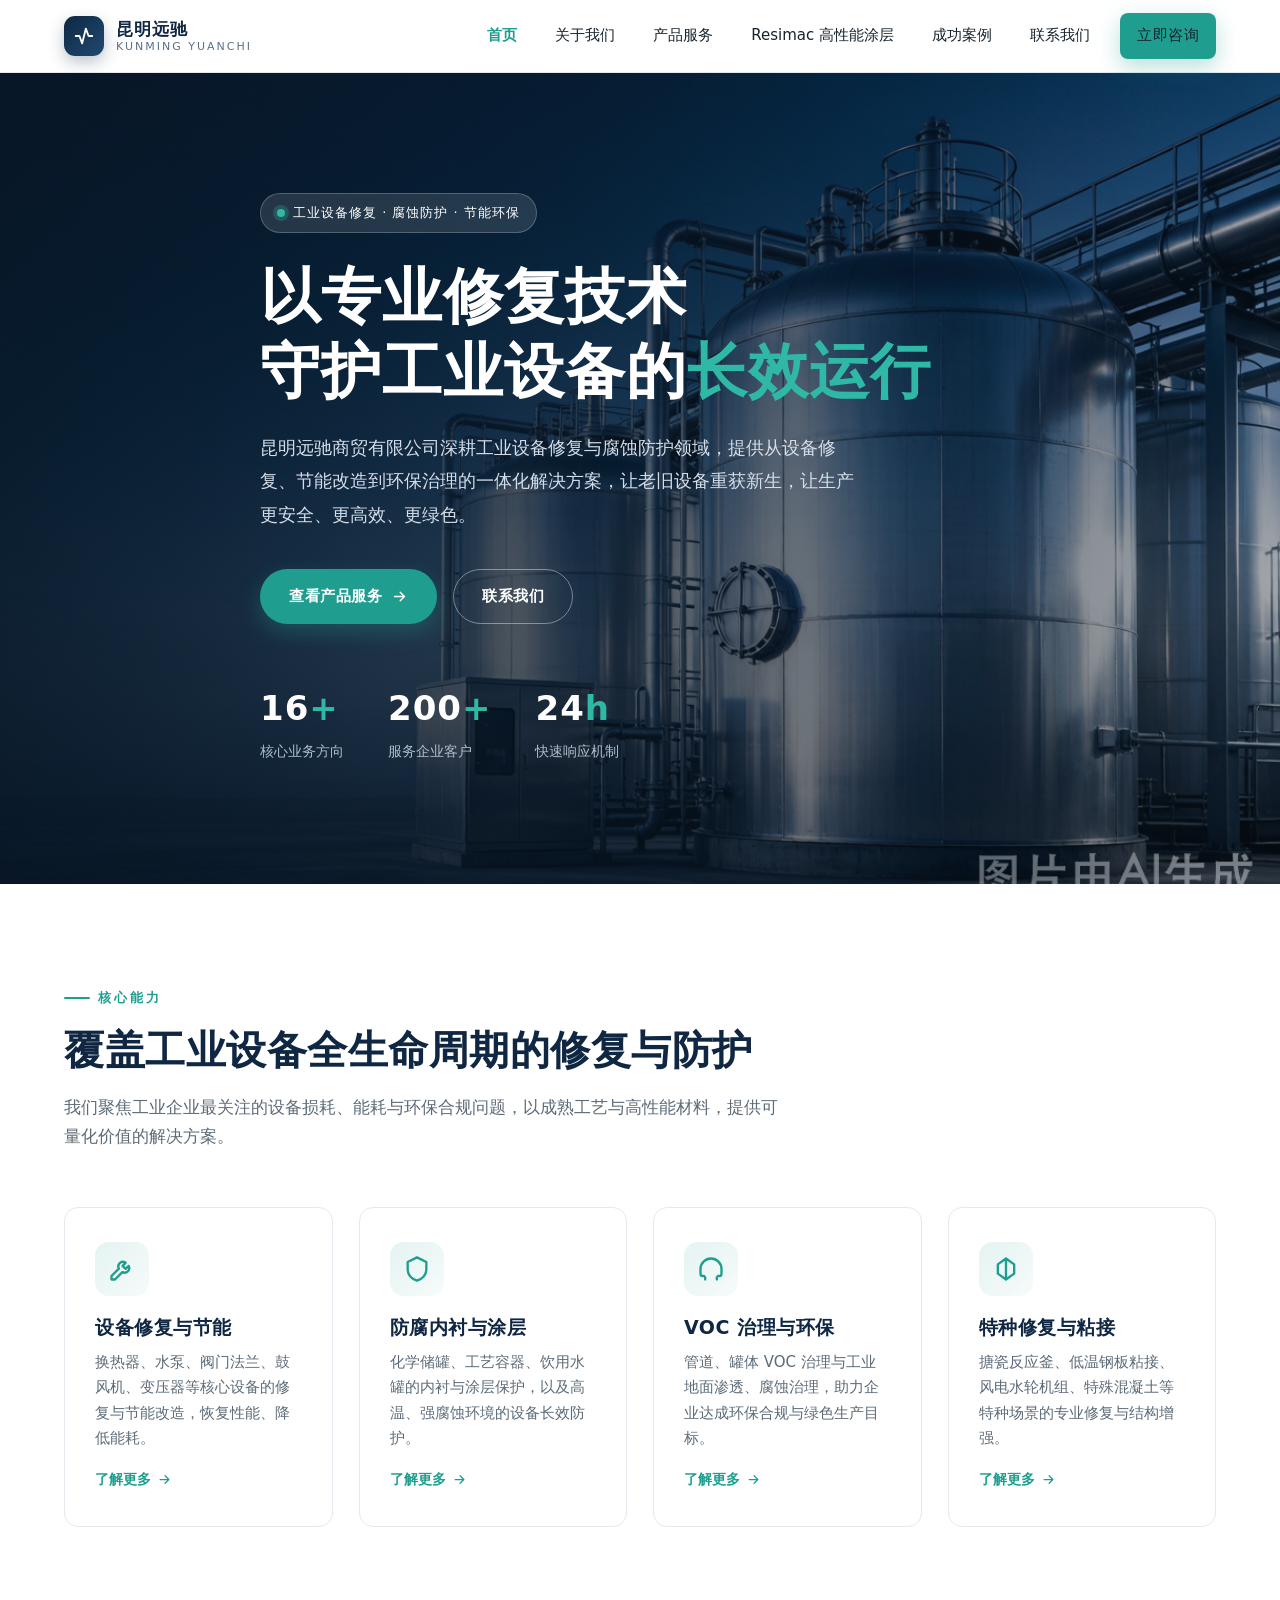
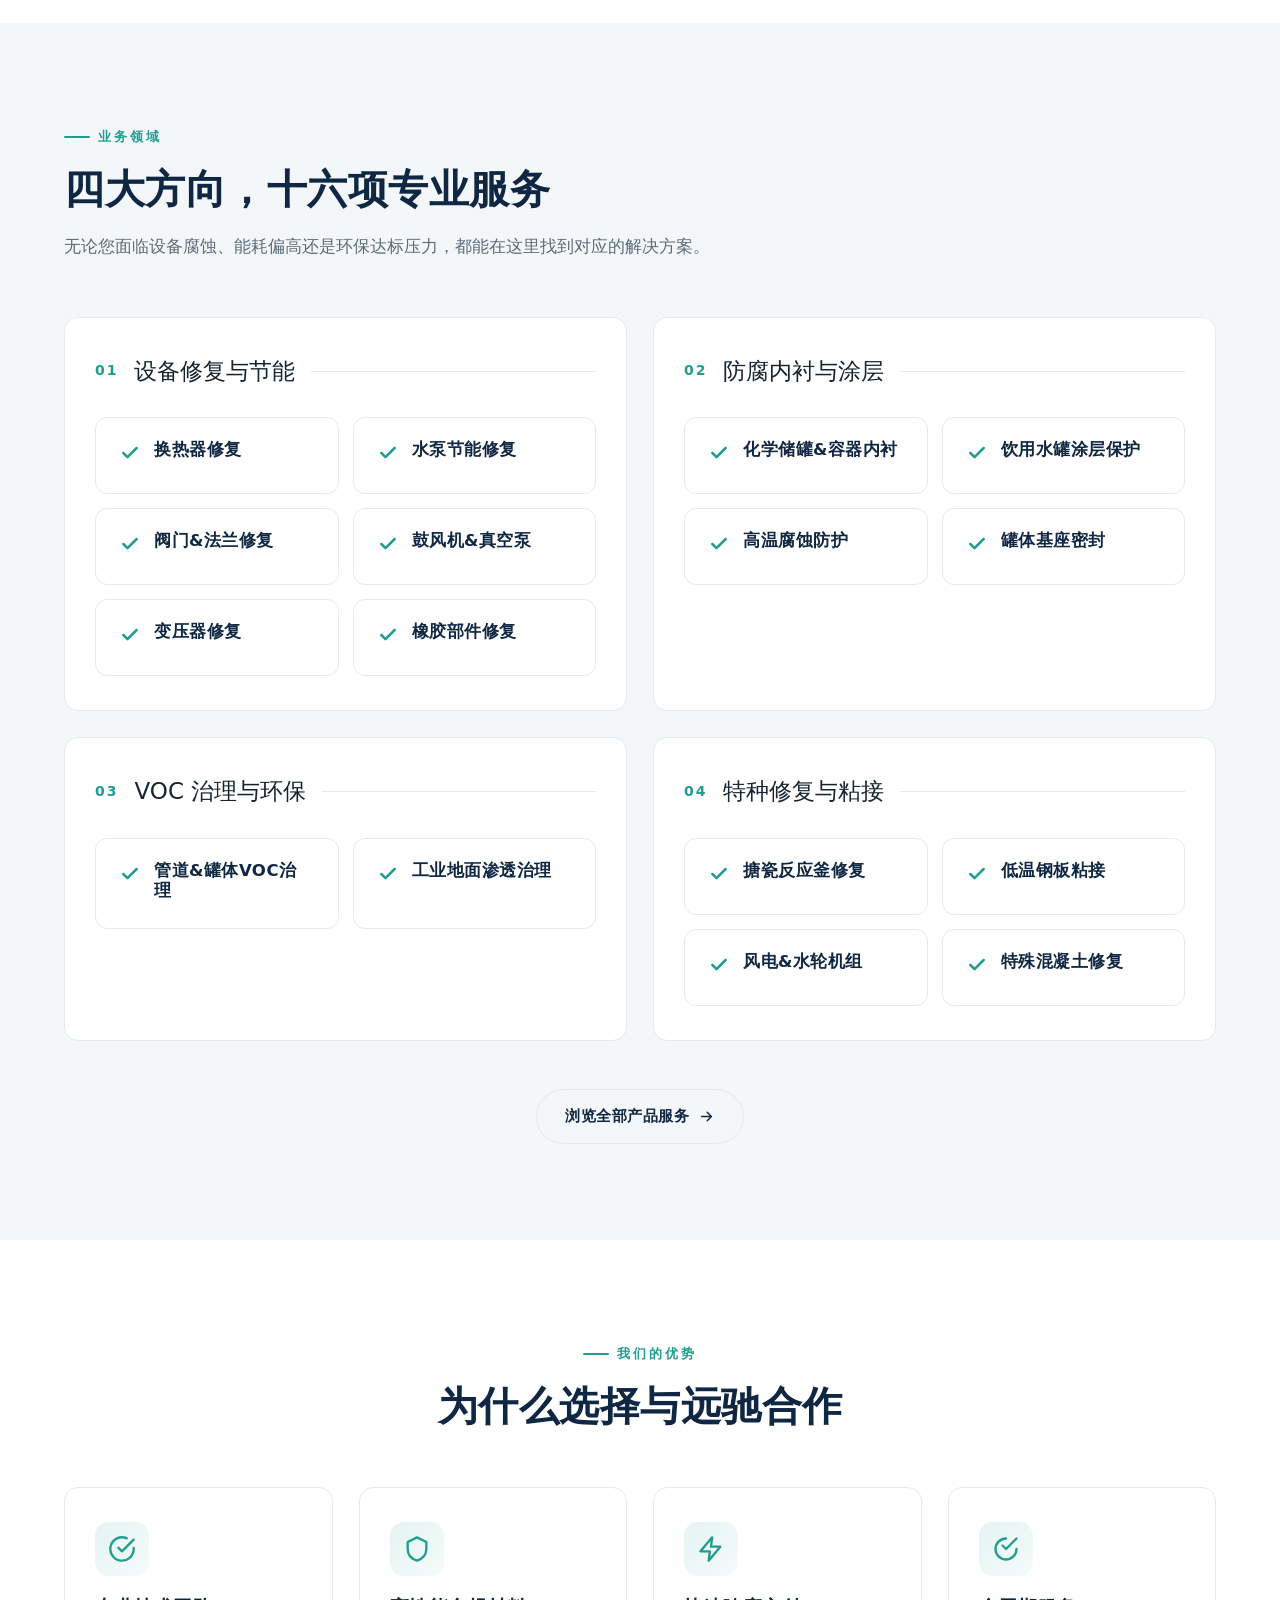
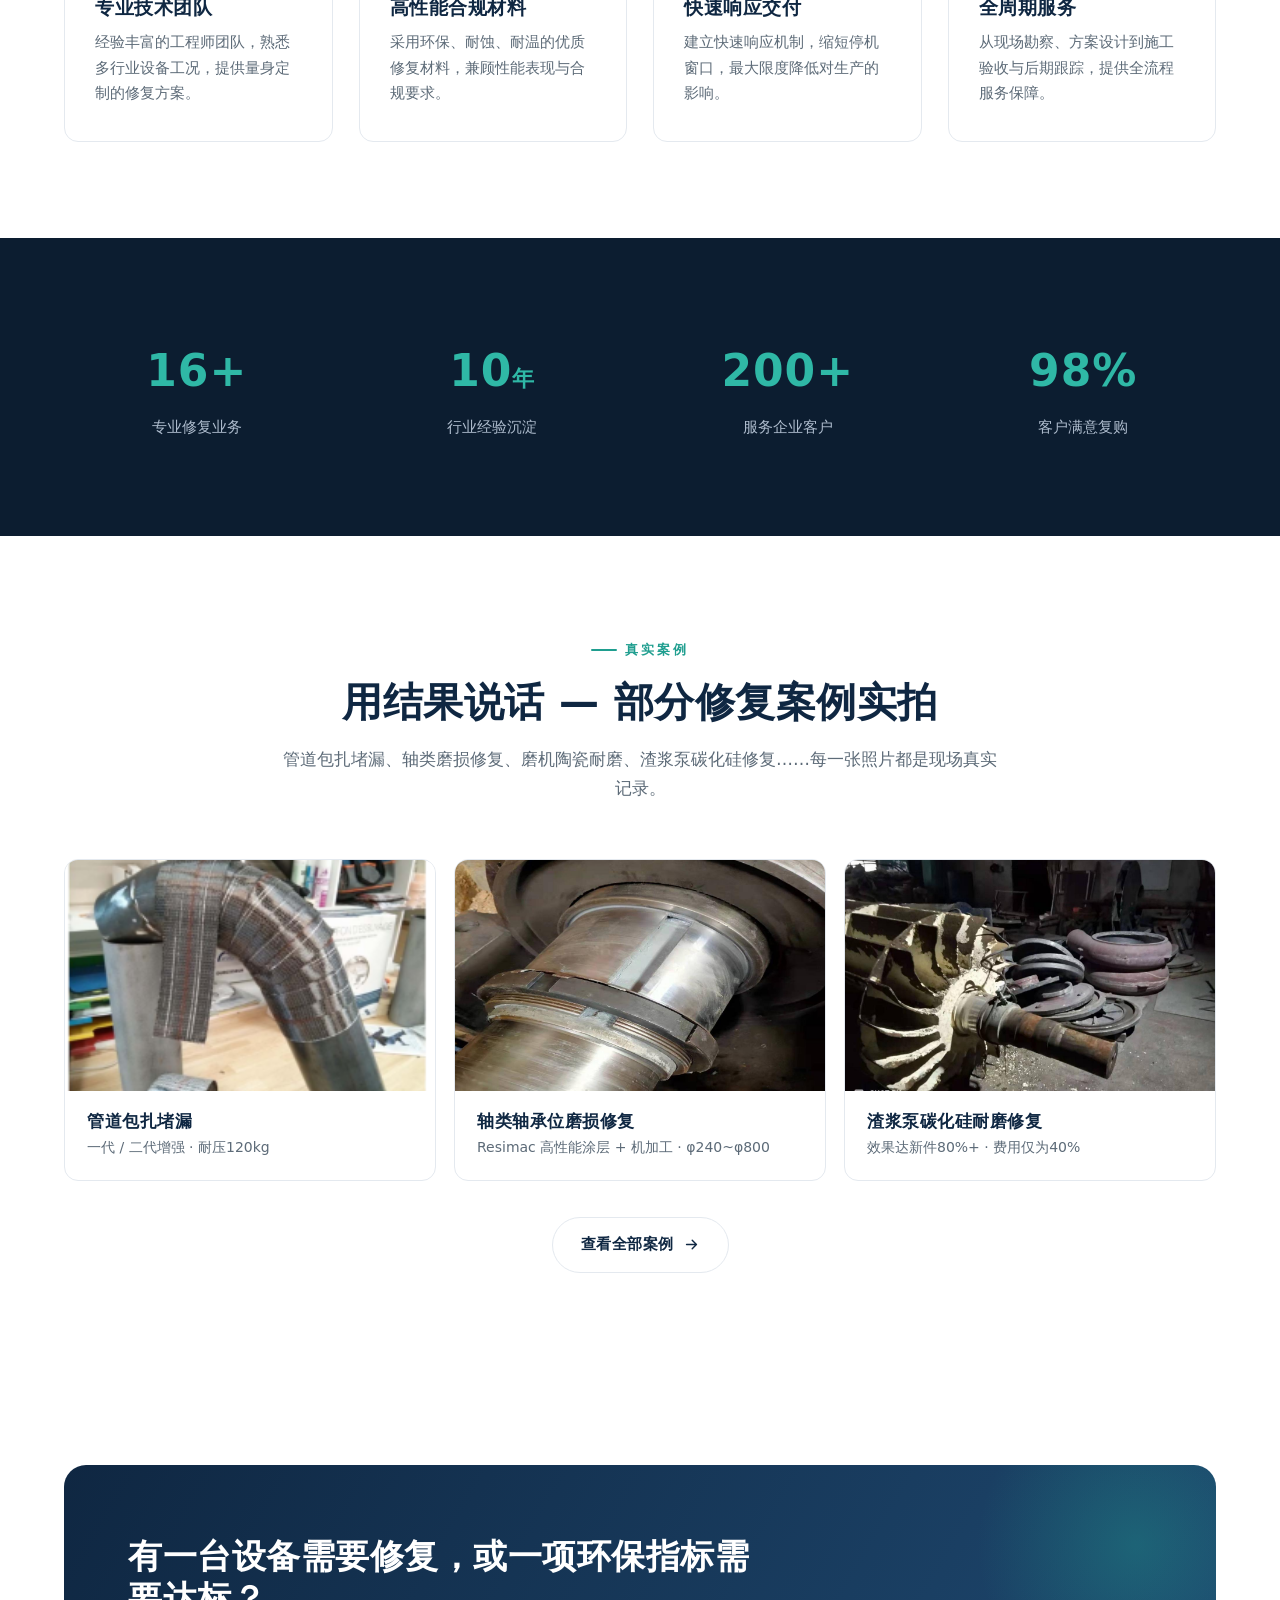
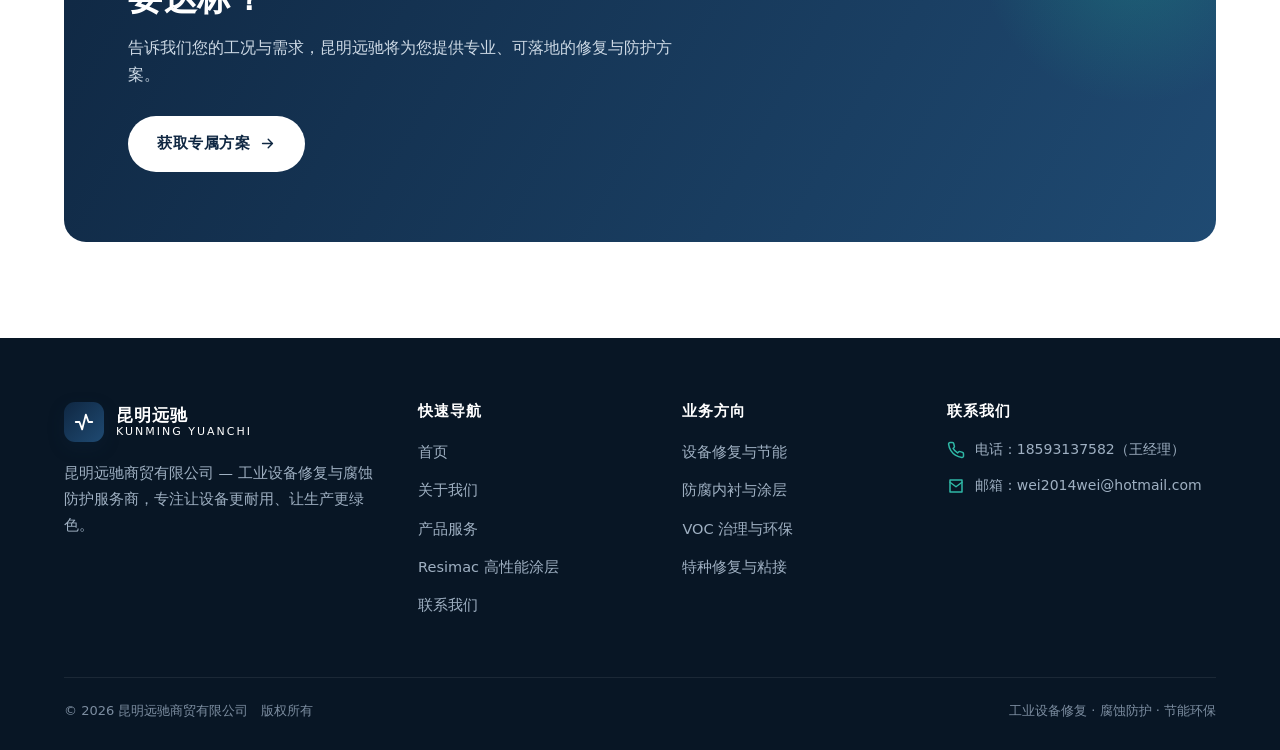
<file: index.html>
<!DOCTYPE html>
<html lang="zh-CN">
<head>
  <meta charset="UTF-8" />
  <meta name="viewport" content="width=device-width, initial-scale=1.0" />
  <title>昆明远驰商贸有限公司 · 工业设备修复与腐蚀防护专家</title>
  <meta name="description" content="昆明远驰商贸有限公司专注于换热器修复、水泵节能修复、化学储罐内衬、VOC治理、搪瓷反应釜修复等工业设备修复与腐蚀防护服务。" />
  <link rel="stylesheet" href="assets/css/style.css" />
</head>
<body>

  <!-- ===== Header ===== -->
  <header class="header">
    <div class="container nav">
      <a class="brand" href="index.html" aria-label="昆明远驰商贸有限公司">
        <span class="brand__mark">
          <svg viewBox="0 0 24 24" fill="none" stroke="currentColor" stroke-width="2" stroke-linecap="round" stroke-linejoin="round"><path d="M3 12h4l3 8 4-16 3 8h4"/></svg>
        </span>
        <span class="brand__text">
          <span class="brand__name">昆明远驰</span>
          <span class="brand__sub">KUNMING YUANCHI</span>
        </span>
      </a>
      <nav class="nav__links" id="navLinks">
        <a href="index.html" class="active">首页</a>
        <a href="about.html">关于我们</a>
        <a href="products.html">产品服务</a>
                <a href="resimac.html">Resimac 高性能涂层</a>
        <a href="cases.html">成功案例</a>
        <a href="contact.html">联系我们</a>
        <a href="contact.html" class="btn btn--primary nav__cta">立即咨询</a>
      </nav>
      <button class="nav__toggle" id="navToggle" aria-label="菜单"><span></span><span></span><span></span></button>
    </div>
  </header>

  <!-- ===== Hero ===== -->
  <section class="hero">
    <div class="container hero__inner">
      <span class="hero__badge"><span class="dot"></span>工业设备修复 · 腐蚀防护 · 节能环保</span>
      <h1>以专业修复技术<br>守护工业设备的<span class="accent">长效运行</span></h1>
      <p class="hero__lead">昆明远驰商贸有限公司深耕工业设备修复与腐蚀防护领域，提供从设备修复、节能改造到环保治理的一体化解决方案，让老旧设备重获新生，让生产更安全、更高效、更绿色。</p>
      <div class="hero__actions">
        <a href="products.html" class="btn btn--primary">查看产品服务
          <svg viewBox="0 0 24 24" fill="none" stroke="currentColor" stroke-width="2" stroke-linecap="round" stroke-linejoin="round"><path d="M5 12h14M13 6l6 6-6 6"/></svg>
        </a>
        <a href="contact.html" class="btn btn--outline-light">联系我们</a>
      </div>
      <div class="hero__stats">
        <div class="hero__stat"><div class="num">16<span>+</span></div><div class="lbl">核心业务方向</div></div>
        <div class="hero__stat"><div class="num">200<span>+</span></div><div class="lbl">服务企业客户</div></div>
        <div class="hero__stat"><div class="num">24<span>h</span></div><div class="lbl">快速响应机制</div></div>
      </div>
    </div>
  </section>

  <!-- ===== 核心业务概览 ===== -->
  <section class="section">
    <div class="container">
      <div class="section-head reveal">
        <span class="eyebrow">核心能力</span>
        <h2 class="section-title">覆盖工业设备全生命周期的修复与防护</h2>
        <p class="section-desc">我们聚焦工业企业最关注的设备损耗、能耗与环保合规问题，以成熟工艺与高性能材料，提供可量化价值的解决方案。</p>
      </div>
      <div class="grid grid--4">
        <article class="card feature reveal">
          <div class="feature__icon"><svg viewBox="0 0 24 24" fill="none" stroke="currentColor" stroke-width="2" stroke-linecap="round" stroke-linejoin="round"><path d="M14.7 6.3a4 4 0 0 0-5.4 5.4L3 18v3h3l6.3-6.3a4 4 0 0 0 5.4-5.4l-2.6 2.6-2.6-2.6 2.6-2.6z"/></svg></div>
          <h3>设备修复与节能</h3>
          <p>换热器、水泵、阀门法兰、鼓风机、变压器等核心设备的修复与节能改造，恢复性能、降低能耗。</p>
          <a class="more" href="products.html">了解更多 <svg viewBox="0 0 24 24" fill="none" stroke="currentColor" stroke-width="2" stroke-linecap="round" stroke-linejoin="round"><path d="M5 12h14M13 6l6 6-6 6"/></svg></a>
        </article>
        <article class="card feature reveal">
          <div class="feature__icon"><svg viewBox="0 0 24 24" fill="none" stroke="currentColor" stroke-width="2" stroke-linecap="round" stroke-linejoin="round"><path d="M12 2l8 4v6c0 5-3.5 8.5-8 10-4.5-1.5-8-5-8-10V6l8-4z"/></svg></div>
          <h3>防腐内衬与涂层</h3>
          <p>化学储罐、工艺容器、饮用水罐的内衬与涂层保护，以及高温、强腐蚀环境的设备长效防护。</p>
          <a class="more" href="products.html">了解更多 <svg viewBox="0 0 24 24" fill="none" stroke="currentColor" stroke-width="2" stroke-linecap="round" stroke-linejoin="round"><path d="M5 12h14M13 6l6 6-6 6"/></svg></a>
        </article>
        <article class="card feature reveal">
          <div class="feature__icon"><svg viewBox="0 0 24 24" fill="none" stroke="currentColor" stroke-width="2" stroke-linecap="round" stroke-linejoin="round"><path d="M3 12a9 9 0 0 1 18 0M3 12v4a2 2 0 0 0 2 2h1M21 12v4a2 2 0 0 1-2 2h-1M7 19v2M17 19v2"/></svg></div>
          <h3>VOC 治理与环保</h3>
          <p>管道、罐体 VOC 治理与工业地面渗透、腐蚀治理，助力企业达成环保合规与绿色生产目标。</p>
          <a class="more" href="products.html">了解更多 <svg viewBox="0 0 24 24" fill="none" stroke="currentColor" stroke-width="2" stroke-linecap="round" stroke-linejoin="round"><path d="M5 12h14M13 6l6 6-6 6"/></svg></a>
        </article>
        <article class="card feature reveal">
          <div class="feature__icon"><svg viewBox="0 0 24 24" fill="none" stroke="currentColor" stroke-width="2" stroke-linecap="round" stroke-linejoin="round"><path d="M12 3v18M5 8l7-5 7 5M5 8v8l7 5 7-5V8"/></svg></div>
          <h3>特种修复与粘接</h3>
          <p>搪瓷反应釜、低温钢板粘接、风电水轮机组、特殊混凝土等特种场景的专业修复与结构增强。</p>
          <a class="more" href="products.html">了解更多 <svg viewBox="0 0 24 24" fill="none" stroke="currentColor" stroke-width="2" stroke-linecap="round" stroke-linejoin="round"><path d="M5 12h14M13 6l6 6-6 6"/></svg></a>
        </article>
      </div>
    </div>
  </section>

  <!-- ===== 业务领域预览 ===== -->
  <section class="section section--soft">
    <div class="container">
      <div class="section-head reveal">
        <span class="eyebrow">业务领域</span>
        <h2 class="section-title">四大方向，十六项专业服务</h2>
        <p class="section-desc">无论您面临设备腐蚀、能耗偏高还是环保达标压力，都能在这里找到对应的解决方案。</p>
      </div>
      <div class="grid grid--2">
        <div class="card reveal">
          <div class="svc-cat__head"><span class="svc-cat__no">01</span><span class="svc-cat__title">设备修复与节能</span><span class="svc-cat__line"></span></div>
          <ul class="grid grid--2" style="gap:14px">
            <li class="biz"><span class="biz__tick"><svg viewBox="0 0 24 24" fill="none" stroke="currentColor" stroke-width="3" stroke-linecap="round" stroke-linejoin="round"><path d="M20 6 9 17l-5-5"/></svg></span><div><h4>换热器修复</h4></div></li>
            <li class="biz"><span class="biz__tick"><svg viewBox="0 0 24 24" fill="none" stroke="currentColor" stroke-width="3" stroke-linecap="round" stroke-linejoin="round"><path d="M20 6 9 17l-5-5"/></svg></span><div><h4>水泵节能修复</h4></div></li>
            <li class="biz"><span class="biz__tick"><svg viewBox="0 0 24 24" fill="none" stroke="currentColor" stroke-width="3" stroke-linecap="round" stroke-linejoin="round"><path d="M20 6 9 17l-5-5"/></svg></span><div><h4>阀门&法兰修复</h4></div></li>
            <li class="biz"><span class="biz__tick"><svg viewBox="0 0 24 24" fill="none" stroke="currentColor" stroke-width="3" stroke-linecap="round" stroke-linejoin="round"><path d="M20 6 9 17l-5-5"/></svg></span><div><h4>鼓风机&真空泵</h4></div></li>
            <li class="biz"><span class="biz__tick"><svg viewBox="0 0 24 24" fill="none" stroke="currentColor" stroke-width="3" stroke-linecap="round" stroke-linejoin="round"><path d="M20 6 9 17l-5-5"/></svg></span><div><h4>变压器修复</h4></div></li>
            <li class="biz"><span class="biz__tick"><svg viewBox="0 0 24 24" fill="none" stroke="currentColor" stroke-width="3" stroke-linecap="round" stroke-linejoin="round"><path d="M20 6 9 17l-5-5"/></svg></span><div><h4>橡胶部件修复</h4></div></li>
          </ul>
        </div>
        <div class="card reveal">
          <div class="svc-cat__head"><span class="svc-cat__no">02</span><span class="svc-cat__title">防腐内衬与涂层</span><span class="svc-cat__line"></span></div>
          <ul class="grid grid--2" style="gap:14px">
            <li class="biz"><span class="biz__tick"><svg viewBox="0 0 24 24" fill="none" stroke="currentColor" stroke-width="3" stroke-linecap="round" stroke-linejoin="round"><path d="M20 6 9 17l-5-5"/></svg></span><div><h4>化学储罐&容器内衬</h4></div></li>
            <li class="biz"><span class="biz__tick"><svg viewBox="0 0 24 24" fill="none" stroke="currentColor" stroke-width="3" stroke-linecap="round" stroke-linejoin="round"><path d="M20 6 9 17l-5-5"/></svg></span><div><h4>饮用水罐涂层保护</h4></div></li>
            <li class="biz"><span class="biz__tick"><svg viewBox="0 0 24 24" fill="none" stroke="currentColor" stroke-width="3" stroke-linecap="round" stroke-linejoin="round"><path d="M20 6 9 17l-5-5"/></svg></span><div><h4>高温腐蚀防护</h4></div></li>
            <li class="biz"><span class="biz__tick"><svg viewBox="0 0 24 24" fill="none" stroke="currentColor" stroke-width="3" stroke-linecap="round" stroke-linejoin="round"><path d="M20 6 9 17l-5-5"/></svg></span><div><h4>罐体基座密封</h4></div></li>
          </ul>
        </div>
        <div class="card reveal">
          <div class="svc-cat__head"><span class="svc-cat__no">03</span><span class="svc-cat__title">VOC 治理与环保</span><span class="svc-cat__line"></span></div>
          <ul class="grid grid--2" style="gap:14px">
            <li class="biz"><span class="biz__tick"><svg viewBox="0 0 24 24" fill="none" stroke="currentColor" stroke-width="3" stroke-linecap="round" stroke-linejoin="round"><path d="M20 6 9 17l-5-5"/></svg></span><div><h4>管道&罐体VOC治理</h4></div></li>
            <li class="biz"><span class="biz__tick"><svg viewBox="0 0 24 24" fill="none" stroke="currentColor" stroke-width="3" stroke-linecap="round" stroke-linejoin="round"><path d="M20 6 9 17l-5-5"/></svg></span><div><h4>工业地面渗透治理</h4></div></li>
          </ul>
        </div>
        <div class="card reveal">
          <div class="svc-cat__head"><span class="svc-cat__no">04</span><span class="svc-cat__title">特种修复与粘接</span><span class="svc-cat__line"></span></div>
          <ul class="grid grid--2" style="gap:14px">
            <li class="biz"><span class="biz__tick"><svg viewBox="0 0 24 24" fill="none" stroke="currentColor" stroke-width="3" stroke-linecap="round" stroke-linejoin="round"><path d="M20 6 9 17l-5-5"/></svg></span><div><h4>搪瓷反应釜修复</h4></div></li>
            <li class="biz"><span class="biz__tick"><svg viewBox="0 0 24 24" fill="none" stroke="currentColor" stroke-width="3" stroke-linecap="round" stroke-linejoin="round"><path d="M20 6 9 17l-5-5"/></svg></span><div><h4>低温钢板粘接</h4></div></li>
            <li class="biz"><span class="biz__tick"><svg viewBox="0 0 24 24" fill="none" stroke="currentColor" stroke-width="3" stroke-linecap="round" stroke-linejoin="round"><path d="M20 6 9 17l-5-5"/></svg></span><div><h4>风电&水轮机组</h4></div></li>
            <li class="biz"><span class="biz__tick"><svg viewBox="0 0 24 24" fill="none" stroke="currentColor" stroke-width="3" stroke-linecap="round" stroke-linejoin="round"><path d="M20 6 9 17l-5-5"/></svg></span><div><h4>特殊混凝土修复</h4></div></li>
          </ul>
        </div>
      </div>
      <div style="text-align:center;margin-top:48px" class="reveal">
        <a href="products.html" class="btn btn--ghost">浏览全部产品服务
          <svg viewBox="0 0 24 24" fill="none" stroke="currentColor" stroke-width="2" stroke-linecap="round" stroke-linejoin="round"><path d="M5 12h14M13 6l6 6-6 6"/></svg>
        </a>
      </div>
    </div>
  </section>

  <!-- ===== 为什么选择我们 ===== -->
  <section class="section">
    <div class="container">
      <div class="section-head center reveal">
        <span class="eyebrow">我们的优势</span>
        <h2 class="section-title">为什么选择与远驰合作</h2>
      </div>
      <div class="grid grid--4">
        <article class="card feature reveal">
          <div class="feature__icon"><svg viewBox="0 0 24 24" fill="none" stroke="currentColor" stroke-width="2" stroke-linecap="round" stroke-linejoin="round"><path d="M22 11.08V12a10 10 0 1 1-5.93-9.14M22 4 12 14.01l-3-3"/></svg></div>
          <h3>专业技术团队</h3>
          <p>经验丰富的工程师团队，熟悉多行业设备工况，提供量身定制的修复方案。</p>
        </article>
        <article class="card feature reveal">
          <div class="feature__icon"><svg viewBox="0 0 24 24" fill="none" stroke="currentColor" stroke-width="2" stroke-linecap="round" stroke-linejoin="round"><path d="M12 2 4 6v6c0 5 3.5 8.5 8 10 4.5-1.5 8-5 8-10V6l-8-4z"/></svg></div>
          <h3>高性能合规材料</h3>
          <p>采用环保、耐蚀、耐温的优质修复材料，兼顾性能表现与合规要求。</p>
        </article>
        <article class="card feature reveal">
          <div class="feature__icon"><svg viewBox="0 0 24 24" fill="none" stroke="currentColor" stroke-width="2" stroke-linecap="round" stroke-linejoin="round"><path d="M13 2 3 14h8l-1 8 10-12h-8l1-8z"/></svg></div>
          <h3>快速响应交付</h3>
          <p>建立快速响应机制，缩短停机窗口，最大限度降低对生产的影响。</p>
        </article>
        <article class="card feature reveal">
          <div class="feature__icon"><svg viewBox="0 0 24 24" fill="none" stroke="currentColor" stroke-width="2" stroke-linecap="round" stroke-linejoin="round"><path d="M21 12a9 9 0 1 1-9-9M21 3l-9 9-3-3"/></svg></div>
          <h3>全周期服务</h3>
          <p>从现场勘察、方案设计到施工验收与后期跟踪，提供全流程服务保障。</p>
        </article>
      </div>
    </div>
  </section>

  <!-- ===== 数据 band ===== -->
  <section class="section section--dark">
    <div class="container">
      <div class="stats-band reveal">
        <div><div class="num">16+</div><div class="lbl">专业修复业务</div></div>
        <div><div class="num">10<span style="font-size:22px">年</span></div><div class="lbl">行业经验沉淀</div></div>
        <div><div class="num">200+</div><div class="lbl">服务企业客户</div></div>
        <div><div class="num">98%</div><div class="lbl">客户满意复购</div></div>
      </div>
    </div>
  </section>

  <!-- ===== 案例展示预览 ===== -->
  <section class="section">
    <div class="container">
      <div class="section-head center reveal">
        <span class="eyebrow">真实案例</span>
        <h2 class="section-title">用结果说话 — 部分修复案例实拍</h2>
        <p class="section-desc">管道包扎堵漏、轴类磨损修复、磨机陶瓷耐磨、渣浆泵碳化硅修复……每一张照片都是现场真实记录。</p>
      </div>
      <div class="grid grid--3 reveal" style="gap:18px">
        <a href="cases.html#c1" class="card" style="padding:0;overflow:hidden;display:block;border:1px solid var(--line);border-radius:var(--radius);transition:.25s var(--ease)">
          <img src="assets/img/cases/昆明远驰管道修复包扎2021_1.png" alt="管道包扎修复" style="width:100%;aspect-ratio:16/10;object-fit:cover" loading="lazy"/>
          <div style="padding:20px 22px"><h4 style="font-size:17px;margin-bottom:4px">管道包扎堵漏</h4><p style="font-size:14px;color:var(--muted)">一代 / 二代增强 · 耐压120kg</p></div>
        </a>
        <a href="cases.html#c3" class="card" style="padding:0;overflow:hidden;display:block;border:1px solid var(--line);border-radius:var(--radius);transition:.25s var(--ease)">
          <img src="assets/img/cases/昆明远驰轴修复2021_8_19.jpeg" alt="轴类修复" style="width:100%;aspect-ratio:16/10;object-fit:cover" loading="lazy"/>
          <div style="padding:20px 22px"><h4 style="font-size:17px;margin-bottom:4px">轴类轴承位磨损修复</h4><p style="font-size:14px;color:var(--muted)">Resimac 高性能涂层 + 机加工 · φ240~φ800</p></div>
        </a>
        <a href="cases.html#c6" class="card" style="padding:0;overflow:hidden;display:block;border:1px solid var(--line);border-radius:var(--radius);transition:.25s var(--ease)">
          <img src="assets/img/cases/昆明远驰渣浆泵_2_4.jpeg" alt="渣浆泵修复" style="width:100%;aspect-ratio:16/10;object-fit:cover" loading="lazy"/>
          <div style="padding:20px 22px"><h4 style="font-size:17px;margin-bottom:4px">渣浆泵碳化硅耐磨修复</h4><p style="font-size:14px;color:var(--muted)">效果达新件80%+ · 费用仅为40%</p></div>
        </a>
      </div>
      <div style="text-align:center;margin-top:36px" class="reveal">
        <a href="cases.html" class="btn btn--ghost">查看全部案例
          <svg viewBox="0 0 24 24" fill="none" stroke="currentColor" stroke-width="2" stroke-linecap="round" stroke-linejoin="round"><path d="M5 12h14M13 6l6 6-6 6"/></svg>
        </a>
      </div>
    </div>
  </section>

  <!-- ===== CTA ===== -->
  <section class="section">
    <div class="container">
      <div class="cta-band reveal">
        <h2>有一台设备需要修复，或一项环保指标需要达标？</h2>
        <p>告诉我们您的工况与需求，昆明远驰将为您提供专业、可落地的修复与防护方案。</p>
        <a href="contact.html" class="btn btn--light">获取专属方案
          <svg viewBox="0 0 24 24" fill="none" stroke="currentColor" stroke-width="2" stroke-linecap="round" stroke-linejoin="round"><path d="M5 12h14M13 6l6 6-6 6"/></svg>
        </a>
      </div>
    </div>
  </section>

  <!-- ===== Footer ===== -->
  <footer class="footer">
    <div class="container">
      <div class="footer-grid">
        <div>
          <a class="brand" href="index.html">
            <span class="brand__mark"><svg viewBox="0 0 24 24" fill="none" stroke="currentColor" stroke-width="2" stroke-linecap="round" stroke-linejoin="round"><path d="M3 12h4l3 8 4-16 3 8h4"/></svg></span>
            <span class="brand__text"><span class="brand__name">昆明远驰</span><span class="brand__sub">KUNMING YUANCHI</span></span>
          </a>
          <p class="footer__about">昆明远驰商贸有限公司 — 工业设备修复与腐蚀防护服务商，专注让设备更耐用、让生产更绿色。</p>
        </div>
        <div>
          <h4>快速导航</h4>
          <ul class="footer__links">
            <li><a href="index.html">首页</a></li>
            <li><a href="about.html">关于我们</a></li>
            <li><a href="products.html">产品服务</a></li>
            <li><a href="resimac.html">Resimac 高性能涂层</a></li>
            <li><a href="contact.html">联系我们</a></li>
          </ul>
        </div>
        <div>
          <h4>业务方向</h4>
          <ul class="footer__links">
            <li><a href="products.html">设备修复与节能</a></li>
            <li><a href="products.html">防腐内衬与涂层</a></li>
            <li><a href="products.html">VOC 治理与环保</a></li>
            <li><a href="products.html">特种修复与粘接</a></li>
          </ul>
        </div>
        <div>
          <h4>联系我们</h4>
          <ul class="footer__contact">
            <li><svg viewBox="0 0 24 24" fill="none" stroke="currentColor" stroke-width="2" stroke-linecap="round" stroke-linejoin="round"><path d="M22 16.92v3a2 2 0 0 1-2.18 2 19.8 19.8 0 0 1-8.63-3.07 19.5 19.5 0 0 1-6-6 19.8 19.8 0 0 1-3.07-8.67A2 2 0 0 1 4.11 2h3a2 2 0 0 1 2 1.72c.13.96.36 1.9.7 2.81a2 2 0 0 1-.45 2.11L8.09 9.91a16 16 0 0 0 6 6l1.27-1.27a2 2 0 0 1 2.11-.45c.91.34 1.85.57 2.81.7A2 2 0 0 1 22 16.92z"/></svg><span>电话：18593137582（王经理）</span></li>
            <li><svg viewBox="0 0 24 24" fill="none" stroke="currentColor" stroke-width="2" stroke-linecap="round" stroke-linejoin="round"><path d="M4 4h16v16H4z"/><path d="m4 7 8 6 8-6"/></svg><span>邮箱：wei2014wei@hotmail.com</span></li>
          </ul>
        </div>
      </div>
      <div class="footer__bottom">
        <span>© <span id="year">2026</span> 昆明远驰商贸有限公司　版权所有</span>
        <span>工业设备修复 · 腐蚀防护 · 节能环保</span>
      </div>
    </div>
  </footer>

  <script src="assets/js/main.js"></script>
</body>
</html>
</file>
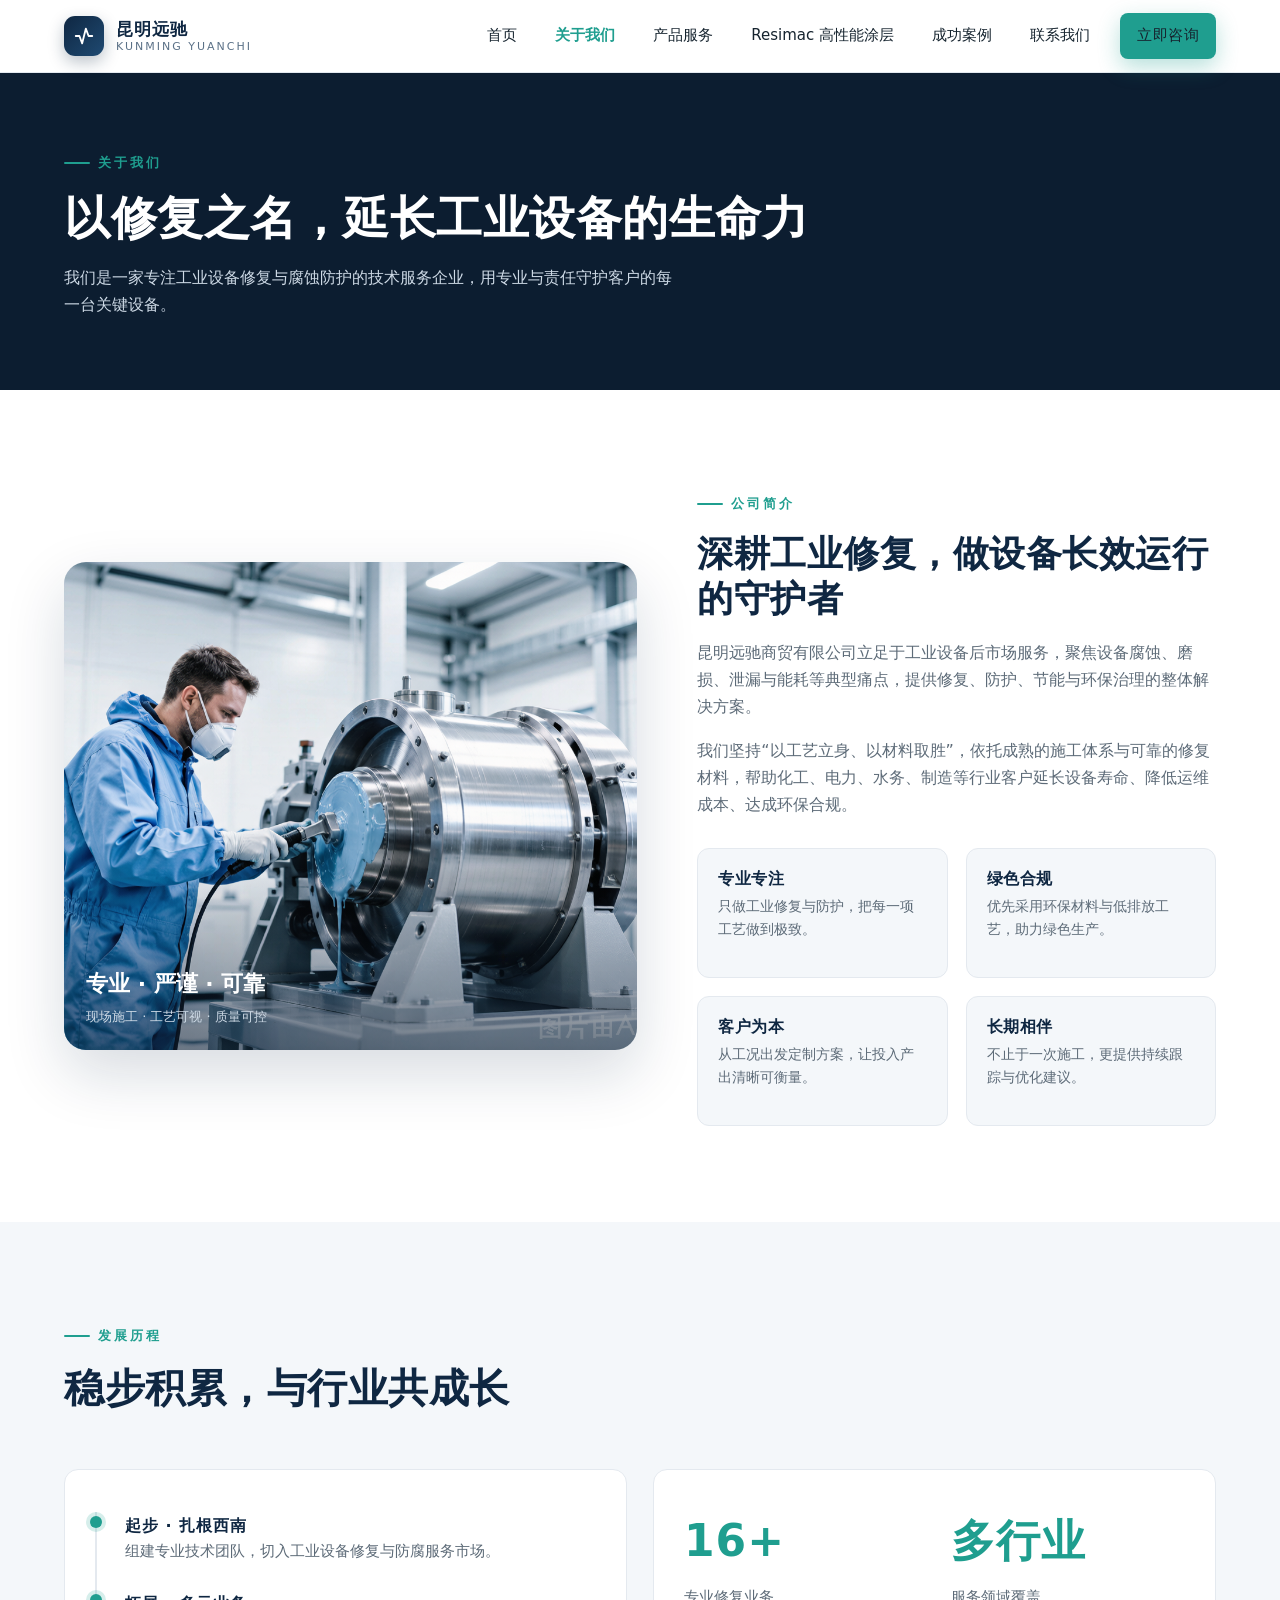
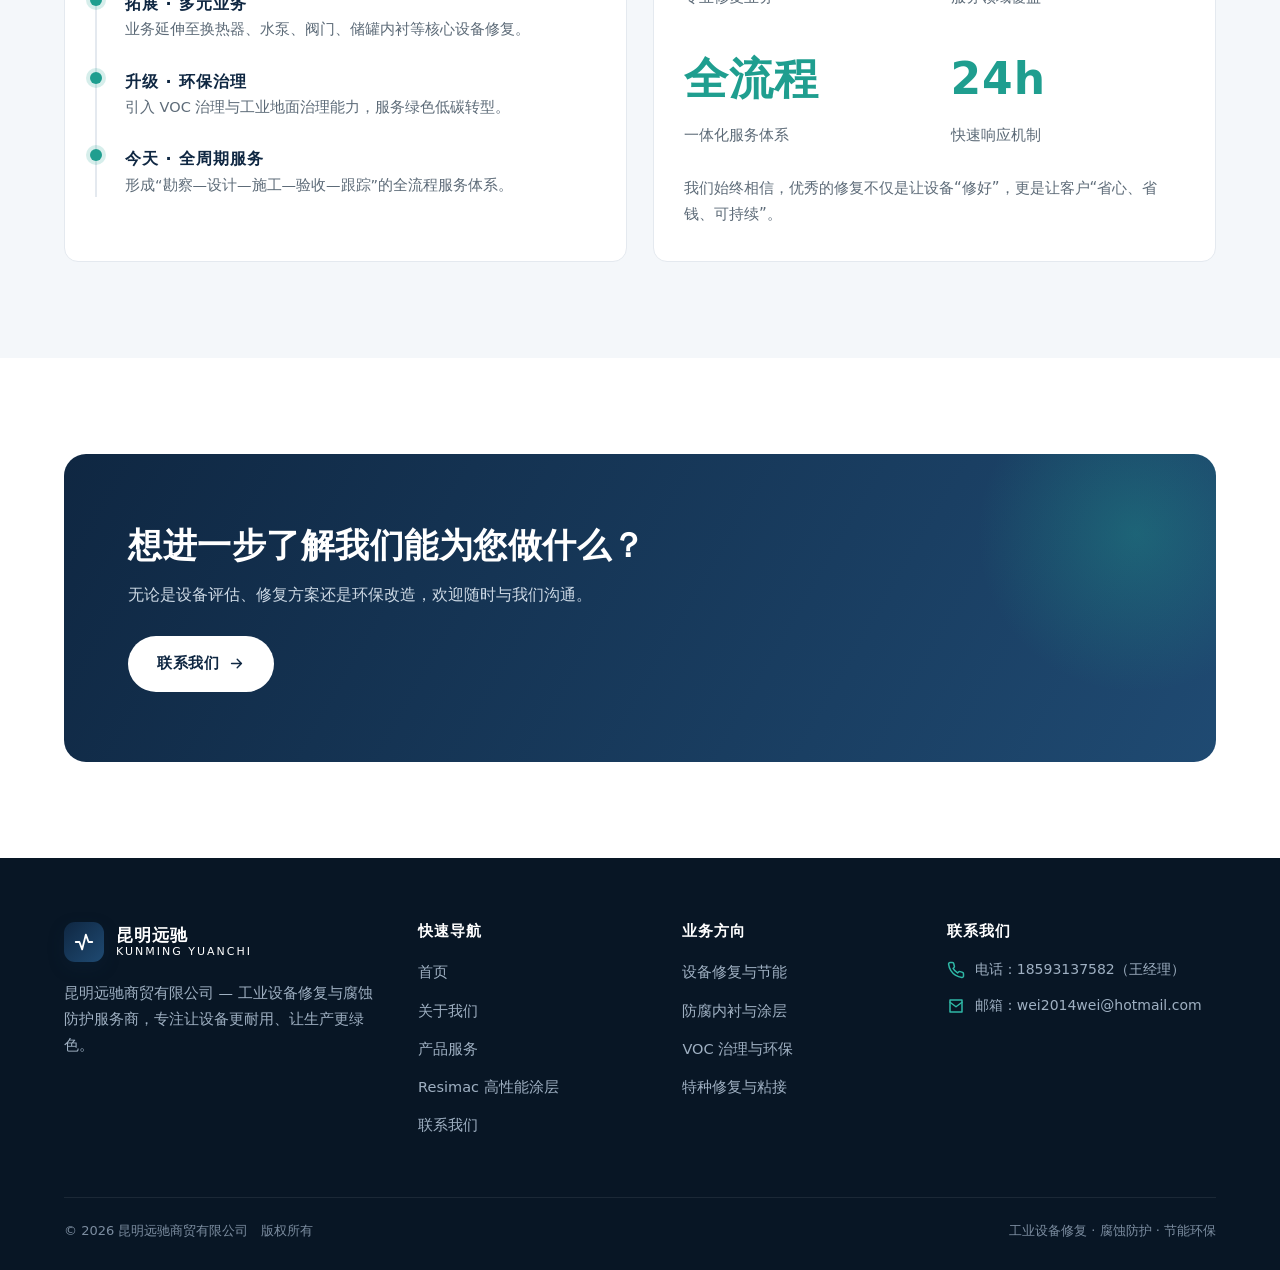
<file: about.html>
<!DOCTYPE html>
<html lang="zh-CN">
<head>
  <meta charset="UTF-8" />
  <meta name="viewport" content="width=device-width, initial-scale=1.0" />
  <title>关于我们 · 昆明远驰商贸有限公司</title>
  <meta name="description" content="了解昆明远驰商贸有限公司的发展历程、企业理念与专业优势。" />
  <link rel="stylesheet" href="assets/css/style.css" />
</head>
<body>

  <header class="header">
    <div class="container nav">
      <a class="brand" href="index.html" aria-label="昆明远驰商贸有限公司">
        <span class="brand__mark"><svg viewBox="0 0 24 24" fill="none" stroke="currentColor" stroke-width="2" stroke-linecap="round" stroke-linejoin="round"><path d="M3 12h4l3 8 4-16 3 8h4"/></svg></span>
        <span class="brand__text"><span class="brand__name">昆明远驰</span><span class="brand__sub">KUNMING YUANCHI</span></span>
      </a>
      <nav class="nav__links" id="navLinks">
        <a href="index.html">首页</a>
        <a href="about.html" class="active">关于我们</a>
        <a href="products.html">产品服务</a>
                <a href="resimac.html">Resimac 高性能涂层</a>
        <a href="cases.html">成功案例</a>
        <a href="contact.html">联系我们</a>
        <a href="contact.html" class="btn btn--primary nav__cta">立即咨询</a>
      </nav>
      <button class="nav__toggle" id="navToggle" aria-label="菜单"><span></span><span></span><span></span></button>
    </div>
  </header>

  <!-- Page hero -->
  <section class="section section--dark" style="padding:72px 0">
    <div class="container">
      <span class="eyebrow">关于我们</span>
      <h1 style="color:#fff;font-size:clamp(28px,4vw,46px);max-width:760px">以修复之名，延长工业设备的生命力</h1>
      <p style="color:#cdd9e5;margin-top:16px;max-width:620px">我们是一家专注工业设备修复与腐蚀防护的技术服务企业，用专业与责任守护客户的每一台关键设备。</p>
    </div>
  </section>

  <!-- About intro -->
  <section class="section">
    <div class="container about-grid">
      <div class="about-media reveal">
        <img src="assets/img/about.png" alt="工业设备修复现场" />
        <div class="about-media__tag"><strong>专业 · 严谨 · 可靠</strong><span>现场施工 · 工艺可视 · 质量可控</span></div>
      </div>
      <div class="about-text reveal">
        <span class="eyebrow">公司简介</span>
        <h2>深耕工业修复，做设备长效运行的守护者</h2>
        <p>昆明远驰商贸有限公司立足于工业设备后市场服务，聚焦设备腐蚀、磨损、泄漏与能耗等典型痛点，提供修复、防护、节能与环保治理的整体解决方案。</p>
        <p>我们坚持“以工艺立身、以材料取胜”，依托成熟的施工体系与可靠的修复材料，帮助化工、电力、水务、制造等行业客户延长设备寿命、降低运维成本、达成环保合规。</p>
        <div class="about-values">
          <div class="value"><h4>专业专注</h4><p>只做工业修复与防护，把每一项工艺做到极致。</p></div>
          <div class="value"><h4>绿色合规</h4><p>优先采用环保材料与低排放工艺，助力绿色生产。</p></div>
          <div class="value"><h4>客户为本</h4><p>从工况出发定制方案，让投入产出清晰可衡量。</p></div>
          <div class="value"><h4>长期相伴</h4><p>不止于一次施工，更提供持续跟踪与优化建议。</p></div>
        </div>
      </div>
    </div>
  </section>

  <!-- Timeline -->
  <section class="section section--soft">
    <div class="container">
      <div class="section-head reveal">
        <span class="eyebrow">发展历程</span>
        <h2 class="section-title">稳步积累，与行业共成长</h2>
      </div>
      <div class="grid grid--2">
        <div class="card reveal">
          <ul class="timeline">
            <li><div class="yr">起步 · 扎根西南</div><p>组建专业技术团队，切入工业设备修复与防腐服务市场。</p></li>
            <li><div class="yr">拓展 · 多元业务</div><p>业务延伸至换热器、水泵、阀门、储罐内衬等核心设备修复。</p></li>
            <li><div class="yr">升级 · 环保治理</div><p>引入 VOC 治理与工业地面治理能力，服务绿色低碳转型。</p></li>
            <li><div class="yr">今天 · 全周期服务</div><p>形成“勘察—设计—施工—验收—跟踪”的全流程服务体系。</p></li>
          </ul>
        </div>
        <div class="card reveal">
          <div class="stats-band" style="grid-template-columns:1fr 1fr;gap:32px;text-align:left">
            <div><div class="num" style="color:var(--teal)">16+</div><div class="lbl" style="color:var(--muted)">专业修复业务</div></div>
            <div><div class="num" style="color:var(--teal)">多行业</div><div class="lbl" style="color:var(--muted)">服务领域覆盖</div></div>
            <div><div class="num" style="color:var(--teal)">全流程</div><div class="lbl" style="color:var(--muted)">一体化服务体系</div></div>
            <div><div class="num" style="color:var(--teal)">24h</div><div class="lbl" style="color:var(--muted)">快速响应机制</div></div>
          </div>
          <p style="margin-top:28px;color:var(--muted);font-size:15px">我们始终相信，优秀的修复不仅是让设备“修好”，更是让客户“省心、省钱、可持续”。</p>
        </div>
      </div>
    </div>
  </section>

  <!-- CTA -->
  <section class="section">
    <div class="container">
      <div class="cta-band reveal">
        <h2>想进一步了解我们能为您做什么？</h2>
        <p>无论是设备评估、修复方案还是环保改造，欢迎随时与我们沟通。</p>
        <a href="contact.html" class="btn btn--light">联系我们
          <svg viewBox="0 0 24 24" fill="none" stroke="currentColor" stroke-width="2" stroke-linecap="round" stroke-linejoin="round"><path d="M5 12h14M13 6l6 6-6 6"/></svg>
        </a>
      </div>
    </div>
  </section>

  <footer class="footer">
    <div class="container">
      <div class="footer-grid">
        <div>
          <a class="brand" href="index.html">
            <span class="brand__mark"><svg viewBox="0 0 24 24" fill="none" stroke="currentColor" stroke-width="2" stroke-linecap="round" stroke-linejoin="round"><path d="M3 12h4l3 8 4-16 3 8h4"/></svg></span>
            <span class="brand__text"><span class="brand__name">昆明远驰</span><span class="brand__sub">KUNMING YUANCHI</span></span>
          </a>
          <p class="footer__about">昆明远驰商贸有限公司 — 工业设备修复与腐蚀防护服务商，专注让设备更耐用、让生产更绿色。</p>
        </div>
        <div>
          <h4>快速导航</h4>
          <ul class="footer__links">
            <li><a href="index.html">首页</a></li>
            <li><a href="about.html">关于我们</a></li>
            <li><a href="products.html">产品服务</a></li>
            <li><a href="resimac.html">Resimac 高性能涂层</a></li>
            <li><a href="contact.html">联系我们</a></li>
          </ul>
        </div>
        <div>
          <h4>业务方向</h4>
          <ul class="footer__links">
            <li><a href="products.html">设备修复与节能</a></li>
            <li><a href="products.html">防腐内衬与涂层</a></li>
            <li><a href="products.html">VOC 治理与环保</a></li>
            <li><a href="products.html">特种修复与粘接</a></li>
          </ul>
        </div>
        <div>
          <h4>联系我们</h4>
          <ul class="footer__contact">
            <li><svg viewBox="0 0 24 24" fill="none" stroke="currentColor" stroke-width="2" stroke-linecap="round" stroke-linejoin="round"><path d="M22 16.92v3a2 2 0 0 1-2.18 2 19.8 19.8 0 0 1-8.63-3.07 19.5 19.5 0 0 1-6-6 19.8 19.8 0 0 1-3.07-8.67A2 2 0 0 1 4.11 2h3a2 2 0 0 1 2 1.72c.13.96.36 1.9.7 2.81a2 2 0 0 1-.45 2.11L8.09 9.91a16 16 0 0 0 6 6l1.27-1.27a2 2 0 0 1 2.11-.45c.91.34 1.85.57 2.81.7A2 2 0 0 1 22 16.92z"/></svg><span>电话：18593137582（王经理）</span></li>
            <li><svg viewBox="0 0 24 24" fill="none" stroke="currentColor" stroke-width="2" stroke-linecap="round" stroke-linejoin="round"><path d="M4 4h16v16H4z"/><path d="m4 7 8 6 8-6"/></svg><span>邮箱：wei2014wei@hotmail.com</span></li>
          </ul>
        </div>
      </div>
      <div class="footer__bottom">
        <span>© <span id="year">2026</span> 昆明远驰商贸有限公司　版权所有</span>
        <span>工业设备修复 · 腐蚀防护 · 节能环保</span>
      </div>
    </div>
  </footer>

  <script src="assets/js/main.js"></script>
</body>
</html>
</file>
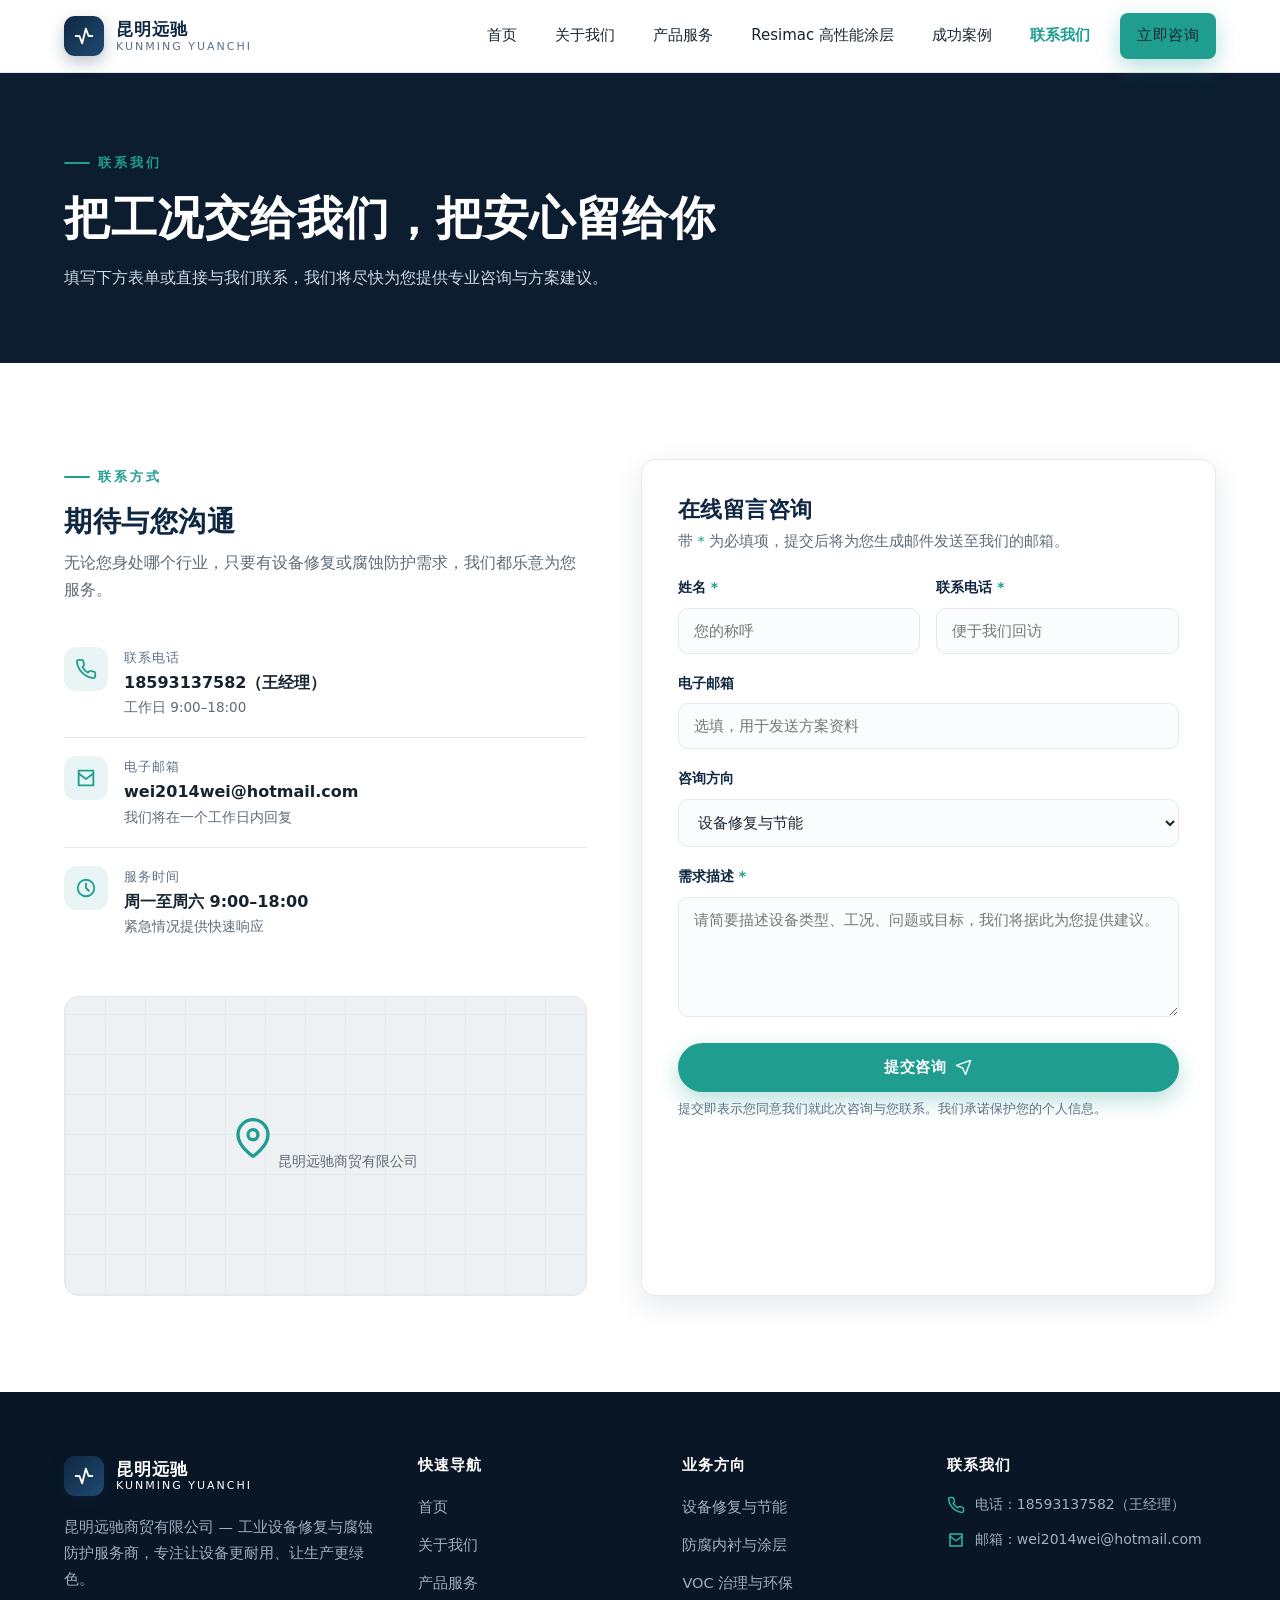
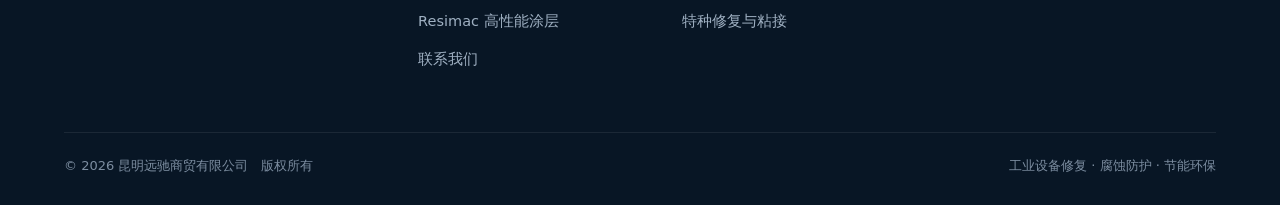
<file: contact.html>
<!DOCTYPE html>
<html lang="zh-CN">
<head>
  <meta charset="UTF-8" />
  <meta name="viewport" content="width=device-width, initial-scale=1.0" />
  <title>联系我们 · 昆明远驰商贸有限公司</title>
  <meta name="description" content="联系昆明远驰商贸有限公司，获取工业设备修复与腐蚀防护的专属方案。" />
  <link rel="stylesheet" href="assets/css/style.css" />
</head>
<body>

  <header class="header">
    <div class="container nav">
      <a class="brand" href="index.html" aria-label="昆明远驰商贸有限公司">
        <span class="brand__mark"><svg viewBox="0 0 24 24" fill="none" stroke="currentColor" stroke-width="2" stroke-linecap="round" stroke-linejoin="round"><path d="M3 12h4l3 8 4-16 3 8h4"/></svg></span>
        <span class="brand__text"><span class="brand__name">昆明远驰</span><span class="brand__sub">KUNMING YUANCHI</span></span>
      </a>
      <nav class="nav__links" id="navLinks">
        <a href="index.html">首页</a>
        <a href="about.html">关于我们</a>
        <a href="products.html">产品服务</a>
                <a href="resimac.html">Resimac 高性能涂层</a>
        <a href="cases.html">成功案例</a>
        <a href="contact.html" class="active">联系我们</a>
        <a href="contact.html" class="btn btn--primary nav__cta">立即咨询</a>
      </nav>
      <button class="nav__toggle" id="navToggle" aria-label="菜单"><span></span><span></span><span></span></button>
    </div>
  </header>

  <section class="section section--dark" style="padding:72px 0">
    <div class="container">
      <span class="eyebrow">联系我们</span>
      <h1 style="color:#fff;font-size:clamp(28px,4vw,46px);max-width:820px">把工况交给我们，把安心留给你</h1>
      <p style="color:#cdd9e5;margin-top:16px;max-width:640px">填写下方表单或直接与我们联系，我们将尽快为您提供专业咨询与方案建议。</p>
    </div>
  </section>

  <section class="section">
    <div class="container">
      <div class="contact-grid">
        <!-- 左侧信息 -->
        <div class="reveal">
          <span class="eyebrow">联系方式</span>
          <h2 class="section-title" style="font-size:28px;margin-bottom:10px">期待与您沟通</h2>
          <p style="color:var(--muted);margin-bottom:26px">无论您身处哪个行业，只要有设备修复或腐蚀防护需求，我们都乐意为您服务。</p>
          <ul class="info-list">
            <li>
              <span class="ic"><svg viewBox="0 0 24 24" fill="none" stroke="currentColor" stroke-width="2" stroke-linecap="round" stroke-linejoin="round"><path d="M22 16.92v3a2 2 0 0 1-2.18 2 19.8 19.8 0 0 1-8.63-3.07 19.5 19.5 0 0 1-6-6 19.8 19.8 0 0 1-3.07-8.67A2 2 0 0 1 4.11 2h3a2 2 0 0 1 2 1.72c.13.96.36 1.9.7 2.81a2 2 0 0 1-.45 2.11L8.09 9.91a16 16 0 0 0 6 6l1.27-1.27a2 2 0 0 1 2.11-.45c.91.34 1.85.57 2.81.7A2 2 0 0 1 22 16.92z"/></svg></span>
              <div><div class="k">联系电话</div><div class="v">18593137582（王经理）<small>工作日 9:00–18:00</small></div></div>
            </li>
            <li>
              <span class="ic"><svg viewBox="0 0 24 24" fill="none" stroke="currentColor" stroke-width="2" stroke-linecap="round" stroke-linejoin="round"><path d="M4 4h16v16H4z"/><path d="m4 7 8 6 8-6"/></svg></span>
              <div><div class="k">电子邮箱</div><div class="v">wei2014wei@hotmail.com<small>我们将在一个工作日内回复</small></div></div>
            </li>
            <li>
              <span class="ic"><svg viewBox="0 0 24 24" fill="none" stroke="currentColor" stroke-width="2" stroke-linecap="round" stroke-linejoin="round"><circle cx="12" cy="12" r="9"/><path d="M12 7v5l3 3"/></svg></span>
              <div><div class="k">服务时间</div><div class="v">周一至周六 9:00–18:00<small>紧急情况提供快速响应</small></div></div>
            </li>
          </ul>

          <div class="map">
            <div class="map__pin">
              <svg viewBox="0 0 24 24" fill="none" stroke="currentColor" stroke-width="2" stroke-linecap="round" stroke-linejoin="round"><path d="M21 10c0 7-9 13-9 13s-9-6-9-13a9 9 0 0 1 18 0z"/><circle cx="12" cy="10" r="3"/></svg>
              <span>昆明远驰商贸有限公司</span>
            </div>
          </div>
        </div>

        <!-- 右侧表单 -->
        <div class="form reveal">
          <h3 style="font-size:22px;margin-bottom:6px">在线留言咨询</h3>
          <p style="color:var(--muted);font-size:14.5px;margin-bottom:22px">带 <span style="color:var(--teal)">*</span> 为必填项，提交后将为您生成邮件发送至我们的邮箱。</p>
          <form id="contactForm" novalidate>
            <div class="row">
              <div class="field">
                <label for="name">姓名 <span style="color:var(--teal)">*</span></label>
                <input type="text" id="name" name="name" placeholder="您的称呼" autocomplete="name" />
              </div>
              <div class="field">
                <label for="phone">联系电话 <span style="color:var(--teal)">*</span></label>
                <input type="tel" id="phone" name="phone" placeholder="便于我们回访" autocomplete="tel" />
              </div>
            </div>
            <div class="field">
              <label for="email">电子邮箱</label>
              <input type="email" id="email" name="email" placeholder="选填，用于发送方案资料" autocomplete="email" />
            </div>
            <div class="field">
              <label for="topic">咨询方向</label>
              <select id="topic" name="topic">
                <option value="设备修复与节能">设备修复与节能</option>
                <option value="防腐内衬与涂层">防腐内衬与涂层</option>
                <option value="VOC治理与环保">VOC 治理与环保</option>
                <option value="特种修复与粘接">特种修复与粘接</option>
                <option value="其他/综合咨询">其他 / 综合咨询</option>
              </select>
            </div>
            <div class="field">
              <label for="message">需求描述 <span style="color:var(--teal)">*</span></label>
              <textarea id="message" name="message" placeholder="请简要描述设备类型、工况、问题或目标，我们将据此为您提供建议。"></textarea>
            </div>
            <button type="submit" class="btn btn--primary" style="width:100%;justify-content:center">提交咨询
              <svg viewBox="0 0 24 24" fill="none" stroke="currentColor" stroke-width="2" stroke-linecap="round" stroke-linejoin="round"><path d="m22 2-7 20-4-9-9-4 20-7z"/></svg>
            </button>
            <p class="form__note">提交即表示您同意我们就此次咨询与您联系。我们承诺保护您的个人信息。</p>
            <div class="form__ok" id="formOk"></div>
          </form>
        </div>
      </div>
    </div>
  </section>

  <footer class="footer">
    <div class="container">
      <div class="footer-grid">
        <div>
          <a class="brand" href="index.html">
            <span class="brand__mark"><svg viewBox="0 0 24 24" fill="none" stroke="currentColor" stroke-width="2" stroke-linecap="round" stroke-linejoin="round"><path d="M3 12h4l3 8 4-16 3 8h4"/></svg></span>
            <span class="brand__text"><span class="brand__name">昆明远驰</span><span class="brand__sub">KUNMING YUANCHI</span></span>
          </a>
          <p class="footer__about">昆明远驰商贸有限公司 — 工业设备修复与腐蚀防护服务商，专注让设备更耐用、让生产更绿色。</p>
        </div>
        <div>
          <h4>快速导航</h4>
          <ul class="footer__links">
            <li><a href="index.html">首页</a></li>
            <li><a href="about.html">关于我们</a></li>
            <li><a href="products.html">产品服务</a></li>
            <li><a href="resimac.html">Resimac 高性能涂层</a></li>
            <li><a href="contact.html">联系我们</a></li>
          </ul>
        </div>
        <div>
          <h4>业务方向</h4>
          <ul class="footer__links">
            <li><a href="products.html">设备修复与节能</a></li>
            <li><a href="products.html">防腐内衬与涂层</a></li>
            <li><a href="products.html">VOC 治理与环保</a></li>
            <li><a href="products.html">特种修复与粘接</a></li>
          </ul>
        </div>
        <div>
          <h4>联系我们</h4>
          <ul class="footer__contact">
            <li><svg viewBox="0 0 24 24" fill="none" stroke="currentColor" stroke-width="2" stroke-linecap="round" stroke-linejoin="round"><path d="M22 16.92v3a2 2 0 0 1-2.18 2 19.8 19.8 0 0 1-8.63-3.07 19.5 19.5 0 0 1-6-6 19.8 19.8 0 0 1-3.07-8.67A2 2 0 0 1 4.11 2h3a2 2 0 0 1 2 1.72c.13.96.36 1.9.7 2.81a2 2 0 0 1-.45 2.11L8.09 9.91a16 16 0 0 0 6 6l1.27-1.27a2 2 0 0 1 2.11-.45c.91.34 1.85.57 2.81.7A2 2 0 0 1 22 16.92z"/></svg><span>电话：18593137582（王经理）</span></li>
            <li><svg viewBox="0 0 24 24" fill="none" stroke="currentColor" stroke-width="2" stroke-linecap="round" stroke-linejoin="round"><path d="M4 4h16v16H4z"/><path d="m4 7 8 6 8-6"/></svg><span>邮箱：wei2014wei@hotmail.com</span></li>
          </ul>
        </div>
      </div>
      <div class="footer__bottom">
        <span>© <span id="year">2026</span> 昆明远驰商贸有限公司　版权所有</span>
        <span>工业设备修复 · 腐蚀防护 · 节能环保</span>
      </div>
    </div>
  </footer>

  <script src="assets/js/main.js"></script>
</body>
</html>
</file>
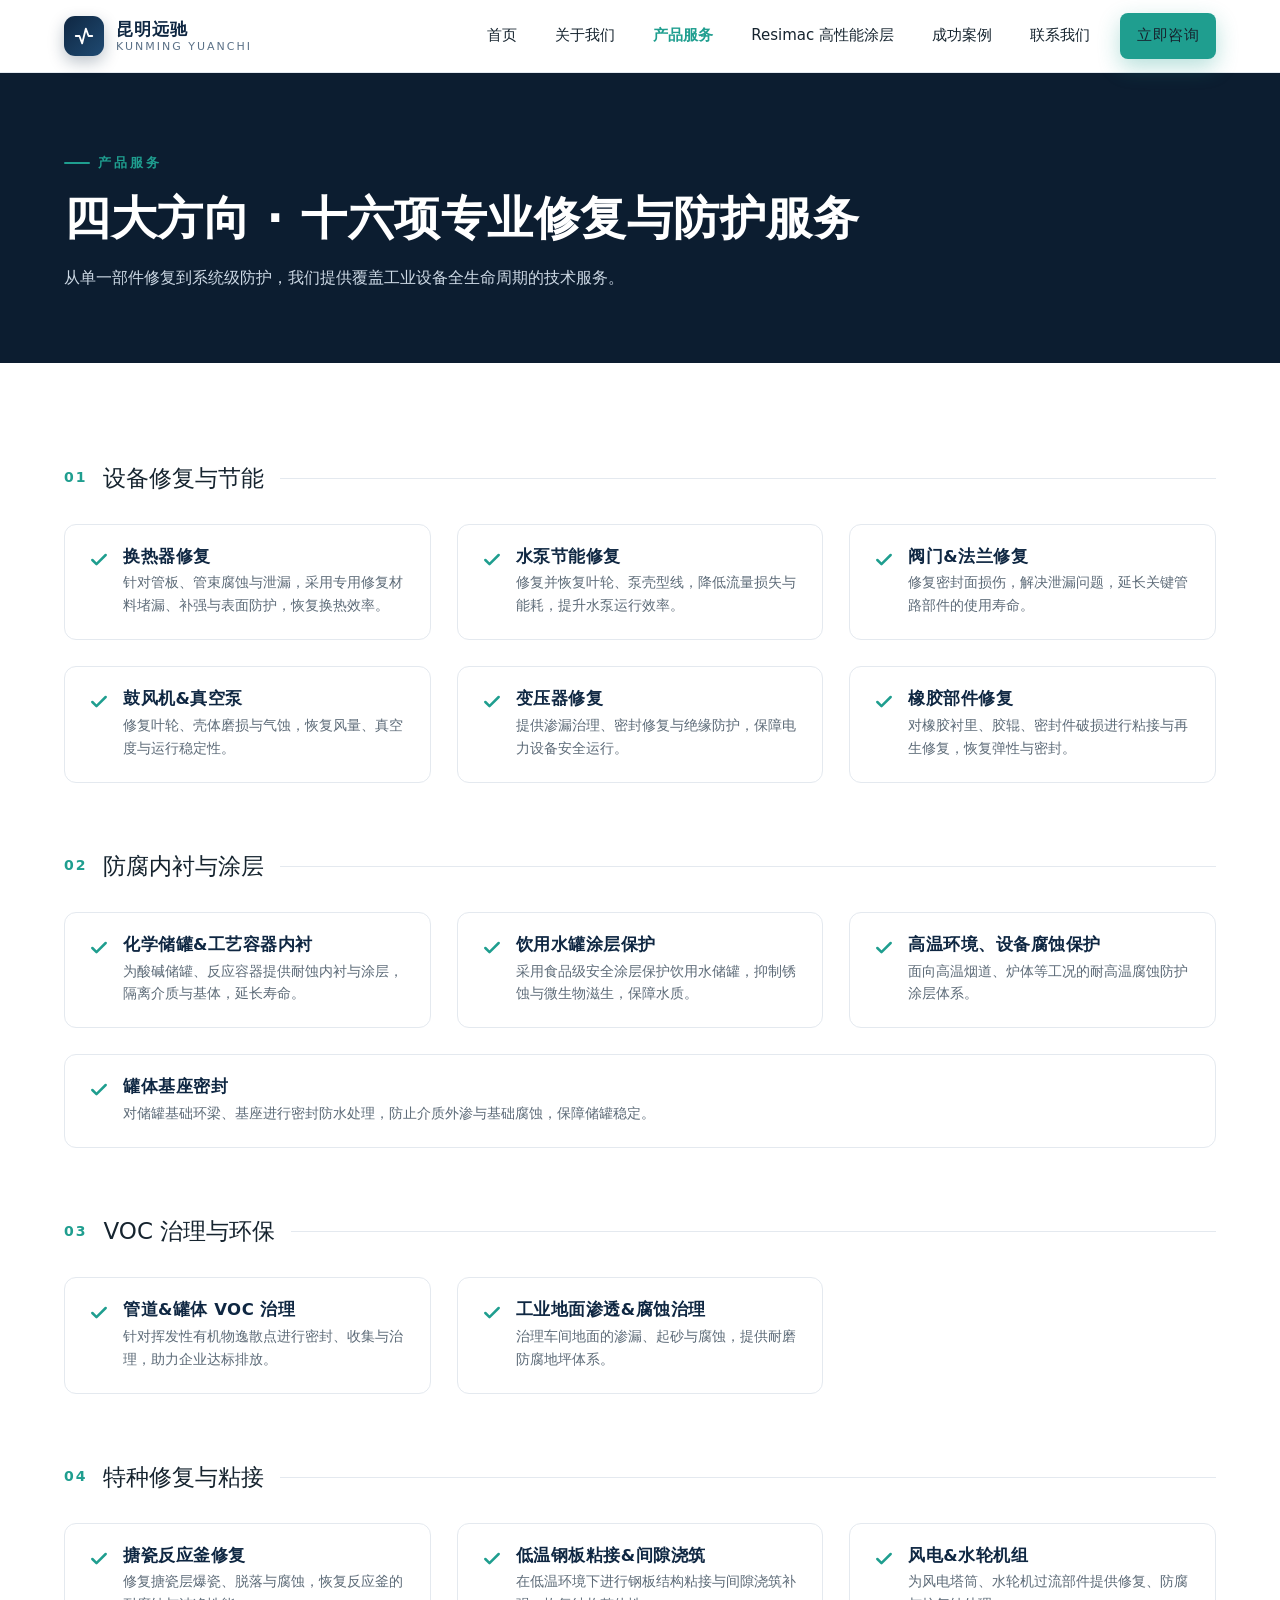
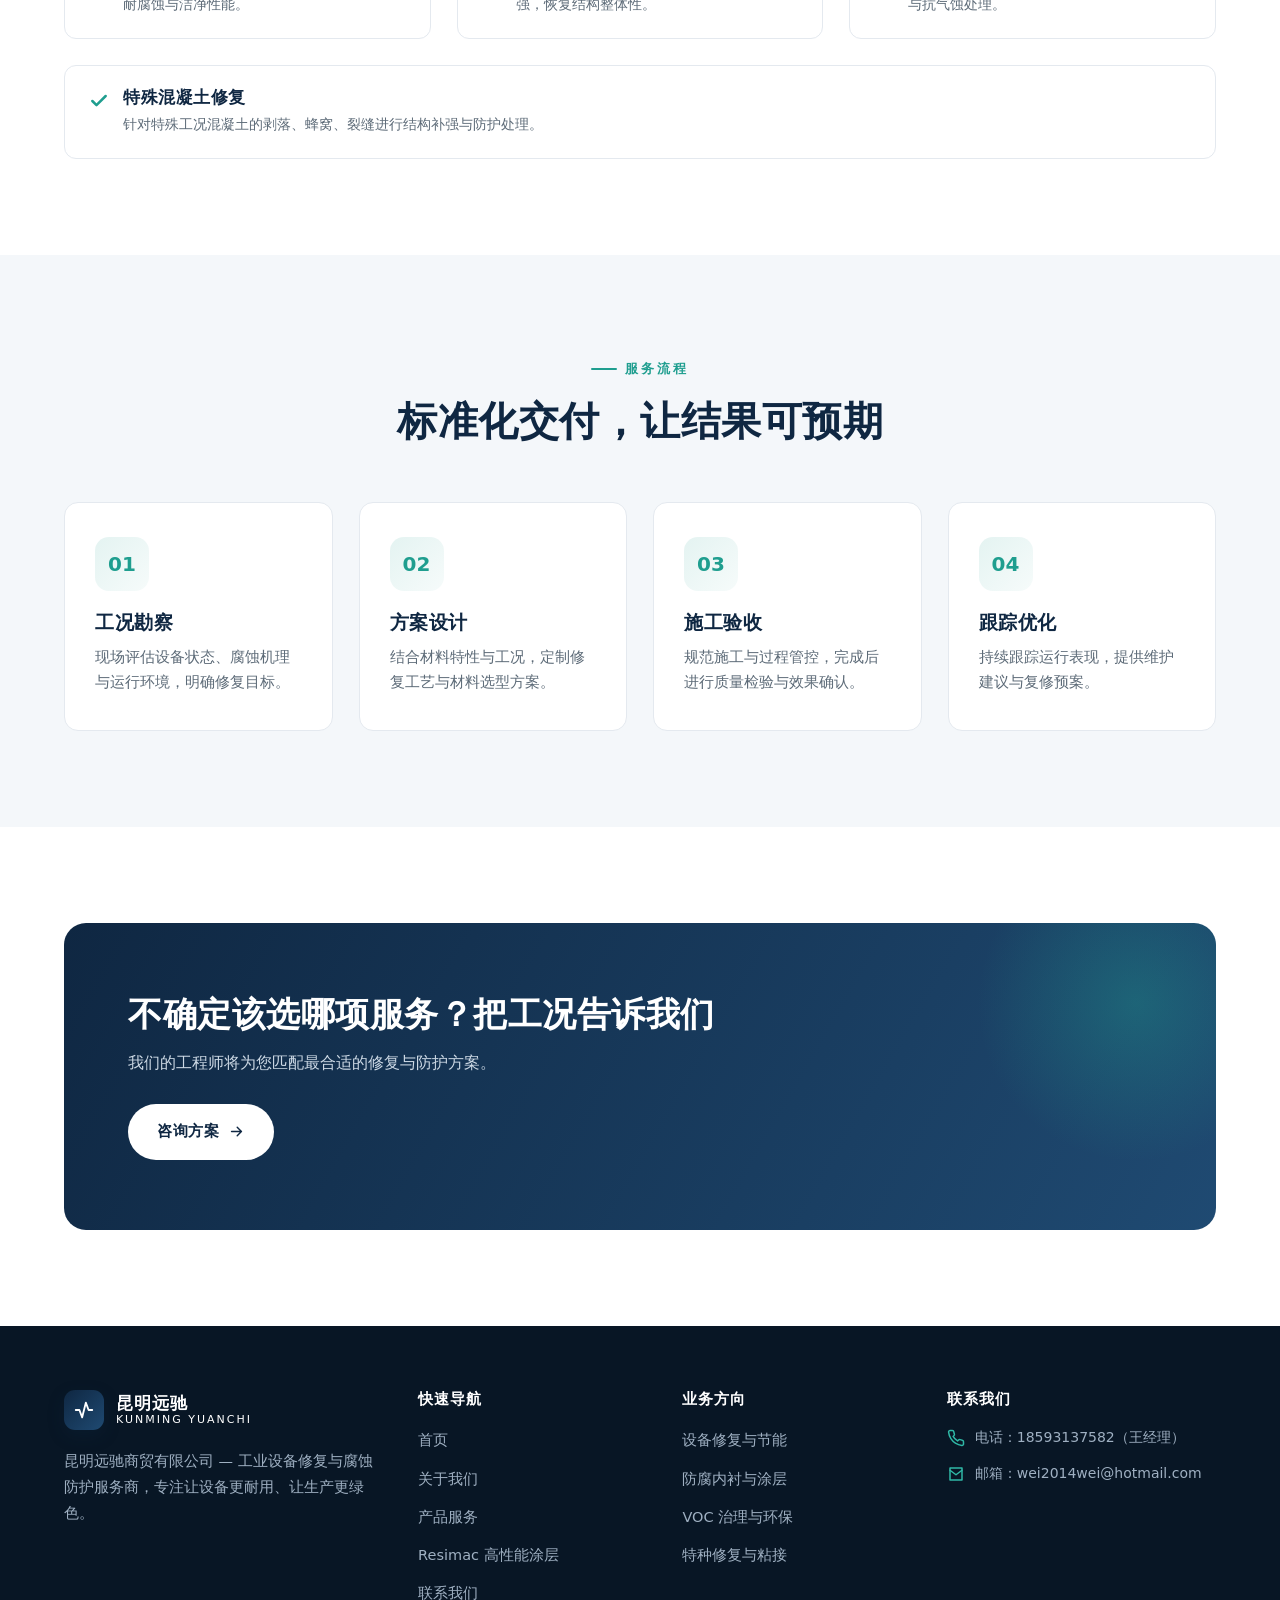
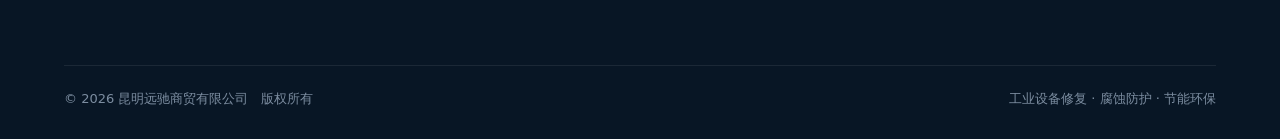
<file: products.html>
<!DOCTYPE html>
<html lang="zh-CN">
<head>
  <meta charset="UTF-8" />
  <meta name="viewport" content="width=device-width, initial-scale=1.0" />
  <title>产品服务 · 昆明远驰商贸有限公司</title>
  <meta name="description" content="昆明远驰商贸有限公司十六项核心业务：设备修复与节能、防腐内衬与涂层、VOC 治理与环保、特种修复与粘接。" />
  <link rel="stylesheet" href="assets/css/style.css" />
</head>
<body>

  <header class="header">
    <div class="container nav">
      <a class="brand" href="index.html" aria-label="昆明远驰商贸有限公司">
        <span class="brand__mark"><svg viewBox="0 0 24 24" fill="none" stroke="currentColor" stroke-width="2" stroke-linecap="round" stroke-linejoin="round"><path d="M3 12h4l3 8 4-16 3 8h4"/></svg></span>
        <span class="brand__text"><span class="brand__name">昆明远驰</span><span class="brand__sub">KUNMING YUANCHI</span></span>
      </a>
      <nav class="nav__links" id="navLinks">
        <a href="index.html">首页</a>
        <a href="about.html">关于我们</a>
        <a href="products.html" class="active">产品服务</a>
                <a href="resimac.html">Resimac 高性能涂层</a>
        <a href="cases.html">成功案例</a>
        <a href="contact.html">联系我们</a>
        <a href="contact.html" class="btn btn--primary nav__cta">立即咨询</a>
      </nav>
      <button class="nav__toggle" id="navToggle" aria-label="菜单"><span></span><span></span><span></span></button>
    </div>
  </header>

  <section class="section section--dark" style="padding:72px 0">
    <div class="container">
      <span class="eyebrow">产品服务</span>
      <h1 style="color:#fff;font-size:clamp(28px,4vw,46px);max-width:820px">四大方向 · 十六项专业修复与防护服务</h1>
      <p style="color:#cdd9e5;margin-top:16px;max-width:640px">从单一部件修复到系统级防护，我们提供覆盖工业设备全生命周期的技术服务。</p>
    </div>
  </section>

  <section class="section">
    <div class="container">

      <!-- 01 -->
      <div class="svc-cat reveal">
        <div class="svc-cat__head"><span class="svc-cat__no">01</span><span class="svc-cat__title">设备修复与节能</span><span class="svc-cat__line"></span></div>
        <div class="grid grid--3">
          <div class="biz"><span class="biz__tick"><svg viewBox="0 0 24 24" fill="none" stroke="currentColor" stroke-width="3" stroke-linecap="round" stroke-linejoin="round"><path d="M20 6 9 17l-5-5"/></svg></span><div><h4>换热器修复</h4><p>针对管板、管束腐蚀与泄漏，采用专用修复材料堵漏、补强与表面防护，恢复换热效率。</p></div></div>
          <div class="biz"><span class="biz__tick"><svg viewBox="0 0 24 24" fill="none" stroke="currentColor" stroke-width="3" stroke-linecap="round" stroke-linejoin="round"><path d="M20 6 9 17l-5-5"/></svg></span><div><h4>水泵节能修复</h4><p>修复并恢复叶轮、泵壳型线，降低流量损失与能耗，提升水泵运行效率。</p></div></div>
          <div class="biz"><span class="biz__tick"><svg viewBox="0 0 24 24" fill="none" stroke="currentColor" stroke-width="3" stroke-linecap="round" stroke-linejoin="round"><path d="M20 6 9 17l-5-5"/></svg></span><div><h4>阀门&法兰修复</h4><p>修复密封面损伤，解决泄漏问题，延长关键管路部件的使用寿命。</p></div></div>
          <div class="biz"><span class="biz__tick"><svg viewBox="0 0 24 24" fill="none" stroke="currentColor" stroke-width="3" stroke-linecap="round" stroke-linejoin="round"><path d="M20 6 9 17l-5-5"/></svg></span><div><h4>鼓风机&真空泵</h4><p>修复叶轮、壳体磨损与气蚀，恢复风量、真空度与运行稳定性。</p></div></div>
          <div class="biz"><span class="biz__tick"><svg viewBox="0 0 24 24" fill="none" stroke="currentColor" stroke-width="3" stroke-linecap="round" stroke-linejoin="round"><path d="M20 6 9 17l-5-5"/></svg></span><div><h4>变压器修复</h4><p>提供渗漏治理、密封修复与绝缘防护，保障电力设备安全运行。</p></div></div>
          <div class="biz"><span class="biz__tick"><svg viewBox="0 0 24 24" fill="none" stroke="currentColor" stroke-width="3" stroke-linecap="round" stroke-linejoin="round"><path d="M20 6 9 17l-5-5"/></svg></span><div><h4>橡胶部件修复</h4><p>对橡胶衬里、胶辊、密封件破损进行粘接与再生修复，恢复弹性与密封。</p></div></div>
        </div>
      </div>

      <!-- 02 -->
      <div class="svc-cat reveal">
        <div class="svc-cat__head"><span class="svc-cat__no">02</span><span class="svc-cat__title">防腐内衬与涂层</span><span class="svc-cat__line"></span></div>
        <div class="grid grid--3">
          <div class="biz"><span class="biz__tick"><svg viewBox="0 0 24 24" fill="none" stroke="currentColor" stroke-width="3" stroke-linecap="round" stroke-linejoin="round"><path d="M20 6 9 17l-5-5"/></svg></span><div><h4>化学储罐&工艺容器内衬</h4><p>为酸碱储罐、反应容器提供耐蚀内衬与涂层，隔离介质与基体，延长寿命。</p></div></div>
          <div class="biz"><span class="biz__tick"><svg viewBox="0 0 24 24" fill="none" stroke="currentColor" stroke-width="3" stroke-linecap="round" stroke-linejoin="round"><path d="M20 6 9 17l-5-5"/></svg></span><div><h4>饮用水罐涂层保护</h4><p>采用食品级安全涂层保护饮用水储罐，抑制锈蚀与微生物滋生，保障水质。</p></div></div>
          <div class="biz"><span class="biz__tick"><svg viewBox="0 0 24 24" fill="none" stroke="currentColor" stroke-width="3" stroke-linecap="round" stroke-linejoin="round"><path d="M20 6 9 17l-5-5"/></svg></span><div><h4>高温环境、设备腐蚀保护</h4><p>面向高温烟道、炉体等工况的耐高温腐蚀防护涂层体系。</p></div></div>
          <div class="biz" style="grid-column: span 3"><span class="biz__tick"><svg viewBox="0 0 24 24" fill="none" stroke="currentColor" stroke-width="3" stroke-linecap="round" stroke-linejoin="round"><path d="M20 6 9 17l-5-5"/></svg></span><div><h4>罐体基座密封</h4><p>对储罐基础环梁、基座进行密封防水处理，防止介质外渗与基础腐蚀，保障储罐稳定。</p></div></div>
        </div>
      </div>

      <!-- 03 -->
      <div class="svc-cat reveal">
        <div class="svc-cat__head"><span class="svc-cat__no">03</span><span class="svc-cat__title">VOC 治理与环保</span><span class="svc-cat__line"></span></div>
        <div class="grid grid--3">
          <div class="biz"><span class="biz__tick"><svg viewBox="0 0 24 24" fill="none" stroke="currentColor" stroke-width="3" stroke-linecap="round" stroke-linejoin="round"><path d="M20 6 9 17l-5-5"/></svg></span><div><h4>管道&罐体 VOC 治理</h4><p>针对挥发性有机物逸散点进行密封、收集与治理，助力企业达标排放。</p></div></div>
          <div class="biz"><span class="biz__tick"><svg viewBox="0 0 24 24" fill="none" stroke="currentColor" stroke-width="3" stroke-linecap="round" stroke-linejoin="round"><path d="M20 6 9 17l-5-5"/></svg></span><div><h4>工业地面渗透&腐蚀治理</h4><p>治理车间地面的渗漏、起砂与腐蚀，提供耐磨防腐地坪体系。</p></div></div>
        </div>
      </div>

      <!-- 04 -->
      <div class="svc-cat reveal">
        <div class="svc-cat__head"><span class="svc-cat__no">04</span><span class="svc-cat__title">特种修复与粘接</span><span class="svc-cat__line"></span></div>
        <div class="grid grid--3">
          <div class="biz"><span class="biz__tick"><svg viewBox="0 0 24 24" fill="none" stroke="currentColor" stroke-width="3" stroke-linecap="round" stroke-linejoin="round"><path d="M20 6 9 17l-5-5"/></svg></span><div><h4>搪瓷反应釜修复</h4><p>修复搪瓷层爆瓷、脱落与腐蚀，恢复反应釜的耐腐蚀与洁净性能。</p></div></div>
          <div class="biz"><span class="biz__tick"><svg viewBox="0 0 24 24" fill="none" stroke="currentColor" stroke-width="3" stroke-linecap="round" stroke-linejoin="round"><path d="M20 6 9 17l-5-5"/></svg></span><div><h4>低温钢板粘接&间隙浇筑</h4><p>在低温环境下进行钢板结构粘接与间隙浇筑补强，恢复结构整体性。</p></div></div>
          <div class="biz"><span class="biz__tick"><svg viewBox="0 0 24 24" fill="none" stroke="currentColor" stroke-width="3" stroke-linecap="round" stroke-linejoin="round"><path d="M20 6 9 17l-5-5"/></svg></span><div><h4>风电&水轮机组</h4><p>为风电塔筒、水轮机过流部件提供修复、防腐与抗气蚀处理。</p></div></div>
          <div class="biz" style="grid-column: span 3"><span class="biz__tick"><svg viewBox="0 0 24 24" fill="none" stroke="currentColor" stroke-width="3" stroke-linecap="round" stroke-linejoin="round"><path d="M20 6 9 17l-5-5"/></svg></span><div><h4>特殊混凝土修复</h4><p>针对特殊工况混凝土的剥落、蜂窝、裂缝进行结构补强与防护处理。</p></div></div>
        </div>
      </div>

    </div>
  </section>

  <section class="section section--soft">
    <div class="container">
      <div class="section-head center reveal">
        <span class="eyebrow">服务流程</span>
        <h2 class="section-title">标准化交付，让结果可预期</h2>
      </div>
      <div class="grid grid--4">
        <article class="card feature reveal">
          <div class="feature__icon"><span style="font-weight:800;font-size:20px">01</span></div>
          <h3>工况勘察</h3><p>现场评估设备状态、腐蚀机理与运行环境，明确修复目标。</p>
        </article>
        <article class="card feature reveal">
          <div class="feature__icon"><span style="font-weight:800;font-size:20px">02</span></div>
          <h3>方案设计</h3><p>结合材料特性与工况，定制修复工艺与材料选型方案。</p>
        </article>
        <article class="card feature reveal">
          <div class="feature__icon"><span style="font-weight:800;font-size:20px">03</span></div>
          <h3>施工验收</h3><p>规范施工与过程管控，完成后进行质量检验与效果确认。</p>
        </article>
        <article class="card feature reveal">
          <div class="feature__icon"><span style="font-weight:800;font-size:20px">04</span></div>
          <h3>跟踪优化</h3><p>持续跟踪运行表现，提供维护建议与复修预案。</p>
        </article>
      </div>
    </div>
  </section>

  <section class="section">
    <div class="container">
      <div class="cta-band reveal">
        <h2>不确定该选哪项服务？把工况告诉我们</h2>
        <p>我们的工程师将为您匹配最合适的修复与防护方案。</p>
        <a href="contact.html" class="btn btn--light">咨询方案
          <svg viewBox="0 0 24 24" fill="none" stroke="currentColor" stroke-width="2" stroke-linecap="round" stroke-linejoin="round"><path d="M5 12h14M13 6l6 6-6 6"/></svg>
        </a>
      </div>
    </div>
  </section>

  <footer class="footer">
    <div class="container">
      <div class="footer-grid">
        <div>
          <a class="brand" href="index.html">
            <span class="brand__mark"><svg viewBox="0 0 24 24" fill="none" stroke="currentColor" stroke-width="2" stroke-linecap="round" stroke-linejoin="round"><path d="M3 12h4l3 8 4-16 3 8h4"/></svg></span>
            <span class="brand__text"><span class="brand__name">昆明远驰</span><span class="brand__sub">KUNMING YUANCHI</span></span>
          </a>
          <p class="footer__about">昆明远驰商贸有限公司 — 工业设备修复与腐蚀防护服务商，专注让设备更耐用、让生产更绿色。</p>
        </div>
        <div>
          <h4>快速导航</h4>
          <ul class="footer__links">
            <li><a href="index.html">首页</a></li>
            <li><a href="about.html">关于我们</a></li>
            <li><a href="products.html">产品服务</a></li>
            <li><a href="resimac.html">Resimac 高性能涂层</a></li>
            <li><a href="contact.html">联系我们</a></li>
          </ul>
        </div>
        <div>
          <h4>业务方向</h4>
          <ul class="footer__links">
            <li><a href="products.html">设备修复与节能</a></li>
            <li><a href="products.html">防腐内衬与涂层</a></li>
            <li><a href="products.html">VOC 治理与环保</a></li>
            <li><a href="products.html">特种修复与粘接</a></li>
          </ul>
        </div>
        <div>
          <h4>联系我们</h4>
          <ul class="footer__contact">
            <li><svg viewBox="0 0 24 24" fill="none" stroke="currentColor" stroke-width="2" stroke-linecap="round" stroke-linejoin="round"><path d="M22 16.92v3a2 2 0 0 1-2.18 2 19.8 19.8 0 0 1-8.63-3.07 19.5 19.5 0 0 1-6-6 19.8 19.8 0 0 1-3.07-8.67A2 2 0 0 1 4.11 2h3a2 2 0 0 1 2 1.72c.13.96.36 1.9.7 2.81a2 2 0 0 1-.45 2.11L8.09 9.91a16 16 0 0 0 6 6l1.27-1.27a2 2 0 0 1 2.11-.45c.91.34 1.85.57 2.81.7A2 2 0 0 1 22 16.92z"/></svg><span>电话：18593137582（王经理）</span></li>
            <li><svg viewBox="0 0 24 24" fill="none" stroke="currentColor" stroke-width="2" stroke-linecap="round" stroke-linejoin="round"><path d="M4 4h16v16H4z"/><path d="m4 7 8 6 8-6"/></svg><span>邮箱：wei2014wei@hotmail.com</span></li>
          </ul>
        </div>
      </div>
      <div class="footer__bottom">
        <span>© <span id="year">2026</span> 昆明远驰商贸有限公司　版权所有</span>
        <span>工业设备修复 · 腐蚀防护 · 节能环保</span>
      </div>
    </div>
  </footer>

  <script src="assets/js/main.js"></script>
</body>
</html>
</file>
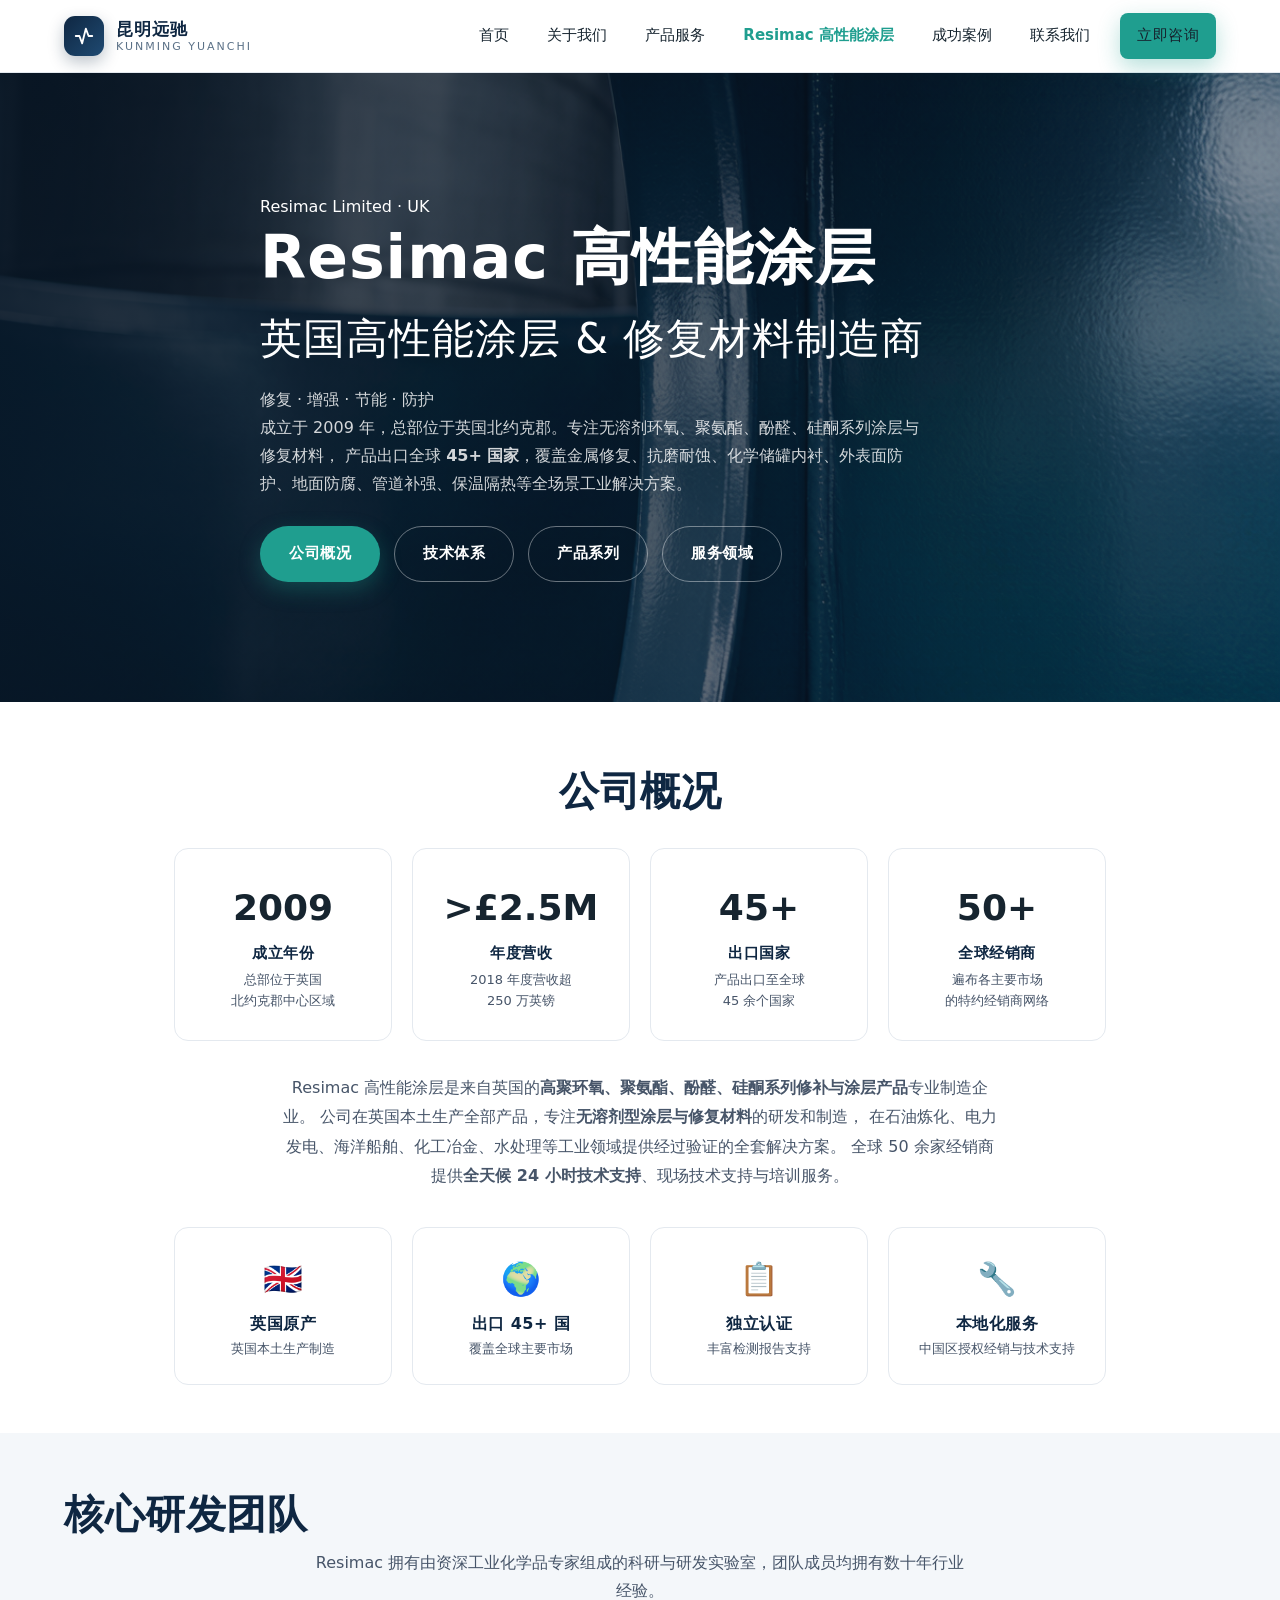
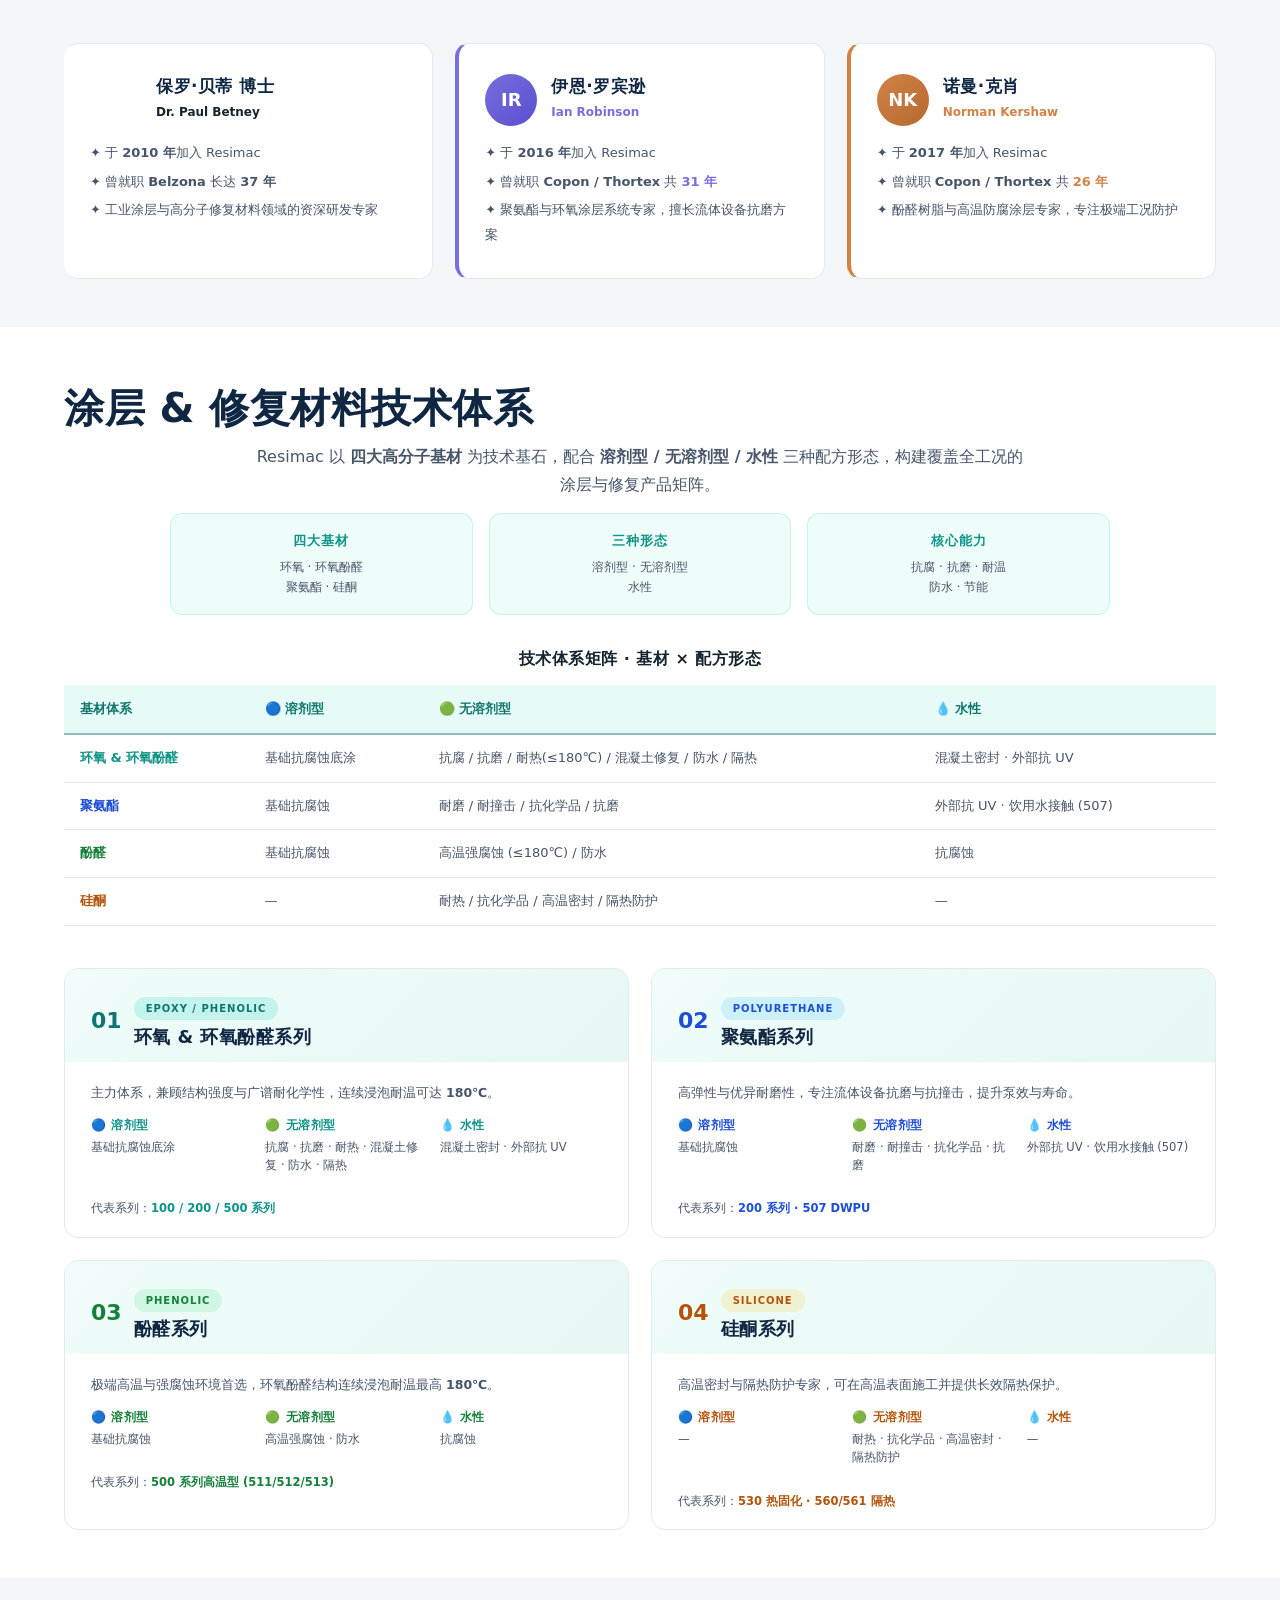
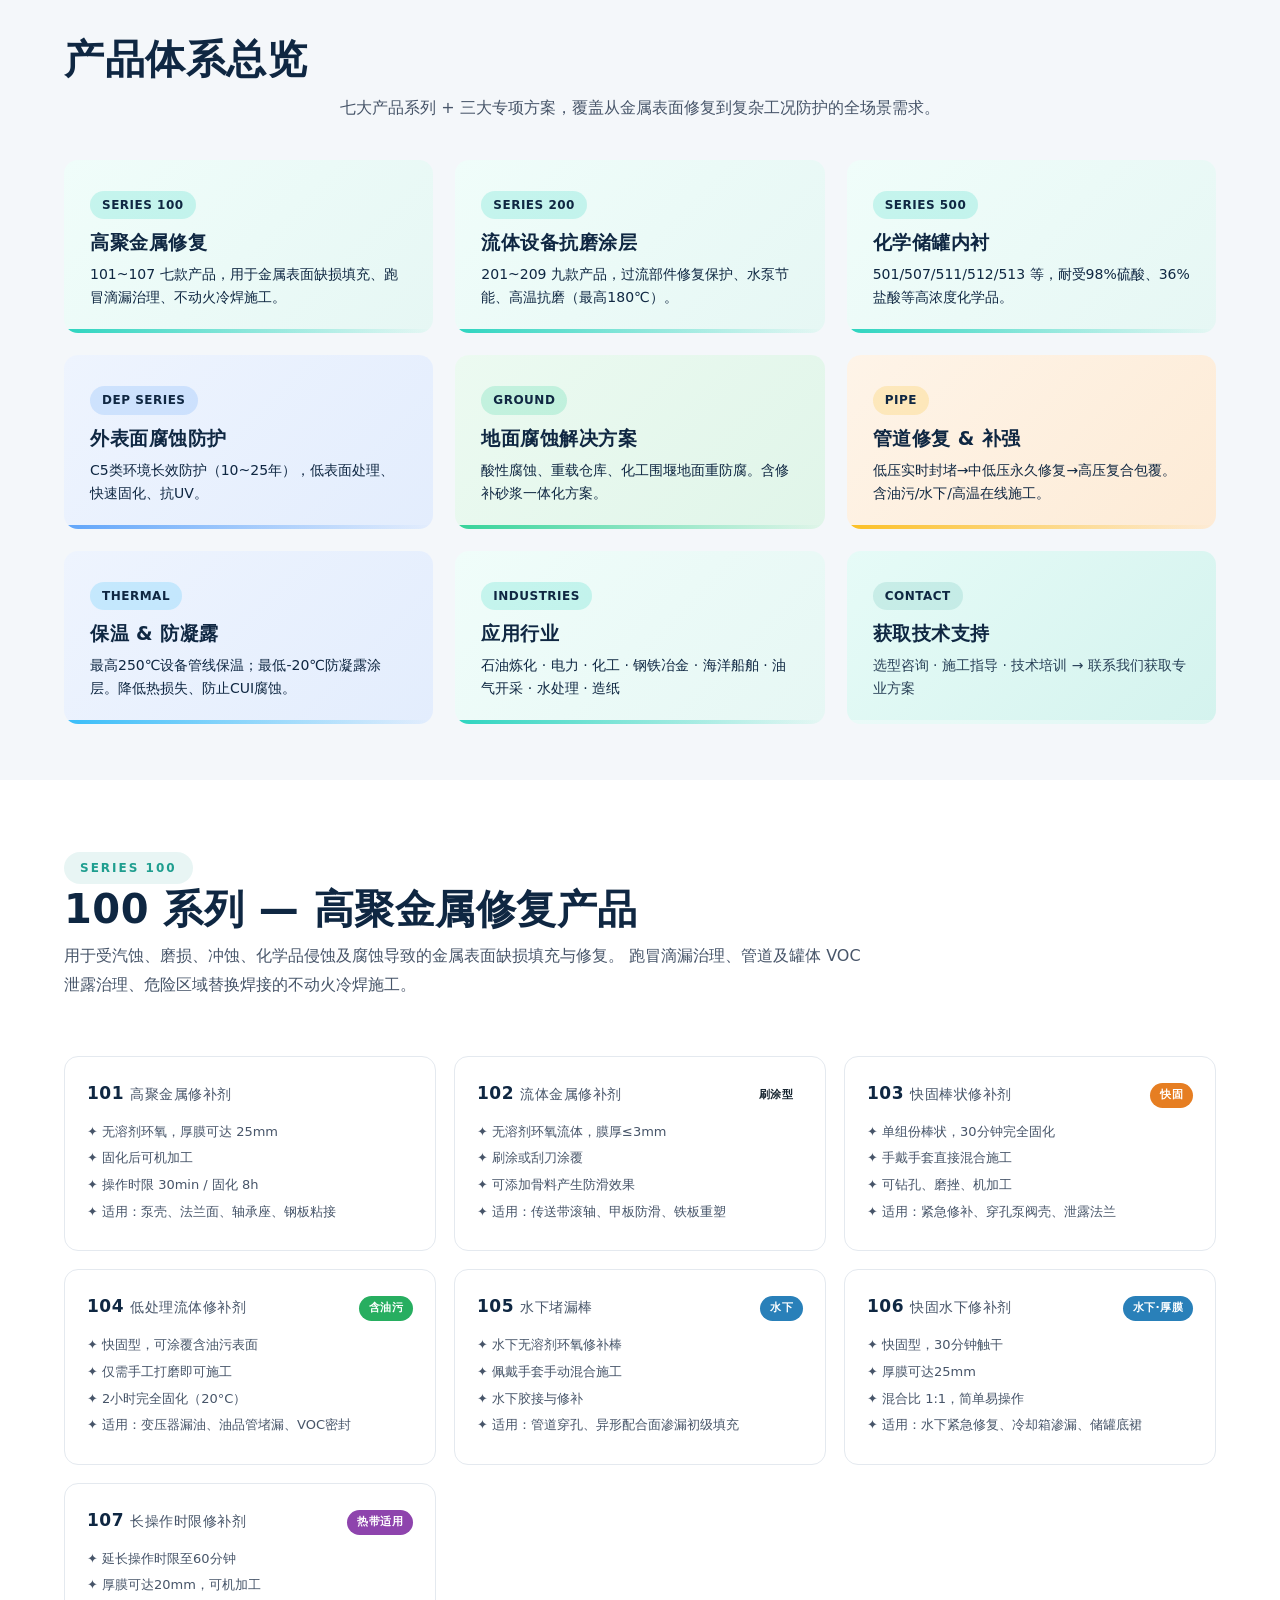
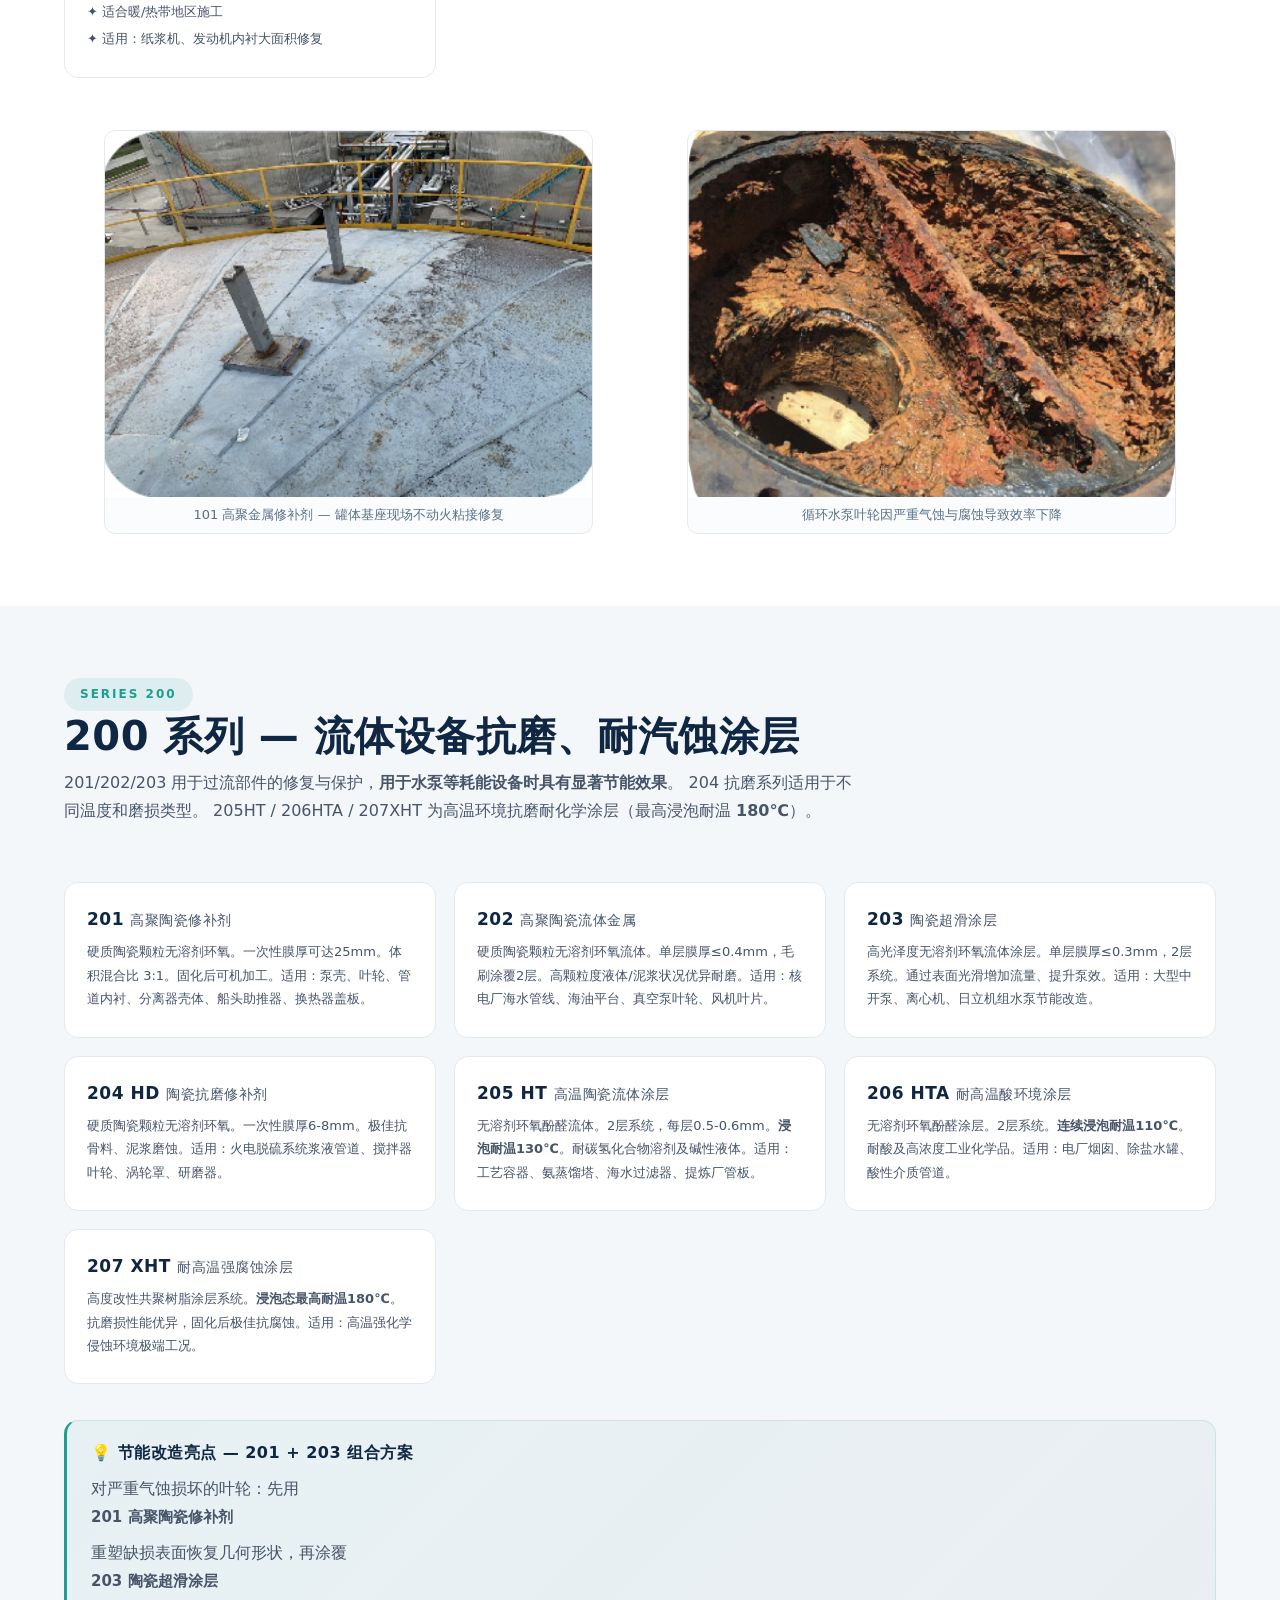
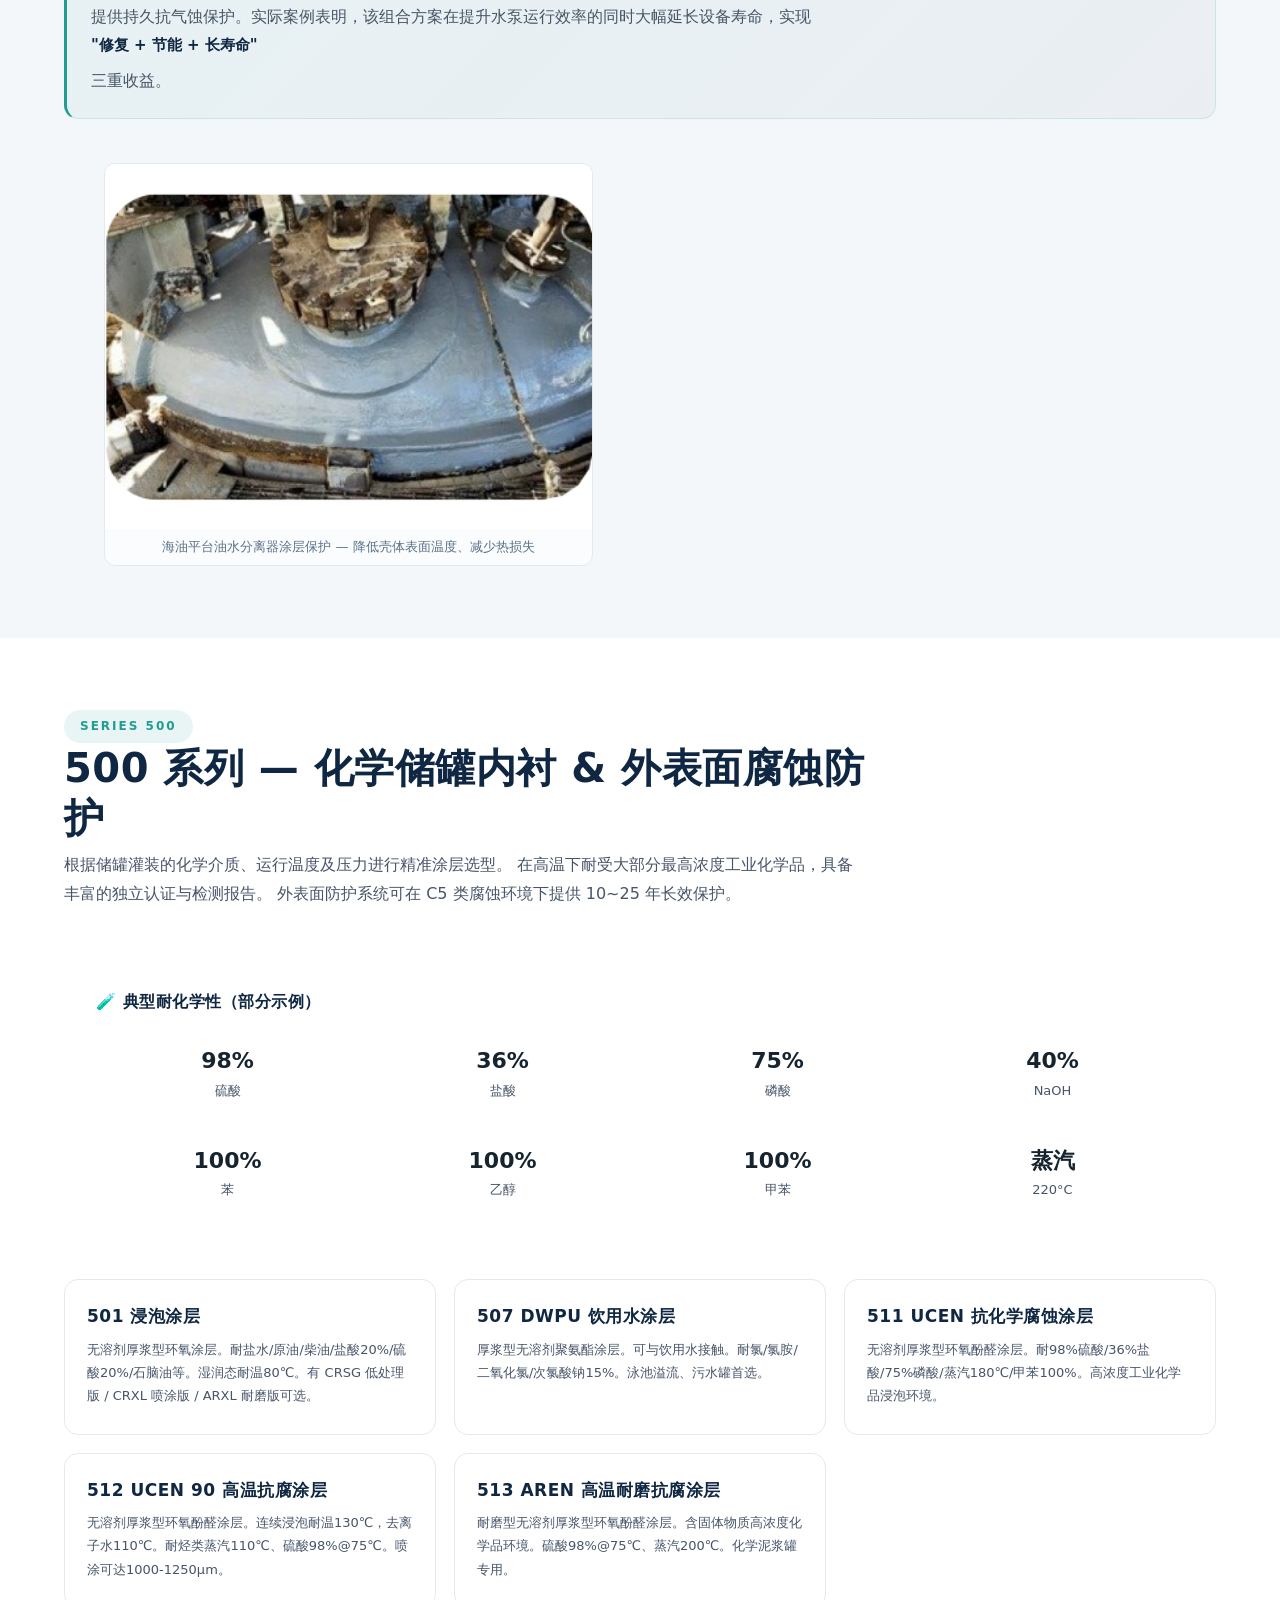
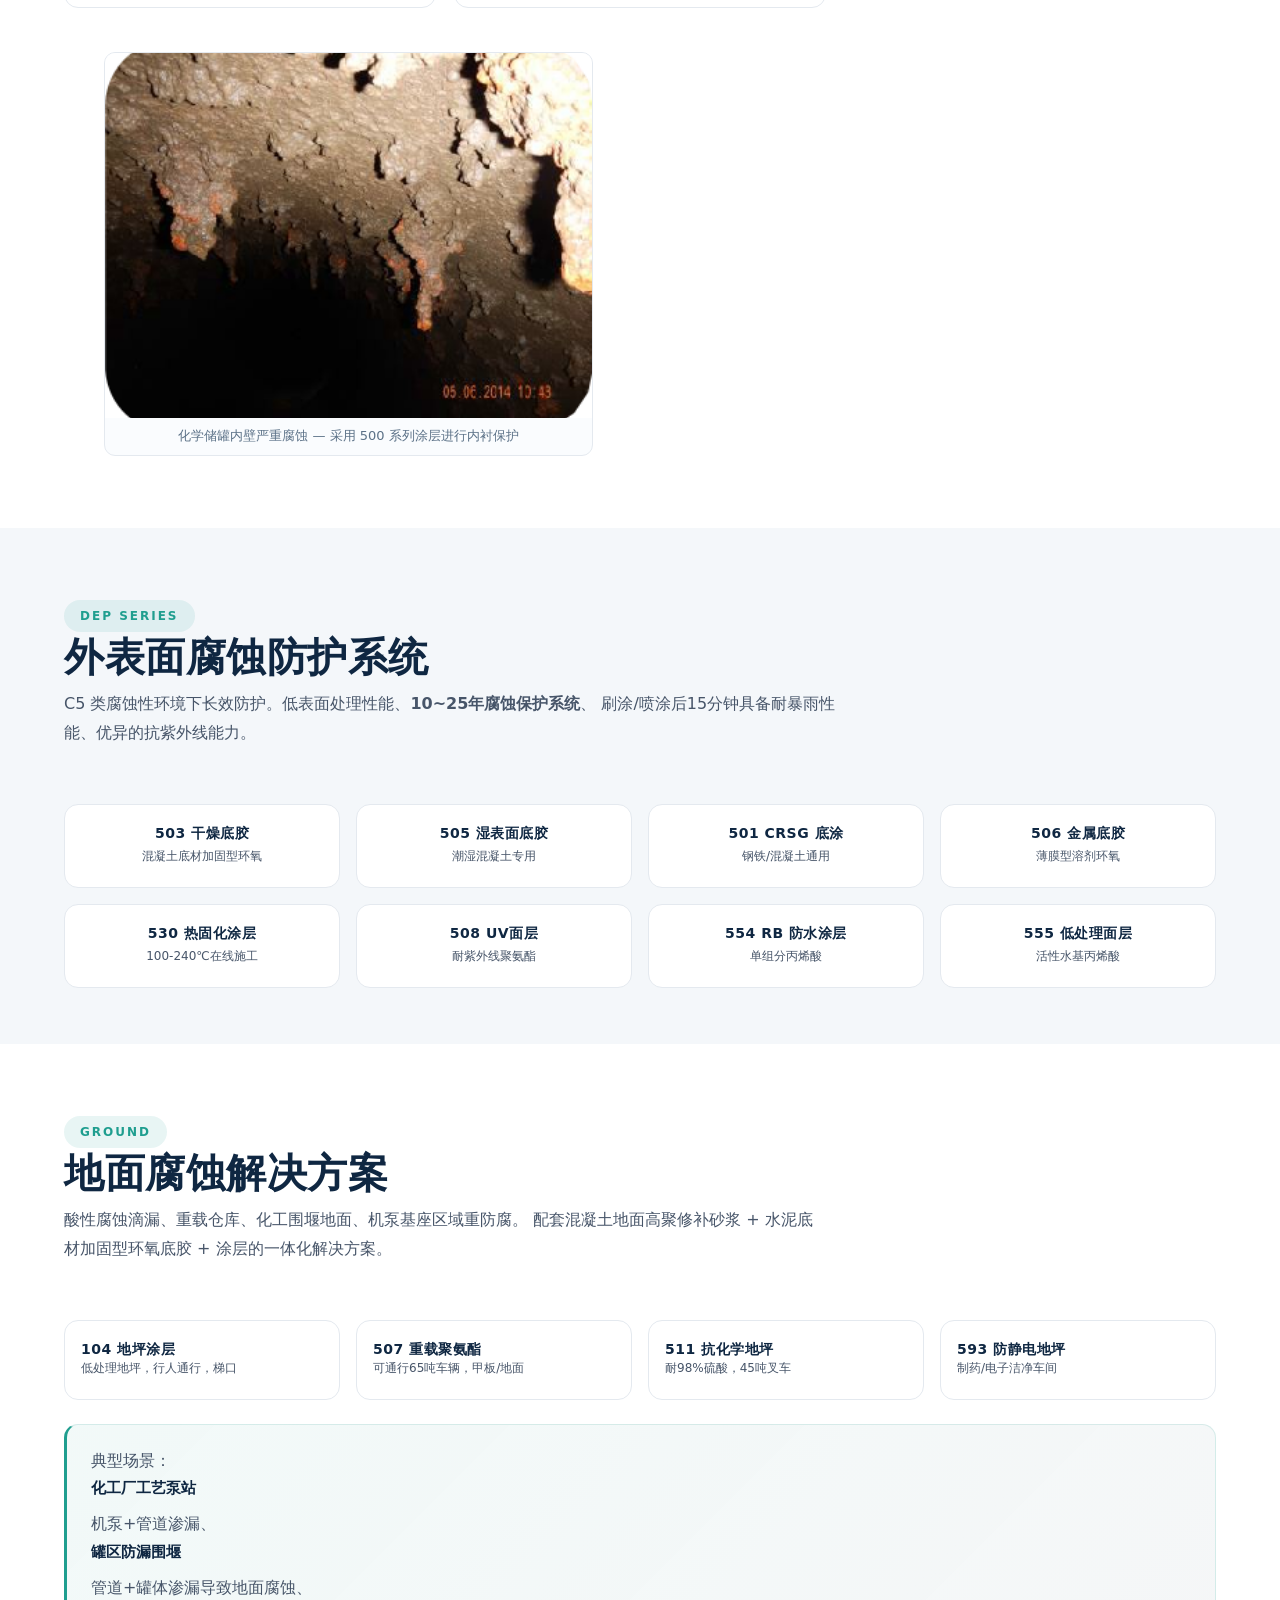
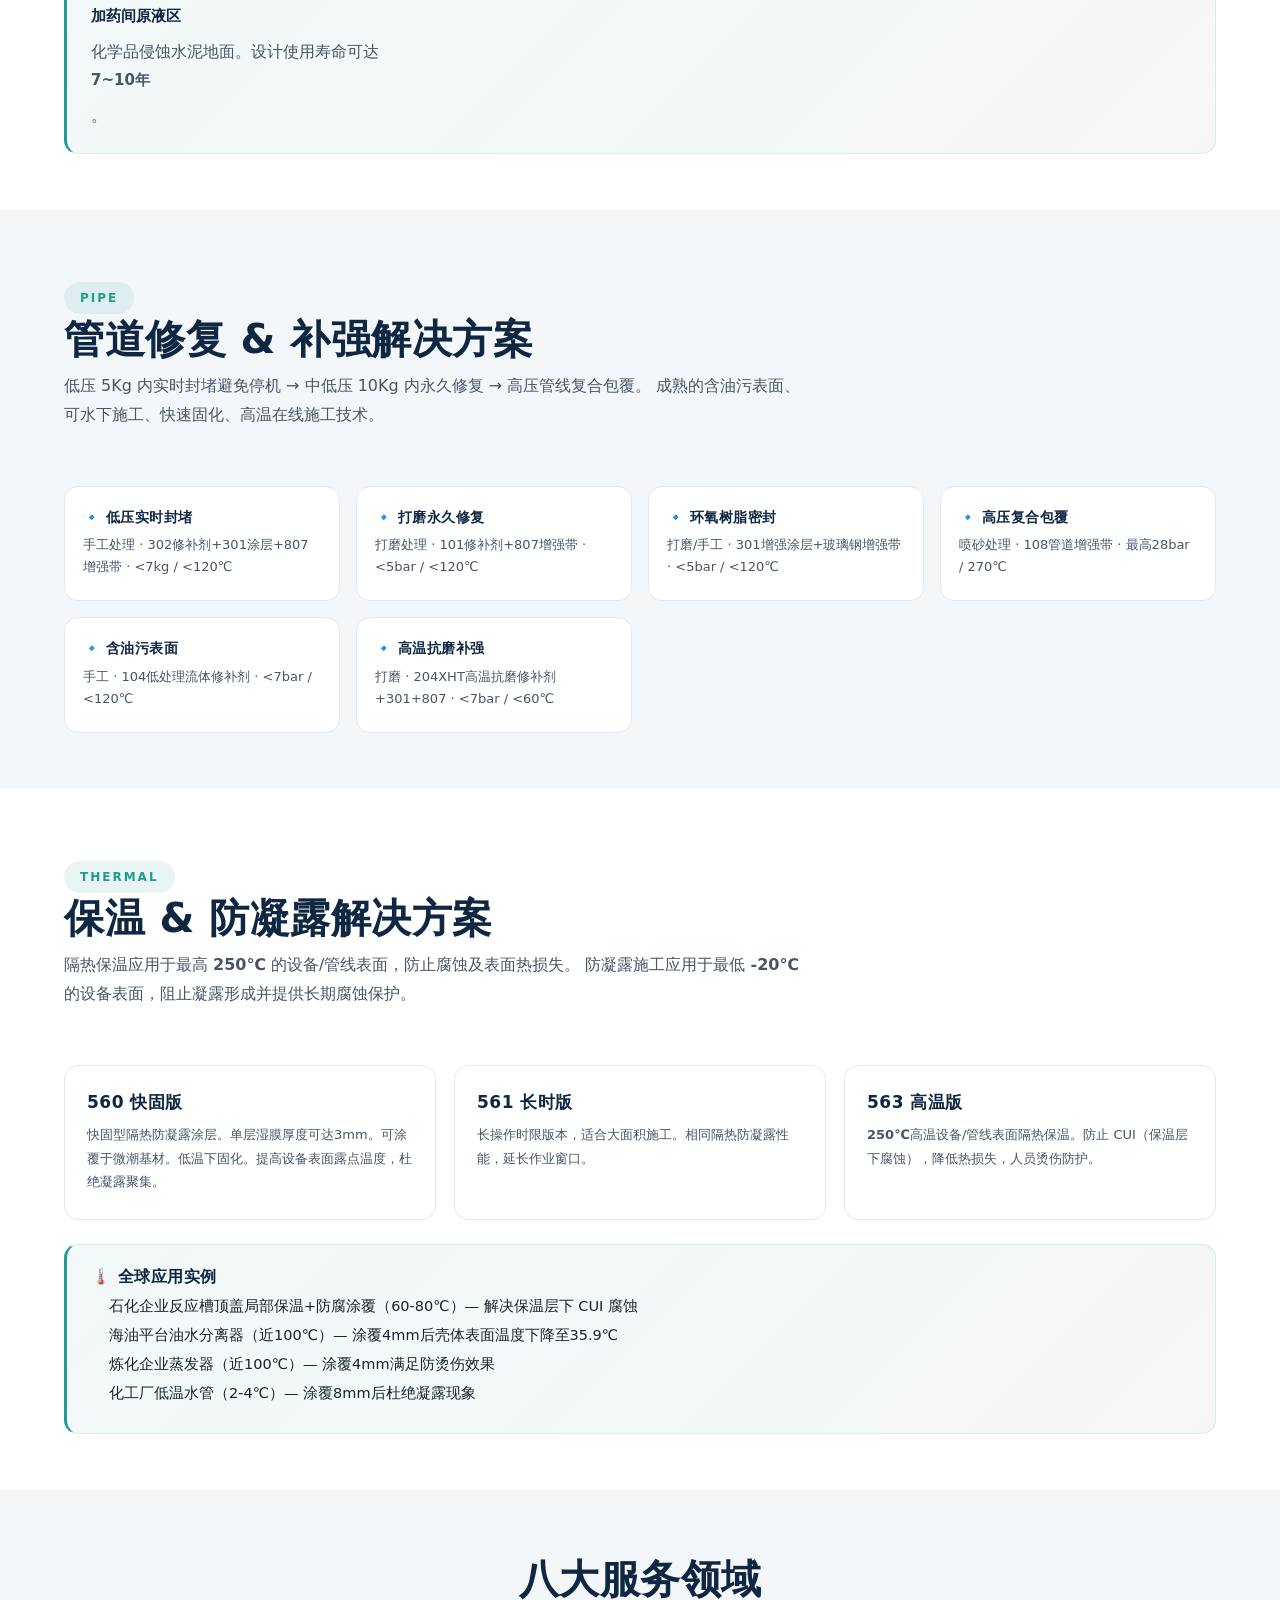
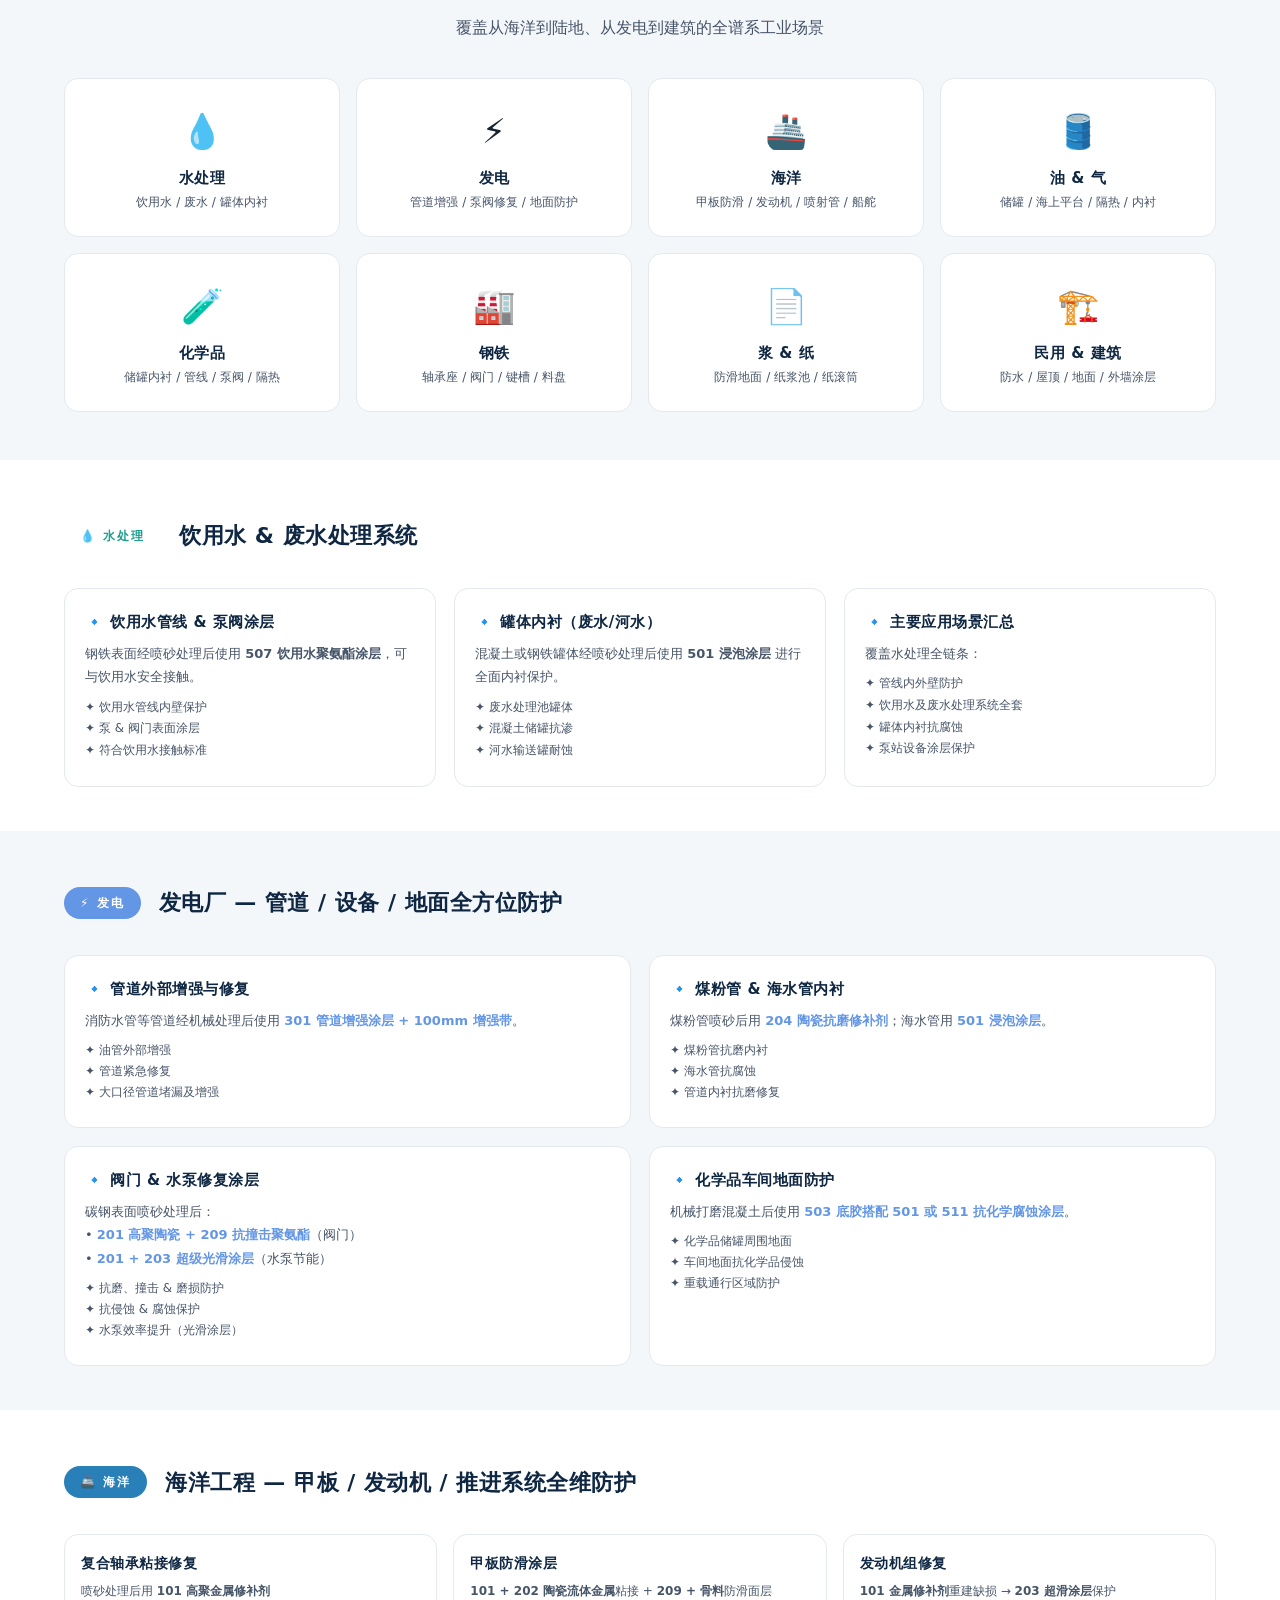
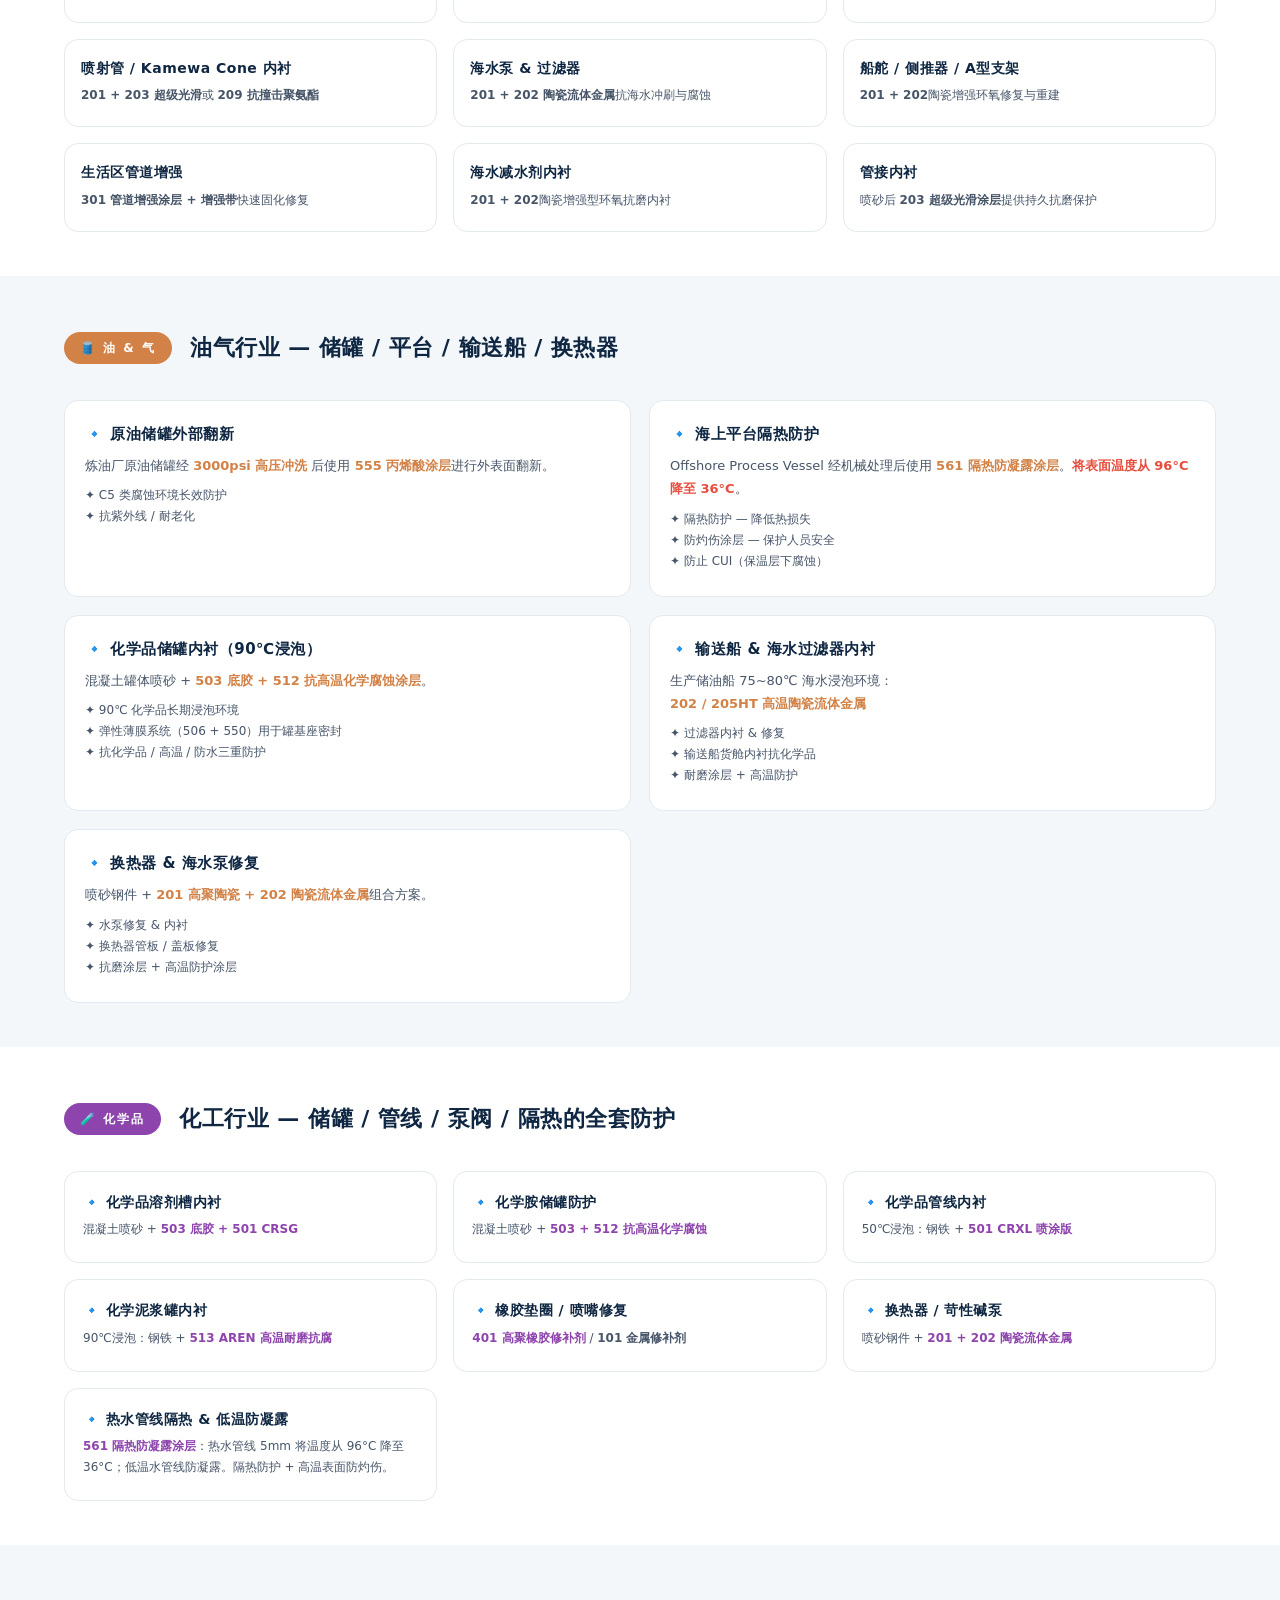
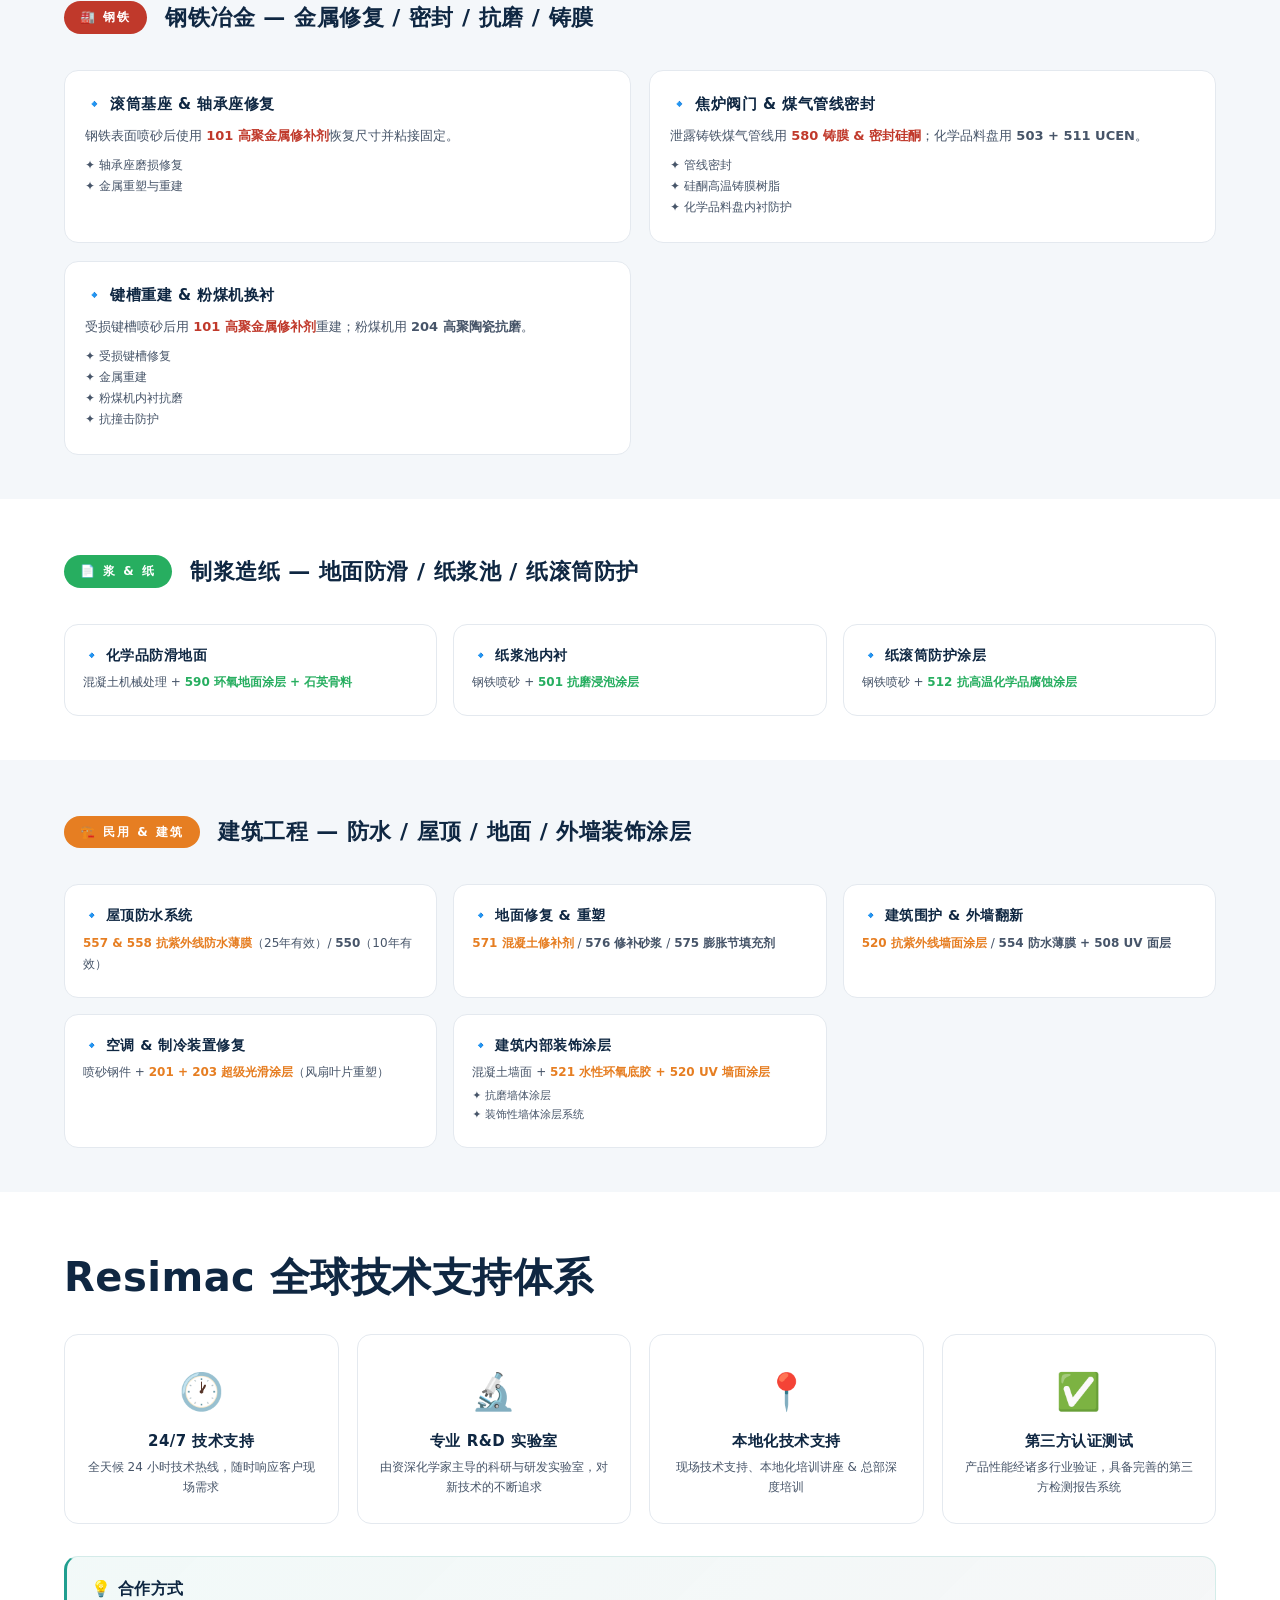
<file: resimac.html>
<!DOCTYPE html>
<html lang="zh-CN">
<head>
  <meta charset="UTF-8" />
  <meta name="viewport" content="width=device-width, initial-scale=1.0" />
  <title>Resimac 高性能涂层 · 公司介绍与产品体系 · 昆明远驰商贸</title>
  <meta name="description" content="Resimac 高性能涂层英国原装高性能涂层与修复材料：公司概况、研发团队、四大技术体系、100/200/500全系列高分子修补与涂层产品、八大行业应用案例、全球技术支持。昆明远驰商贸授权经销商。" />
  <link rel="stylesheet" href="assets/css/style.css" />
</head>
<body>

<!-- ===== Header ===== -->
<header class="header">
  <div class="container nav">
    <a class="brand" href="index.html" aria-label="昆明远驰商贸有限公司">
      <span class="brand__mark"><svg viewBox="0 0 24 24" fill="none" stroke="currentColor" stroke-width="2" stroke-linecap="round" stroke-linejoin="round"><path d="M3 12h4l3 8 4-16 3 8h4"/></svg></span>
      <span class="brand__text"><span class="brand__name">昆明远驰</span><span class="brand__sub">KUNMING YUANCHI</span></span>
    </a>
    <nav class="nav__links" id="navLinks">
      <a href="index.html">首页</a>
      <a href="about.html">关于我们</a>
      <a href="products.html">产品服务</a>
      <a href="resimac.html" class="active">Resimac 高性能涂层</a>
      <a href="cases.html">成功案例</a>
      <a href="contact.html">联系我们</a>
      <a href="contact.html" class="btn btn--primary nav__cta">立即咨询</a>
    </nav>
    <button class="nav__toggle" id="navToggle" aria-label="菜单"><span></span><span></span><span></span></button>
  </div>
</header>

<!-- ===== Hero ===== -->
<section class="hero hero--sm" style="background-image: url('assets/img/resimac_company_hero.png')">
  <div class="container hero__inner">
    <span class="hero__tag">Resimac Limited · UK</span>
    <h1>Resimac 高性能涂层<br/><strong style="font-size:0.7em;font-weight:400;color:var(--accent)">英国高性能涂层 &amp; 修复材料制造商</strong></h1>
    <p style="max-width:660px;margin-top:16px;color:rgba(255,255,255,.82);line-height:1.75">
      修复 · 增强 · 节能 · 防护<br/>
      成立于 2009 年，总部位于英国北约克郡。专注无溶剂环氧、聚氨酯、酚醛、硅酮系列涂层与修复材料，
      产品出口全球 <strong style="color:var(--accent)">45+ 国家</strong>，覆盖金属修复、抗磨耐蚀、化学储罐内衬、外表面防护、地面防腐、管道补强、保温隔热等全场景工业解决方案。
    </p>
    <div style="margin-top:28px;display:flex;gap:14px;flex-wrap:wrap">
      <a href="#company" class="btn btn--primary">公司概况</a>
      <a href="#tech" class="btn btn--outline-light">技术体系</a>
      <a href="#series100" class="btn btn--outline-light">产品系列</a>
      <a href="#sectors" class="btn btn--outline-light">服务领域</a>
    </div>
  </div>
</section>

<!-- ============================================================
     SECTION 1 — 公司概况
     ============================================================ -->
<section id="company" class="section reveal" style="padding-top:64px;padding-bottom:48px">
  <div class="container" style="max-width:980px;text-align:center">
    <h2 class="section-title" data-en="Company Overview">公司概况</h2>

    <!-- Facts Cards -->
    <div class="grid grid--4" style="gap:20px;margin-top:32px">
      <div class="card" style="padding:28px 18px;text-align:center">
        <div style="font-size:36px;font-weight:700;color:var(--accent);margin-bottom:6px">2009</div>
        <h4 style="font-size:15px;margin-bottom:6px">成立年份</h4>
        <p style="font-size:13px;color:#475569;line-height:1.65">总部位于英国<br/>北约克郡中心区域</p>
      </div>
      <div class="card" style="padding:28px 18px;text-align:center">
        <div style="font-size:36px;font-weight:700;color:var(--accent);margin-bottom:6px">&gt;£2.5M</div>
        <h4 style="font-size:15px;margin-bottom:6px">年度营收</h4>
        <p style="font-size:13px;color:#475569;line-height:1.65">2018 年度营收超<br/>250 万英镑</p>
      </div>
      <div class="card" style="padding:28px 18px;text-align:center">
        <div style="font-size:36px;font-weight:700;color:var(--accent);margin-bottom:6px">45+</div>
        <h4 style="font-size:15px;margin-bottom:6px">出口国家</h4>
        <p style="font-size:13px;color:#475569;line-height:1.65">产品出口至全球<br/>45 余个国家</p>
      </div>
      <div class="card" style="padding:28px 18px;text-align:center">
        <div style="font-size:36px;font-weight:700;color:var(--accent);margin-bottom:6px">50+</div>
        <h4 style="font-size:15px;margin-bottom:6px">全球经销商</h4>
        <p style="font-size:13px;color:#475569;line-height:1.65">遍布各主要市场<br/>的特约经销商网络</p>
      </div>
    </div>

    <p style="color:#475569;max-width:720px;margin:32px auto 0;line-height:1.85">
      Resimac 高性能涂层是来自英国的<strong style="color:var(--fg)">高聚环氧、聚氨酯、酚醛、硅酮系列修补与涂层产品</strong>专业制造企业。
      公司在英国本土生产全部产品，专注<strong style="color:var(--accent)">无溶剂型涂层与修复材料</strong>的研发和制造，
      在石油炼化、电力发电、海洋船舶、化工冶金、水处理等工业领域提供经过验证的全套解决方案。
      全球 50 余家经销商提供<strong style="color:var(--accent)">全天候 24 小时技术支持</strong>、现场技术支持与培训服务。
    </p>

    <div class="grid grid--4" style="gap:20px;margin-top:36px">
      <div class="card" style="padding:24px 18px;text-align:center"><div style="font-size:32px;margin-bottom:8px">🇬🇧</div><h4 style="margin-bottom:4px">英国原产</h4><p style="font-size:13px;color:#475569">英国本土生产制造</p></div>
      <div class="card" style="padding:24px 18px;text-align:center"><div style="font-size:32px;margin-bottom:8px">🌍</div><h4 style="margin-bottom:4px">出口 45+ 国</h4><p style="font-size:13px;color:#475569">覆盖全球主要市场</p></div>
      <div class="card" style="padding:24px 18px;text-align:center"><div style="font-size:32px;margin-bottom:8px">📋</div><h4 style="margin-bottom:4px">独立认证</h4><p style="font-size:13px;color:#475569">丰富检测报告支持</p></div>
      <div class="card" style="padding:24px 18px;text-align:center"><div style="font-size:32px;margin-bottom:8px">🔧</div><h4 style="margin-bottom:4px">本地化服务</h4><p style="font-size:13px;color:#475569">中国区授权经销与技术支持</p></div>
    </div>
  </div>
</section>

<!-- ============================================================
     SECTION 2 — 核心研发团队
     ============================================================ -->
<section id="team" class="section reveal" style="padding-top:56px;padding-bottom:48px;background:#f4f7fa">
  <div class="container">
    <h2 class="section-title" data-en="R&D Team">核心研发团队</h2>
    <p style="color:#475569;text-align:center;max-width:650px;margin:10px auto 38px;line-height:1.75">
      Resimac 拥有由资深工业化学品专家组成的科研与研发实验室，团队成员均拥有数十年行业经验。
    </p>

    <div class="grid grid--3" style="gap:22px">

      <!-- Dr Paul Betney -->
      <div class="card" style="padding:30px 26px;border-left:4px solid var(--accent)">
        <div style="display:flex;align-items:center;gap:14px;margin-bottom:14px">
          <div style="width:52px;height:52px;border-radius:50%;background:linear-gradient(135deg,var(--accent),#157a6e);display:flex;align-items:center;justify-content:center;color:#fff;font-weight:700;font-size:18px">PB</div>
          <div>
            <h3 style="font-size:17px;margin:0">保罗·贝蒂 博士</h3>
            <span style="font-size:12px;color:var(--accent);font-weight:600">Dr. Paul Betney</span>
          </div>
        </div>
        <ul style="font-size:13px;color:#475569;line-height:1.95;list-style:none;padding:0">
          <li style="margin-bottom:3px">✦ 于 <strong style="color:var(--fg)">2010 年</strong>加入 Resimac</li>
          <li style="margin-bottom:3px">✦ 曾就职 <strong style="color:var(--fg)">Belzona</strong> 长达 <strong style="color:var(--accent)">37 年</strong></li>
          <li>✦ 工业涂层与高分子修复材料领域的资深研发专家</li>
        </ul>
      </div>

      <!-- Ian Robinson -->
      <div class="card" style="padding:30px 26px;border-left:4px solid #786edc">
        <div style="display:flex;align-items:center;gap:14px;margin-bottom:14px">
          <div style="width:52px;height:52px;border-radius:50%;background:linear-gradient(135deg,#786edc,#5a4fd0);display:flex;align-items:center;justify-content:center;color:#fff;font-weight:700;font-size:18px">IR</div>
          <div>
            <h3 style="font-size:17px;margin:0">伊恩·罗宾逊</h3>
            <span style="font-size:12px;color:#786edc;font-weight:600">Ian Robinson</span>
          </div>
        </div>
        <ul style="font-size:13px;color:#475569;line-height:1.95;list-style:none;padding:0">
          <li style="margin-bottom:3px">✦ 于 <strong style="color:var(--fg)">2016 年</strong>加入 Resimac</li>
          <li style="margin-bottom:3px">✦ 曾就职 <strong style="color:var(--fg)">Copon / Thortex</strong> 共 <strong style="color:#786edc">31 年</strong></li>
          <li>✦ 聚氨酯与环氧涂层系统专家，擅长流体设备抗磨方案</li>
        </ul>
      </div>

      <!-- Norman Kershaw -->
      <div class="card" style="padding:30px 26px;border-left:4px solid #d28246">
        <div style="display:flex;align-items:center;gap:14px;margin-bottom:14px">
          <div style="width:52px;height:52px;border-radius:50%;background:linear-gradient(135deg,#d28246,#b56a30);display:flex;align-items:center;justify-content:center;color:#fff;font-weight:700;font-size:18px">NK</div>
          <div>
            <h3 style="font-size:17px;margin:0">诺曼·克肖</h3>
            <span style="font-size:12px;color:#d28246;font-weight:600">Norman Kershaw</span>
          </div>
        </div>
        <ul style="font-size:13px;color:#475569;line-height:1.95;list-style:none;padding:0">
          <li style="margin-bottom:3px">✦ 于 <strong style="color:var(--fg)">2017 年</strong>加入 Resimac</li>
          <li style="margin-bottom:3px">✦ 曾就职 <strong style="color:var(--fg)">Copon / Thortex</strong> 共 <strong style="color:#d28246">26 年</strong></li>
          <li>✦ 酚醛树脂与高温防腐涂层专家，专注极端工况防护</li>
        </ul>
      </div>

    </div>
  </div>
</section>

<!-- ============================================================
     SECTION 3 — 技术体系
     ============================================================ -->
<section id="tech" class="section reveal" style="padding-top:56px;padding-bottom:48px">
  <div class="container">
    <h2 class="section-title" data-en="Technology System">涂层 &amp; 修复材料技术体系</h2>
    <p style="color:#475569;text-align:center;max-width:780px;margin:10px auto 14px;line-height:1.75">
      Resimac 以 <strong style="color:var(--fg)">四大高分子基材</strong> 为技术基石，配合 <strong style="color:var(--fg)">溶剂型 / 无溶剂型 / 水性</strong> 三种配方形态，构建覆盖全工况的涂层与修复产品矩阵。
    </p>

    <!-- 体系三要素 -->
    <div class="grid grid--3" style="gap:16px;margin:0 auto 34px;max-width:940px">
      <div style="text-align:center;padding:16px 12px;border:1px solid rgba(45,212,191,.22);border-radius:12px;background:rgba(45,212,191,.08)">
        <div style="font-size:13px;font-weight:700;color:#0d9488;letter-spacing:1px">四大基材</div>
        <div style="font-size:12px;color:#475569;margin-top:5px">环氧 · 环氧酚醛<br/>聚氨酯 · 硅酮</div>
      </div>
      <div style="text-align:center;padding:16px 12px;border:1px solid rgba(45,212,191,.22);border-radius:12px;background:rgba(45,212,191,.08)">
        <div style="font-size:13px;font-weight:700;color:#0d9488;letter-spacing:1px">三种形态</div>
        <div style="font-size:12px;color:#475569;margin-top:5px">溶剂型 · 无溶剂型<br/>水性</div>
      </div>
      <div style="text-align:center;padding:16px 12px;border:1px solid rgba(45,212,191,.22);border-radius:12px;background:rgba(45,212,191,.08)">
        <div style="font-size:13px;font-weight:700;color:#0d9488;letter-spacing:1px">核心能力</div>
        <div style="font-size:12px;color:#475569;margin-top:5px">抗腐 · 抗磨 · 耐温<br/>防水 · 节能</div>
      </div>
    </div>

    <!-- 二维矩阵 -->
    <h3 style="text-align:center;font-size:16px;color:var(--fg);margin:0 0 16px;font-weight:600">技术体系矩阵 · 基材 × 配方形态</h3>
    <div style="overflow-x:auto;margin-bottom:42px">
      <table style="width:100%;border-collapse:collapse;min-width:680px;font-size:13px">
        <thead>
          <tr style="background:#e6fbf7">
            <th style="padding:13px 16px;text-align:left;color:#0f766e;font-weight:600;border-bottom:2px solid rgba(15,118,110,.45)">基材体系</th>
            <th style="padding:13px 16px;text-align:left;color:#0f766e;font-weight:600;border-bottom:2px solid rgba(15,118,110,.45)">🔵 溶剂型</th>
            <th style="padding:13px 16px;text-align:left;color:#0f766e;font-weight:600;border-bottom:2px solid rgba(15,118,110,.45)">🟢 无溶剂型</th>
            <th style="padding:13px 16px;text-align:left;color:#0f766e;font-weight:600;border-bottom:2px solid rgba(15,118,110,.45)">💧 水性</th>
          </tr>
        </thead>
        <tbody style="line-height:1.6">
          <tr>
            <td style="padding:13px 16px;border-bottom:1px solid rgba(15,39,66,.10);font-weight:600;color:#0d9488;white-space:nowrap">环氧 &amp; 环氧酚醛</td>
            <td style="padding:13px 16px;border-bottom:1px solid rgba(15,39,66,.10);color:#475569">基础抗腐蚀底涂</td>
            <td style="padding:13px 16px;border-bottom:1px solid rgba(15,39,66,.10);color:#475569">抗腐 / 抗磨 / 耐热(≤180℃) / 混凝土修复 / 防水 / 隔热</td>
            <td style="padding:13px 16px;border-bottom:1px solid rgba(15,39,66,.10);color:#475569">混凝土密封 · 外部抗 UV</td>
          </tr>
          <tr>
            <td style="padding:13px 16px;border-bottom:1px solid rgba(15,39,66,.10);font-weight:600;color:#1d4ed8;white-space:nowrap">聚氨酯</td>
            <td style="padding:13px 16px;border-bottom:1px solid rgba(15,39,66,.10);color:#475569">基础抗腐蚀</td>
            <td style="padding:13px 16px;border-bottom:1px solid rgba(15,39,66,.10);color:#475569">耐磨 / 耐撞击 / 抗化学品 / 抗磨</td>
            <td style="padding:13px 16px;border-bottom:1px solid rgba(15,39,66,.10);color:#475569">外部抗 UV · 饮用水接触 (507)</td>
          </tr>
          <tr>
            <td style="padding:13px 16px;border-bottom:1px solid rgba(15,39,66,.10);font-weight:600;color:#15803a;white-space:nowrap">酚醛</td>
            <td style="padding:13px 16px;border-bottom:1px solid rgba(15,39,66,.10);color:#475569">基础抗腐蚀</td>
            <td style="padding:13px 16px;border-bottom:1px solid rgba(15,39,66,.10);color:#475569">高温强腐蚀 (≤180℃) / 防水</td>
            <td style="padding:13px 16px;border-bottom:1px solid rgba(15,39,66,.10);color:#475569">抗腐蚀</td>
          </tr>
          <tr>
            <td style="padding:13px 16px;border-bottom:1px solid rgba(15,39,66,.10);font-weight:600;color:#b45309;white-space:nowrap">硅酮</td>
            <td style="padding:13px 16px;border-bottom:1px solid rgba(15,39,66,.10);color:#475569">—</td>
            <td style="padding:13px 16px;border-bottom:1px solid rgba(15,39,66,.10);color:#475569">耐热 / 抗化学品 / 高温密封 / 隔热防护</td>
            <td style="padding:13px 16px;border-bottom:1px solid rgba(15,39,66,.10);color:#475569">—</td>
          </tr>
        </tbody>
      </table>
    </div>

    <!-- 四基材卡片 -->
    <div class="grid grid--2" style="gap:22px">

      <!-- 01 环氧 -->
      <div class="card" style="padding:0;overflow:hidden">
        <div style="padding:24px 26px 14px;background:linear-gradient(135deg,#f0fdfa 0%,#e6f7f4 100%);color:#0f2742;display:flex;align-items:center;gap:12px">
          <span style="font-size:22px;font-weight:800;color:#0f766e">01</span>
          <div>
            <span style="display:inline-block;padding:3px 12px;background:rgba(45,212,191,.22);border-radius:20px;font-size:10px;font-weight:700;letter-spacing:1px;margin-bottom:6px;color:#0f766e">EPOXY / PHENOLIC</span>
            <h3 style="font-size:18px;margin:0">环氧 &amp; 环氧酚醛系列</h3>
          </div>
        </div>
        <div style="padding:20px 26px 14px">
          <p style="font-size:12.5px;color:#475569;line-height:1.7;margin:0 0 14px">主力体系，兼顾结构强度与广谱耐化学性，连续浸泡耐温可达 <strong style="color:var(--fg)">180℃</strong>。</p>
          <div class="grid grid--3" style="gap:12px">
            <div><h4 style="font-size:12px;color:#0d9488;margin:0 0 5px">🔵 溶剂型</h4><p style="font-size:11.5px;color:#475569;line-height:1.6;margin:0">基础抗腐蚀底涂</p></div>
            <div><h4 style="font-size:12px;color:#0d9488;margin:0 0 5px">🟢 无溶剂型</h4><p style="font-size:11.5px;color:#475569;line-height:1.6;margin:0">抗腐 · 抗磨 · 耐热 · 混凝土修复 · 防水 · 隔热</p></div>
            <div><h4 style="font-size:12px;color:#0d9488;margin:0 0 5px">💧 水性</h4><p style="font-size:11.5px;color:#475569;line-height:1.6;margin:0">混凝土密封 · 外部抗 UV</p></div>
          </div>
        </div>
        <div style="padding:10px 26px 18px;border-top:1px solid rgba(255,255,255,.06);font-size:11.5px;color:#475569">代表系列：<strong style="color:#0d9488">100 / 200 / 500 系列</strong></div>
      </div>

      <!-- 02 聚氨酯 -->
      <div class="card" style="padding:0;overflow:hidden">
        <div style="padding:24px 26px 14px;background:linear-gradient(135deg,#f0fdfa 0%,#e6f7f4 100%);color:#0f2742;display:flex;align-items:center;gap:12px">
          <span style="font-size:22px;font-weight:800;color:#1d4ed8">02</span>
          <div>
            <span style="display:inline-block;padding:3px 12px;background:rgba(56,189,248,.18);border-radius:20px;font-size:10px;font-weight:700;letter-spacing:1px;margin-bottom:6px;color:#1d4ed8">POLYURETHANE</span>
            <h3 style="font-size:18px;margin:0">聚氨酯系列</h3>
          </div>
        </div>
        <div style="padding:20px 26px 14px">
          <p style="font-size:12.5px;color:#475569;line-height:1.7;margin:0 0 14px">高弹性与优异耐磨性，专注流体设备抗磨与抗撞击，提升泵效与寿命。</p>
          <div class="grid grid--3" style="gap:12px">
            <div><h4 style="font-size:12px;color:#1d4ed8;margin:0 0 5px">🔵 溶剂型</h4><p style="font-size:11.5px;color:#475569;line-height:1.6;margin:0">基础抗腐蚀</p></div>
            <div><h4 style="font-size:12px;color:#1d4ed8;margin:0 0 5px">🟢 无溶剂型</h4><p style="font-size:11.5px;color:#475569;line-height:1.6;margin:0">耐磨 · 耐撞击 · 抗化学品 · 抗磨</p></div>
            <div><h4 style="font-size:12px;color:#1d4ed8;margin:0 0 5px">💧 水性</h4><p style="font-size:11.5px;color:#475569;line-height:1.6;margin:0">外部抗 UV · 饮用水接触 (507)</p></div>
          </div>
        </div>
        <div style="padding:10px 26px 18px;border-top:1px solid rgba(255,255,255,.06);font-size:11.5px;color:#475569">代表系列：<strong style="color:#1d4ed8">200 系列 · 507 DWPU</strong></div>
      </div>

      <!-- 03 酚醛 -->
      <div class="card" style="padding:0;overflow:hidden">
        <div style="padding:24px 26px 14px;background:linear-gradient(135deg,#f0fdfa 0%,#e6f7f4 100%);color:#0f2742;display:flex;align-items:center;gap:12px">
          <span style="font-size:22px;font-weight:800;color:#15803a">03</span>
          <div>
            <span style="display:inline-block;padding:3px 12px;background:rgba(74,222,128,.18);border-radius:20px;font-size:10px;font-weight:700;letter-spacing:1px;margin-bottom:6px;color:#15803a">PHENOLIC</span>
            <h3 style="font-size:18px;margin:0">酚醛系列</h3>
          </div>
        </div>
        <div style="padding:20px 26px 14px">
          <p style="font-size:12.5px;color:#475569;line-height:1.7;margin:0 0 14px">极端高温与强腐蚀环境首选，环氧酚醛结构连续浸泡耐温最高 <strong style="color:var(--fg)">180℃</strong>。</p>
          <div class="grid grid--3" style="gap:12px">
            <div><h4 style="font-size:12px;color:#15803a;margin:0 0 5px">🔵 溶剂型</h4><p style="font-size:11.5px;color:#475569;line-height:1.6;margin:0">基础抗腐蚀</p></div>
            <div><h4 style="font-size:12px;color:#15803a;margin:0 0 5px">🟢 无溶剂型</h4><p style="font-size:11.5px;color:#475569;line-height:1.6;margin:0">高温强腐蚀 · 防水</p></div>
            <div><h4 style="font-size:12px;color:#15803a;margin:0 0 5px">💧 水性</h4><p style="font-size:11.5px;color:#475569;line-height:1.6;margin:0">抗腐蚀</p></div>
          </div>
        </div>
        <div style="padding:10px 26px 18px;border-top:1px solid rgba(255,255,255,.06);font-size:11.5px;color:#475569">代表系列：<strong style="color:#15803a">500 系列高温型 (511/512/513)</strong></div>
      </div>

      <!-- 04 硅酮 -->
      <div class="card" style="padding:0;overflow:hidden">
        <div style="padding:24px 26px 14px;background:linear-gradient(135deg,#f0fdfa 0%,#e6f7f4 100%);color:#0f2742;display:flex;align-items:center;gap:12px">
          <span style="font-size:22px;font-weight:800;color:#b45309">04</span>
          <div>
            <span style="display:inline-block;padding:3px 12px;background:rgba(251,191,36,.18);border-radius:20px;font-size:10px;font-weight:700;letter-spacing:1px;margin-bottom:6px;color:#b45309">SILICONE</span>
            <h3 style="font-size:18px;margin:0">硅酮系列</h3>
          </div>
        </div>
        <div style="padding:20px 26px 14px">
          <p style="font-size:12.5px;color:#475569;line-height:1.7;margin:0 0 14px">高温密封与隔热防护专家，可在高温表面施工并提供长效隔热保护。</p>
          <div class="grid grid--3" style="gap:12px">
            <div><h4 style="font-size:12px;color:#b45309;margin:0 0 5px">🔵 溶剂型</h4><p style="font-size:11.5px;color:#475569;line-height:1.6;margin:0">—</p></div>
            <div><h4 style="font-size:12px;color:#b45309;margin:0 0 5px">🟢 无溶剂型</h4><p style="font-size:11.5px;color:#475569;line-height:1.6;margin:0">耐热 · 抗化学品 · 高温密封 · 隔热防护</p></div>
            <div><h4 style="font-size:12px;color:#b45309;margin:0 0 5px">💧 水性</h4><p style="font-size:11.5px;color:#475569;line-height:1.6;margin:0">—</p></div>
          </div>
        </div>
        <div style="padding:10px 26px 18px;border-top:1px solid rgba(255,255,255,.06);font-size:11.5px;color:#475569">代表系列：<strong style="color:#b45309">530 热固化 · 560/561 隔热</strong></div>
      </div>

    </div><!-- end cards grid -->
  </div>
</section>

<!-- ============================================================
     PRODUCT SYSTEM OVERVIEW
     ============================================================ -->
<section class="section reveal" id="overview" style="padding-top:56px;padding-bottom:56px;background:#f4f7fa">
  <div class="container">
    <h2 class="section-title" data-en="Product System">产品体系总览</h2>
    <p style="color:#475569;max-width:700px;margin:10px auto 38px;line-height:1.75;text-align:center">七大产品系列 + 三大专项方案，覆盖从金属表面修复到复杂工况防护的全场景需求。</p>

    <!-- Series Cards Grid -->
    <div class="grid grid--3" style="gap:22px">

      <!-- 100 Series -->
      <a href="#series100" class="card" style="padding:0;overflow:hidden;border:none;background:linear-gradient(135deg,#f0fdfa 0%,#e6f7f4 100%);color:#0f2742">
        <div style="padding:30px 26px 20px">
          <span style="display:inline-block;padding:4px 12px;background:rgba(45,212,191,.22);border-radius:20px;font-size:12px;font-weight:600;letter-spacing:.5px;margin-bottom:12px">SERIES 100</span>
          <h3 style="font-size:19px;margin-bottom:8px">高聚金属修复</h3>
          <p style="opacity:1;font-size:14px;line-height:1.65">101~107 七款产品，用于金属表面缺损填充、跑冒滴漏治理、不动火冷焊施工。</p>
        </div>
        <div style="height:4px;background:linear-gradient(90deg,#2dd4bf,transparent)"></div>
      </a>

      <!-- 200 Series -->
      <a href="#series200" class="card" style="padding:0;overflow:hidden;border:none;background:linear-gradient(135deg,#f0fdfa 0%,#e6f7f4 100%);color:#0f2742">
        <div style="padding:30px 26px 20px">
          <span style="display:inline-block;padding:4px 12px;background:rgba(45,212,191,.22);border-radius:20px;font-size:12px;font-weight:600;letter-spacing:.5px;margin-bottom:12px">SERIES 200</span>
          <h3 style="font-size:19px;margin-bottom:8px">流体设备抗磨涂层</h3>
          <p style="opacity:1;font-size:14px;line-height:1.65">201~209 九款产品，过流部件修复保护、水泵节能、高温抗磨（最高180℃）。</p>
        </div>
        <div style="height:4px;background:linear-gradient(90deg,#2dd4bf,transparent)"></div>
      </a>

      <!-- 500 Lining -->
      <a href="#series500" class="card" style="padding:0;overflow:hidden;border:none;background:linear-gradient(135deg,#f0fdfa 0%,#e6f7f4 100%);color:#0f2742">
        <div style="padding:30px 26px 20px">
          <span style="display:inline-block;padding:4px 12px;background:rgba(45,212,191,.22);border-radius:20px;font-size:12px;font-weight:600;letter-spacing:.5px;margin-bottom:12px">SERIES 500</span>
          <h3 style="font-size:19px;margin-bottom:8px">化学储罐内衬</h3>
          <p style="opacity:1;font-size:14px;line-height:1.65">501/507/511/512/513 等，耐受98%硫酸、36%盐酸等高浓度化学品。</p>
        </div>
        <div style="height:4px;background:linear-gradient(90deg,#2dd4bf,transparent)"></div>
      </a>

      <!-- External Corrosion -->
      <a href="#ext-corr" class="card" style="padding:0;overflow:hidden;border:none;background:linear-gradient(135deg,#eef4fe 0%,#e3edfd 100%);color:#0f2742">
        <div style="padding:30px 26px 20px">
          <span style="display:inline-block;padding:4px 12px;background:rgba(96,165,250,.22);border-radius:20px;font-size:12px;font-weight:600;letter-spacing:.5px;margin-bottom:12px">DEP SERIES</span>
          <h3 style="font-size:19px;margin-bottom:8px">外表面腐蚀防护</h3>
          <p style="opacity:1;font-size:14px;line-height:1.65">C5类环境长效防护（10~25年），低表面处理、快速固化、抗UV。</p>
        </div>
        <div style="height:4px;background:linear-gradient(90deg,#60a5fa,transparent)"></div>
      </a>

      <!-- Ground -->
      <a href="#ground" class="card" style="padding:0;overflow:hidden;border:none;background:linear-gradient(135deg,#ecfaf1 0%,#e0f5e9 100%);color:#0f2742">
        <div style="padding:30px 26px 20px">
          <span style="display:inline-block;padding:4px 12px;background:rgba(52,211,153,.22);border-radius:20px;font-size:12px;font-weight:600;letter-spacing:.5px;margin-bottom:12px">GROUND</span>
          <h3 style="font-size:19px;margin-bottom:8px">地面腐蚀解决方案</h3>
          <p style="opacity:1;font-size:14px;line-height:1.65">酸性腐蚀、重载仓库、化工围堰地面重防腐。含修补砂浆一体化方案。</p>
        </div>
        <div style="height:4px;background:linear-gradient(90deg,#34d399,transparent)"></div>
      </a>

      <!-- Pipe Repair -->
      <a href="#pipe" class="card" style="padding:0;overflow:hidden;border:none;background:linear-gradient(135deg,#fef4e8 0%,#fdebd6 100%);color:#0f2742">
        <div style="padding:30px 26px 20px">
          <span style="display:inline-block;padding:4px 12px;background:rgba(251,191,36,.22);border-radius:20px;font-size:12px;font-weight:600;letter-spacing:.5px;margin-bottom:12px">PIPE</span>
          <h3 style="font-size:19px;margin-bottom:8px">管道修复 &amp; 补强</h3>
          <p style="opacity:1;font-size:14px;line-height:1.65">低压实时封堵→中低压永久修复→高压复合包覆。含油污/水下/高温在线施工。</p>
        </div>
        <div style="height:4px;background:linear-gradient(90deg,#fbbf24,transparent)"></div>
      </a>

    </div>

    <!-- Solutions Row -->
    <div class="grid grid--3" style="gap:22px;margin-top:22px">

      <!-- Insulation -->
      <a href="#insulation" class="card" style="padding:0;overflow:hidden;border:none;background:linear-gradient(135deg,#eef4fe 0%,#e3edfd 100%);color:#0f2742">
        <div style="padding:30px 26px 20px">
          <span style="display:inline-block;padding:4px 12px;background:rgba(56,189,248,.22);border-radius:20px;font-size:12px;font-weight:600;letter-spacing:.5px;margin-bottom:12px">THERMAL</span>
          <h3 style="font-size:19px;margin-bottom:8px">保温 &amp; 防凝露</h3>
          <p style="opacity:1;font-size:14px;line-height:1.65">最高250℃设备管线保温；最低-20℃防凝露涂层。降低热损失、防止CUI腐蚀。</p>
        </div>
        <div style="height:4px;background:linear-gradient(90deg,#38bdf8,transparent)"></div>
      </a>

      <!-- Industries -->
      <a href="#sectors" class="card" style="padding:0;overflow:hidden;border:none;background:linear-gradient(135deg,#f0fdfa 0%,#e6f7f4 100%);color:#0f2742">
        <div style="padding:30px 26px 20px">
          <span style="display:inline-block;padding:4px 12px;background:rgba(45,212,191,.22);border-radius:20px;font-size:12px;font-weight:600;letter-spacing:.5px;margin-bottom:12px">INDUSTRIES</span>
          <h3 style="font-size:19px;margin-bottom:8px">应用行业</h3>
          <p style="opacity:1;font-size:14px;line-height:1.65">石油炼化 · 电力 · 化工 · 钢铁冶金 · 海洋船舶 · 油气开采 · 水处理 · 造纸</p>
        </div>
        <div style="height:4px;background:linear-gradient(90deg,#2dd4bf,transparent)"></div>
      </a>

      <!-- Tech Support -->
      <a href="contact.html" class="card" style="padding:0;overflow:hidden;border:none;background:linear-gradient(135deg,#e6fbf7 0%,#d4f3ee 100%);color:#0f2742">
        <div style="padding:30px 26px 20px">
          <span style="display:inline-block;padding:4px 12px;background:rgba(31,158,143,.14);border-radius:20px;font-size:12px;font-weight:600;letter-spacing:.5px;margin-bottom:12px">CONTACT</span>
          <h3 style="font-size:19px;margin-bottom:8px">获取技术支持</h3>
          <p style="opacity:.88;font-size:14px;line-height:1.65">选型咨询 · 施工指导 · 技术培训 → 联系我们获取专业方案</p>
        </div>
        <div style="height:4px;background:rgba(255,255,255,.3)"></div>
      </a>

    </div>
  </div>
</section>

<!-- ============================================================
     100 SERIES — 高聚金属修复
     ============================================================ -->
<article class="section reveal" id="series100" style="padding-top:72px;padding-bottom:56px">
  <div class="container">
    <div class="section-head" style="max-width:800px">
      <span class="case-tag">SERIES 100</span>
      <h2 class="section-title" style="text-align:left">100 系列 — 高聚金属修复产品</h2>
      <p style="color:#475569;line-height:1.8;margin-top:8px">
        用于受汽蚀、磨损、冲蚀、化学品侵蚀及腐蚀导致的金属表面缺损填充与修复。
        跑冒滴漏治理、管道及罐体 VOC 泄露治理、危险区域替换焊接的不动火冷焊施工。
      </p>
    </div>

    <!-- Products Table -->
    <div class="grid grid--3" style="gap:18px;margin-top:36px">
      <!-- 101 -->
      <div class="card prod-card" style="padding:26px 22px">
        <div style="display:flex;justify-content:space-between;align-items:start;margin-bottom:12px">
          <h4 style="font-size:17px">101 <span style="font-weight:400;color:#475569;font-size:14px">高聚金属修补剂</span></h4>
          <span class="prod-tag">多用途</span>
        </div>
        <ul style="font-size:13px;color:#475569;line-height:1.9;list-style:none;padding:0">
          <li style="margin-bottom:2px">✦ 无溶剂环氧，厚膜可达 25mm</li>
          <li style="margin-bottom:2px">✦ 固化后可机加工</li>
          <li style="margin-bottom:2px">✦ 操作时限 30min / 固化 8h</li>
          <li>✦ 适用：泵壳、法兰面、轴承座、钢板粘接</li>
        </ul>
      </div>
      <!-- 102 -->
      <div class="card prod-card" style="padding:26px 22px">
        <div style="display:flex;justify-content:space-between;align-items:start;margin-bottom:12px">
          <h4 style="font-size:17px">102 <span style="font-weight:400;color:#475569;font-size:14px">流体金属修补剂</span></h4>
          <span class="prod-tag" style="background:var(--bg-accent2);color:var(--fg2)">刷涂型</span>
        </div>
        <ul style="font-size:13px;color:#475569;line-height:1.9;list-style:none;padding:0">
          <li style="margin-bottom:2px">✦ 无溶剂环氧流体，膜厚≤3mm</li>
          <li style="margin-bottom:2px">✦ 刷涂或刮刀涂覆</li>
          <li style="margin-bottom:2px">✦ 可添加骨料产生防滑效果</li>
          <li>✦ 适用：传送带滚轴、甲板防滑、铁板重塑</li>
        </ul>
      </div>
      <!-- 103 -->
      <div class="card prod-card" style="padding:26px 22px">
        <div style="display:flex;justify-content:space-between;align-items:start;margin-bottom:12px">
          <h4 style="font-size:17px">103 <span style="font-weight:400;color:#475569;font-size:14px">快固棒状修补剂</span></h4>
          <span class="prod-tag" style="background:#e67e22;color:#fff">快固</span>
        </div>
        <ul style="font-size:13px;color:#475569;line-height:1.9;list-style:none;padding:0">
          <li style="margin-bottom:2px">✦ 单组份棒状，30分钟完全固化</li>
          <li style="margin-bottom:2px">✦ 手戴手套直接混合施工</li>
          <li style="margin-bottom:2px">✦ 可钻孔、磨挫、机加工</li>
          <li>✦ 适用：紧急修补、穿孔泵阀壳、泄露法兰</li>
        </ul>
      </div>
      <!-- 104 -->
      <div class="card prod-card" style="padding:26px 22px">
        <div style="display:flex;justify-content:space-between;align-items:start;margin-bottom:12px">
          <h4 style="font-size:17px">104 <span style="font-weight:400;color:#475569;font-size:14px">低处理流体修补剂</span></h4>
          <span class="prod-tag" style="background:#27ae60;color:#fff">含油污</span>
        </div>
        <ul style="font-size:13px;color:#475569;line-height:1.9;list-style:none;padding:0">
          <li style="margin-bottom:2px">✦ 快固型，可涂覆含油污表面</li>
          <li style="margin-bottom:2px">✦ 仅需手工打磨即可施工</li>
          <li style="margin-bottom:2px">✦ 2小时完全固化（20°C）</li>
          <li>✦ 适用：变压器漏油、油品管堵漏、VOC密封</li>
        </ul>
      </div>
      <!-- 105 -->
      <div class="card prod-card" style="padding:26px 22px">
        <div style="display:flex;justify-content:space-between;align-items:start;margin-bottom:12px">
          <h4 style="font-size:17px">105 <span style="font-weight:400;color:#475569;font-size:14px">水下堵漏棒</span></h4>
          <span class="prod-tag" style="background:#2980b9;color:#fff">水下</span>
        </div>
        <ul style="font-size:13px;color:#475569;line-height:1.9;list-style:none;padding:0">
          <li style="margin-bottom:2px">✦ 水下无溶剂环氧修补棒</li>
          <li style="margin-bottom:2px">✦ 佩戴手套手动混合施工</li>
          <li style="margin-bottom:2px">✦ 水下胶接与修补</li>
          <li>✦ 适用：管道穿孔、异形配合面渗漏初级填充</li>
        </ul>
      </div>
      <!-- 106 -->
      <div class="card prod-card" style="padding:26px 22px">
        <div style="display:flex;justify-content:space-between;align-items:start;margin-bottom:12px">
          <h4 style="font-size:17px">106 <span style="font-weight:400;color:#475569;font-size:14px">快固水下修补剂</span></h4>
          <span class="prod-tag" style="background:#2980b9;color:#fff">水下·厚膜</span>
        </div>
        <ul style="font-size:13px;color:#475569;line-height:1.9;list-style:none;padding:0">
          <li style="margin-bottom:2px">✦ 快固型，30分钟触干</li>
          <li style="margin-bottom:2px">✦ 厚膜可达25mm</li>
          <li style="margin-bottom:2px">✦ 混合比 1:1，简单易操作</li>
          <li>✦ 适用：水下紧急修复、冷却箱渗漏、储罐底裙</li>
        </ul>
      </div>
      <!-- 107 -->
      <div class="card prod-card" style="padding:26px 22px">
        <div style="display:flex;justify-content:space-between;align-items:start;margin-bottom:12px">
          <h4 style="font-size:17px">107 <span style="font-weight:400;color:#475569;font-size:14px">长操作时限修补剂</span></h4>
          <span class="prod-tag" style="background:#8e44ad;color:#fff">热带适用</span>
        </div>
        <ul style="font-size:13px;color:#475569;line-height:1.9;list-style:none;padding:0">
          <li style="margin-bottom:2px">✦ 延长操作时限至60分钟</li>
          <li style="margin-bottom:2px">✦ 厚膜可达20mm，可机加工</li>
          <li style="margin-bottom:2px">✦ 适合暖/热带地区施工</li>
          <li>✦ 适用：纸浆机、发动机内衬大面积修复</li>
        </ul>
      </div>
    </div>

    <!-- Photo Gallery -->
    <div class="case-gallery" style="margin-top:36px">
      <figure class="gal-item"><img src="assets/img/resimac/app_tank_base.png" alt="101应用-罐体基座修复" loading="lazy"/><figcaption>101 高聚金属修补剂 — 罐体基座现场不动火粘接修复</figcaption></figure>
      <figure class="gal-item"><img src="assets/img/resimac/app_pump_impeller.png" alt="叶轮严重腐蚀" loading="lazy"/><figcaption>循环水泵叶轮因严重气蚀与腐蚀导致效率下降</figcaption></figure>
    </div>
  </div>
</article>

<!-- ============================================================
     200 SERIES — 流体设备抗磨耐汽蚀涂层
     ============================================================ -->
<article class="section reveal" id="series200" style="padding-top:72px;padding-bottom:56px;background:#f4f7fa">
  <div class="container">
    <div class="section-head" style="max-width:800px">
      <span class="case-tag">SERIES 200</span>
      <h2 class="section-title" style="text-align:left">200 系列 — 流体设备抗磨、耐汽蚀涂层</h2>
      <p style="color:#475569;line-height:1.8;margin-top:8px">
        201/202/203 用于过流部件的修复与保护，<strong style="color:var(--accent)">用于水泵等耗能设备时具有显著节能效果</strong>。
        204 抗磨系列适用于不同温度和磨损类型。
        205HT / 206HTA / 207XHT 为高温环境抗磨耐化学涂层（最高浸泡耐温 <strong>180℃</strong>）。
      </p>
    </div>

    <div class="grid grid--3" style="gap:18px;margin-top:36px">
      <!-- 201 -->
      <div class="card prod-card" style="padding:26px 22px">
        <h4 style="font-size:17px;margin-bottom:10px">201 <span style="font-weight:400;color:#475569;font-size:14px">高聚陶瓷修补剂</span></h4>
        <p style="font-size:13px;color:#475569;line-height:1.8">硬质陶瓷颗粒无溶剂环氧。一次性膜厚可达25mm。体积混合比 3:1。固化后可机加工。适用：泵壳、叶轮、管道内衬、分离器壳体、船头助推器、换热器盖板。</p>
      </div>
      <!-- 202 -->
      <div class="card prod-card" style="padding:26px 22px">
        <h4 style="font-size:17px;margin-bottom:10px">202 <span style="font-weight:400;color:#475569;font-size:14px">高聚陶瓷流体金属</span></h4>
        <p style="font-size:13px;color:#475569;line-height:1.8">硬质陶瓷颗粒无溶剂环氧流体。单层膜厚≤0.4mm，毛刷涂覆2层。高颗粒度液体/泥浆状况优异耐磨。适用：核电厂海水管线、海油平台、真空泵叶轮、风机叶片。</p>
      </div>
      <!-- 203 -->
      <div class="card prod-card" style="padding:26px 22px">
        <h4 style="font-size:17px;margin-bottom:10px">203 <span style="font-weight:400;color:#475569;font-size:14px">陶瓷超滑涂层</span></h4>
        <p style="font-size:13px;color:#475569;line-height:1.8">高光泽度无溶剂环氧流体涂层。单层膜厚≤0.3mm，2层系统。通过表面光滑增加流量、提升泵效。适用：大型中开泵、离心机、日立机组水泵节能改造。</p>
      </div>
      <!-- 204 -->
      <div class="card prod-card" style="padding:26px 22px">
        <h4 style="font-size:17px;margin-bottom:10px">204 HD <span style="font-weight:400;color:#475569;font-size:14px">陶瓷抗磨修补剂</span></h4>
        <p style="font-size:13px;color:#475569;line-height:1.8">硬质陶瓷颗粒无溶剂环氧。一次性膜厚6-8mm。极佳抗骨料、泥浆磨蚀。适用：火电脱硫系统浆液管道、搅拌器叶轮、涡轮罩、研磨器。</p>
      </div>
      <!-- 205 HT -->
      <div class="card prod-card" style="padding:26px 22px">
        <h4 style="font-size:17px;margin-bottom:10px">205 HT <span style="font-weight:400;color:#475569;font-size:14px">高温陶瓷流体涂层</span></h4>
        <p style="font-size:13px;color:#475569;line-height:1.8">无溶剂环氧酚醛流体。2层系统，每层0.5-0.6mm。<strong>浸泡耐温130℃</strong>。耐碳氢化合物溶剂及碱性液体。适用：工艺容器、氨蒸馏塔、海水过滤器、提炼厂管板。</p>
      </div>
      <!-- 206 HTA -->
      <div class="card prod-card" style="padding:26px 22px">
        <h4 style="font-size:17px;margin-bottom:10px">206 HTA <span style="font-weight:400;color:#475569;font-size:14px">耐高温酸环境涂层</span></h4>
        <p style="font-size:13px;color:#475569;line-height:1.8">无溶剂环氧酚醛涂层。2层系统。<strong>连续浸泡耐温110℃</strong>。耐酸及高浓度工业化学品。适用：电厂烟囱、除盐水罐、酸性介质管道。</p>
      </div>
      <!-- 207 XHT -->
      <div class="card prod-card" style="padding:26px 22px">
        <h4 style="font-size:17px;margin-bottom:10px">207 XHT <span style="font-weight:400;color:#475569;font-size:14px">耐高温强腐蚀涂层</span></h4>
        <p style="font-size:13px;color:#475569;line-height:1.8">高度改性共聚树脂涂层系统。<strong>浸泡态最高耐温180℃</strong>。抗磨损性能优异，固化后极佳抗腐蚀。适用：高温强化学侵蚀环境极端工况。</p>
      </div>
    </div>

    <!-- Energy Saving Highlight -->
    <div class="case-highlight" style="margin-top:36px">
      <h4 style="margin-bottom:12px">💡 节能改造亮点 — 201 + 203 组合方案</h4>
      <p style="color:#475569;line-height:1.8">对严重气蚀损坏的叶轮：先用 <strong style="color:var(--accent)">201 高聚陶瓷修补剂</strong>重塑缺损表面恢复几何形状，再涂覆 <strong style="color:var(--accent)">203 陶瓷超滑涂层</strong>提供持久抗气蚀保护。实际案例表明，该组合方案在提升水泵运行效率的同时大幅延长设备寿命，实现<strong>"修复 + 节能 + 长寿命"</strong>三重收益。</p>
    </div>

    <div class="case-gallery" style="margin-top:28px">
      <figure class="gal-item"><img src="assets/img/resimac/app_separator.png" alt="油水分离器涂层" loading="lazy"/><figcaption>海油平台油水分离器涂层保护 — 降低壳体表面温度、减少热损失</figcaption></figure>
    </div>
  </div>
</article>

<!-- ============================================================
     500 SERIES — 化学储罐内衬 & 外表面防护
     ============================================================ -->
<article class="section reveal" id="series500" style="padding-top:72px;padding-bottom:56px">
  <div class="container">
    <div class="section-head" style="max-width:800px">
      <span class="case-tag">SERIES 500</span>
      <h2 class="section-title" style="text-align:left">500 系列 — 化学储罐内衬 &amp; 外表面腐蚀防护</h2>
      <p style="color:#475569;line-height:1.8;margin-top:8px">
        根据储罐灌装的化学介质、运行温度及压力进行精准涂层选型。
        在高温下耐受大部分最高浓度工业化学品，具备丰富的独立认证与检测报告。
        外表面防护系统可在 C5 类腐蚀环境下提供 10~25 年长效保护。
      </p>
    </div>

    <!-- Chemical Resistance Showcase -->
    <div style="background:var(--bg2);border-radius:var(--radius);padding:28px 32px;margin-top:28px">
      <h4 style="margin-bottom:16px">🧪 典型耐化学性（部分示例）</h4>
      <div class="grid grid--4" style="gap:12px">
        <div style="background:var(--bg);border-radius:10px;padding:14px 16px;text-align:center"><div style="font-size:22px;font-weight:700;color:var(--accent)">98%</div><div style="font-size:13px;color:#475569">硫酸</div></div>
        <div style="background:var(--bg);border-radius:10px;padding:14px 16px;text-align:center"><div style="font-size:22px;font-weight:700;color:var(--accent)">36%</div><div style="font-size:13px;color:#475569">盐酸</div></div>
        <div style="background:var(--bg);border-radius:10px;padding:14px 16px;text-align:center"><div style="font-size:22px;font-weight:700;color:var(--accent)">75%</div><div style="font-size:13px;color:#475569">磷酸</div></div>
        <div style="background:var(--bg);border-radius:10px;padding:14px 16px;text-align:center"><div style="font-size:22px;font-weight:700;color:var(--accent)">40%</div><div style="font-size:13px;color:#475569">NaOH</div></div>
        <div style="background:var(--bg);border-radius:10px;padding:14px 16px;text-align:center"><div style="font-size:22px;font-weight:700;color:var(--accent)">100%</div><div style="font-size:13px;color:#475569">苯</div></div>
        <div style="background:var(--bg);border-radius:10px;padding:14px 16px;text-align:center"><div style="font-size:22px;font-weight:700;color:var(--accent)">100%</div><div style="font-size:13px;color:#475569">乙醇</div></div>
        <div style="background:var(--bg);border-radius:10px;padding:14px 16px;text-align:center"><div style="font-size:22px;font-weight:700;color:var(--accent)">100%</div><div style="font-size:13px;color:#475569">甲苯</div></div>
        <div style="background:var(--bg);border-radius:10px;padding:14px 16px;text-align:center"><div style="font-size:22px;font-weight:700;color:var(--accent)">蒸汽</div><div style="font-size:13px;color:#475569">220°C</div></div>
      </div>
    </div>

    <!-- Lining Products Table -->
    <div class="grid grid--3" style="gap:18px;margin-top:36px">
      <div class="card prod-card" style="padding:26px 22px">
        <h4 style="font-size:17px;margin-bottom:10px">501 浸泡涂层</h4>
        <p style="font-size:13px;color:#475569;line-height:1.8">无溶剂厚浆型环氧涂层。耐盐水/原油/柴油/盐酸20%/硫酸20%/石脑油等。湿润态耐温80℃。有 CRSG 低处理版 / CRXL 喷涂版 / ARXL 耐磨版可选。</p>
      </div>
      <div class="card prod-card" style="padding:26px 22px">
        <h4 style="font-size:17px;margin-bottom:10px">507 DWPU 饮用水涂层</h4>
        <p style="font-size:13px;color:#475569;line-height:1.8">厚浆型无溶剂聚氨酯涂层。可与饮用水接触。耐氯/氯胺/二氧化氯/次氯酸钠15%。泳池溢流、污水罐首选。</p>
      </div>
      <div class="card prod-card" style="padding:26px 22px">
        <h4 style="font-size:17px;margin-bottom:10px">511 UCEN 抗化学腐蚀涂层</h4>
        <p style="font-size:13px;color:#475569;line-height:1.8">无溶剂厚浆型环氧酚醛涂层。耐98%硫酸/36%盐酸/75%磷酸/蒸汽180℃/甲苯100%。高浓度工业化学品浸泡环境。</p>
      </div>
      <div class="card prod-card" style="padding:26px 22px">
        <h4 style="font-size:17px;margin-bottom:10px">512 UCEN 90 高温抗腐涂层</h4>
        <p style="font-size:13px;color:#475569;line-height:1.8">无溶剂厚浆型环氧酚醛涂层。连续浸泡耐温130℃，去离子水110℃。耐烃类蒸汽110℃、硫酸98%@75℃。喷涂可达1000-1250μm。</p>
      </div>
      <div class="card prod-card" style="padding:26px 22px">
        <h4 style="font-size:17px;margin-bottom:10px">513 AREN 高温耐磨抗腐涂层</h4>
        <p style="font-size:13px;color:#475569;line-height:1.8">耐磨型无溶剂厚浆型环氧酚醛涂层。含固体物质高浓度化学品环境。硫酸98%@75℃、蒸汽200℃。化学泥浆罐专用。</p>
      </div>
    </div>

    <div class="case-gallery" style="margin-top:28px">
      <figure class="gal-item"><img src="assets/img/resimac/app_tank_interior.png" alt="储罐内壁腐蚀" loading="lazy"/><figcaption>化学储罐内壁严重腐蚀 — 采用 500 系列涂层进行内衬保护</figcaption></figure>
    </div>
  </div>
</article>

<!-- ============================================================
     External Corrosion Protection
     ============================================================ -->
<section class="section reveal" id="ext-corr" style="padding-top:72px;padding-bottom:56px;background:#f4f7fa">
  <div class="container">
    <div class="section-head" style="max-width:800px">
      <span class="case-tag">DEP SERIES</span>
      <h2 class="section-title" style="text-align:left">外表面腐蚀防护系统</h2>
      <p style="color:#475569;line-height:1.8;margin-top:8px">
        C5 类腐蚀性环境下长效防护。低表面处理性能、<strong style="color:var(--accent)">10~25年腐蚀保护系统</strong>、
        刷涂/喷涂后15分钟具备耐暴雨性能、优异的抗紫外线能力。
      </p>
    </div>

    <div class="grid grid--4" style="gap:16px;margin-top:28px">
      <div class="card" style="padding:20px 16px;text-align:center"><h4 style="font-size:14px;margin-bottom:4px">503 干燥底胶</h4><p style="font-size:12px;color:#475569">混凝土底材加固型环氧</p></div>
      <div class="card" style="padding:20px 16px;text-align:center"><h4 style="font-size:14px;margin-bottom:4px">505 湿表面底胶</h4><p style="font-size:12px;color:#475569">潮湿混凝土专用</p></div>
      <div class="card" style="padding:20px 16px;text-align:center"><h4 style="font-size:14px;margin-bottom:4px">501 CRSG 底涂</h4><p style="font-size:12px;color:#475569">钢铁/混凝土通用</p></div>
      <div class="card" style="padding:20px 16px;text-align:center"><h4 style="font-size:14px;margin-bottom:4px">506 金属底胶</h4><p style="font-size:12px;color:#475569">薄膜型溶剂环氧</p></div>
      <div class="card" style="padding:20px 16px;text-align:center"><h4 style="font-size:14px;margin-bottom:4px">530 热固化涂层</h4><p style="font-size:12px;color:#475569">100-240℃在线施工</p></div>
      <div class="card" style="padding:20px 16px;text-align:center"><h4 style="font-size:14px;margin-bottom:4px">508 UV面层</h4><p style="font-size:12px;color:#475569">耐紫外线聚氨酯</p></div>
      <div class="card" style="padding:20px 16px;text-align:center"><h4 style="font-size:14px;margin-bottom:4px">554 RB 防水涂层</h4><p style="font-size:12px;color:#475569">单组分丙烯酸</p></div>
      <div class="card" style="padding:20px 16px;text-align:center"><h4 style="font-size:14px;margin-bottom:4px">555 低处理面层</h4><p style="font-size:12px;color:#475569">活性水基丙烯酸</p></div>
    </div>
  </div>
</section>

<!-- ============================================================
     Ground / Pipe / Insulation Solutions
     ============================================================ -->

<!-- Ground Solution -->
<section class="section reveal" id="ground" style="padding-top:72px;padding-bottom:56px">
  <div class="container">
    <div class="section-head" style="max-width:750px">
      <span class="case-tag">GROUND</span>
      <h2 class="section-title" style="text-align:left">地面腐蚀解决方案</h2>
      <p style="color:#475569;line-height:1.8;margin-top:8px">
        酸性腐蚀滴漏、重载仓库、化工围堰地面、机泵基座区域重防腐。
        配套混凝土地面高聚修补砂浆 + 水泥底材加固型环氧底胶 + 涂层的一体化解决方案。
      </p>
    </div>
    <div class="grid grid--4" style="gap:16px;margin-top:28px">
      <div class="card" style="padding:20px 16px"><h4 style="font-size:14px">104 地坪涂层</h4><p style="font-size:12px;color:#475569">低处理地坪，行人通行，梯口</p></div>
      <div class="card" style="padding:20px 16px"><h4 style="font-size:14px">507 重载聚氨酯</h4><p style="font-size:12px;color:#475569">可通行65吨车辆，甲板/地面</p></div>
      <div class="card" style="padding:20px 16px"><h4 style="font-size:14px">511 抗化学地坪</h4><p style="font-size:12px;color:#475569">耐98%硫酸，45吨叉车</p></div>
      <div class="card" style="padding:20px 16px"><h4 style="font-size:14px">593 防静电地坪</h4><p style="font-size:12px;color:#475569">制药/电子洁净车间</p></div>
    </div>
    <div class="case-highlight" style="margin-top:24px">
      <p style="color:#475569;line-height:1.8">典型场景：<strong>化工厂工艺泵站</strong>机泵+管道渗漏、<strong>罐区防漏围堰</strong>管道+罐体渗漏导致地面腐蚀、<strong>加药间原液区</strong>化学品侵蚀水泥地面。设计使用寿命可达 <strong style="color:var(--accent)">7~10年</strong>。</p>
    </div>
  </div>
</section>

<!-- Pipe Repair Solution -->
<section class="section reveal" id="pipe" style="padding-top:72px;padding-bottom:56px;background:#f4f7fa">
  <div class="container">
    <div class="section-head" style="max-width:750px">
      <span class="case-tag">PIPE</span>
      <h2 class="section-title" style="text-align:left">管道修复 &amp; 补强解决方案</h2>
      <p style="color:#475569;line-height:1.8;margin-top:8px">
        低压 5Kg 内实时封堵避免停机 → 中低压 10Kg 内永久修复 → 高压管线复合包覆。
        成熟的含油污表面、可水下施工、快速固化、高温在线施工技术。
      </p>
    </div>
    <div style="display:grid;grid-template-columns:repeat(auto-fit,minmax(260px,1fr));gap:16px;margin-top:28px">
      <div class="card" style="padding:22px 18px"><h4 style="font-size:14px;margin-bottom:8px">🔹 低压实时封堵</h4><p style="font-size:13px;color:#475569;line-height:1.7">手工处理 · 302修补剂+301涂层+807增强带 · &lt;7kg / &lt;120℃</p></div>
      <div class="card" style="padding:22px 18px"><h4 style="font-size:14px;margin-bottom:8px">🔹 打磨永久修复</h4><p style="font-size:13px;color:#475569;line-height:1.7">打磨处理 · 101修补剂+807增强带 · &lt;5bar / &lt;120℃</p></div>
      <div class="card" style="padding:22px 18px"><h4 style="font-size:14px;margin-bottom:8px">🔹 环氧树脂密封</h4><p style="font-size:13px;color:#475569;line-height:1.7">打磨/手工 · 301增强涂层+玻璃钢增强带 · &lt;5bar / &lt;120℃</p></div>
      <div class="card" style="padding:22px 18px"><h4 style="font-size:14px;margin-bottom:8px">🔹 高压复合包覆</h4><p style="font-size:13px;color:#475569;line-height:1.7">喷砂处理 · 108管道增强带 · 最高28bar / 270℃</p></div>
      <div class="card" style="padding:22px 18px"><h4 style="font-size:14px;margin-bottom:8px">🔹 含油污表面</h4><p style="font-size:13px;color:#475569;line-height:1.7">手工 · 104低处理流体修补剂 · &lt;7bar / &lt;120℃</p></div>
      <div class="card" style="padding:22px 18px"><h4 style="font-size:14px;margin-bottom:8px">🔹 高温抗磨补强</h4><p style="font-size:13px;color:#475569;line-height:1.7">打磨 · 204XHT高温抗磨修补剂+301+807 · &lt;7bar / &lt;60℃</p></div>
    </div>
  </div>
</section>

<!-- Insulation Solution -->
<section class="section reveal" id="insulation" style="padding-top:72px;padding-bottom:56px">
  <div class="container">
    <div class="section-head" style="max-width:750px">
      <span class="case-tag">THERMAL</span>
      <h2 class="section-title" style="text-align:left">保温 &amp; 防凝露解决方案</h2>
      <p style="color:#475569;line-height:1.8;margin-top:8px">
        隔热保温应用于最高 <strong>250℃</strong> 的设备/管线表面，防止腐蚀及表面热损失。
        防凝露施工应用于最低 <strong>-20℃</strong> 的设备表面，阻止凝露形成并提供长期腐蚀保护。
      </p>
    </div>
    <div class="grid grid--3" style="gap:18px;margin-top:28px">
      <div class="card prod-card" style="padding:26px 22px">
        <h4 style="font-size:17px;margin-bottom:10px">560 快固版</h4>
        <p style="font-size:13px;color:#475569;line-height:1.8">快固型隔热防凝露涂层。单层湿膜厚度可达3mm。可涂覆于微潮基材。低温下固化。提高设备表面露点温度，杜绝凝露聚集。</p>
      </div>
      <div class="card prod-card" style="padding:26px 22px">
        <h4 style="font-size:17px;margin-bottom:10px">561 长时版</h4>
        <p style="font-size:13px;color:#475569;line-height:1.8">长操作时限版本，适合大面积施工。相同隔热防凝露性能，延长作业窗口。</p>
      </div>
      <div class="card prod-card" style="padding:26px 22px">
        <h4 style="font-size:17px;margin-bottom:10px">563 高温版</h4>
        <p style="font-size:13px;color:#475569;line-height:1.8"><strong>250℃</strong>高温设备/管线表面隔热保温。防止 CUI（保温层下腐蚀），降低热损失，人员烫伤防护。</p>
      </div>
    </div>
    <div class="case-highlight" style="margin-top:24px">
      <h4 style="margin-bottom:8px">🌡️ 全球应用实例</h4>
      <ul style="font-size:13px;color:#475569;line-height:1.9;padding-left:18px">
        <li>石化企业反应槽顶盖局部保温+防腐涂覆（60-80℃）— 解决保温层下 CUI 腐蚀</li>
        <li>海油平台油水分离器（近100℃）— 涂覆4mm后壳体表面温度下降至35.9℃</li>
        <li>炼化企业蒸发器（近100℃）— 涂覆4mm满足防烫伤效果</li>
        <li>化工厂低温水管（2-4℃）— 涂覆8mm后杜绝凝露现象</li>
      </ul>
    </div>
  </div>
</section>

<!-- ============================================================
     SECTION — 八大服务领域总览
     ============================================================ -->
<section id="sectors" class="section reveal" style="padding-top:64px;padding-bottom:48px;background:#f4f7fa">
  <div class="container" style="text-align:center">
    <h2 class="section-title" data-en="Service Sectors">八大服务领域</h2>
    <p style="color:#475569;max-width:600px;margin:10px auto 36px;line-height:1.75">覆盖从海洋到陆地、从发电到建筑的全谱系工业场景</p>

    <div class="grid grid--4" style="gap:16px">
      <a href="#sector-water" class="card" style="padding:24px 18px;text-align:center;text-decoration:none;color:inherit">
        <div style="font-size:34px;margin-bottom:8px">💧</div>
        <h4 style="font-size:15px;margin-bottom:4px">水处理</h4>
        <p style="font-size:12px;color:#475569">饮用水 / 废水 / 罐体内衬</p>
      </a>
      <a href="#sector-power" class="card" style="padding:24px 18px;text-align:center;text-decoration:none;color:inherit">
        <div style="font-size:34px;margin-bottom:8px">⚡</div>
        <h4 style="font-size:15px;margin-bottom:4px">发电</h4>
        <p style="font-size:12px;color:#475569">管道增强 / 泵阀修复 / 地面防护</p>
      </a>
      <a href="#sector-marine" class="card" style="padding:24px 18px;text-align:center;text-decoration:none;color:inherit">
        <div style="font-size:34px;margin-bottom:8px">🚢</div>
        <h4 style="font-size:15px;margin-bottom:4px">海洋</h4>
        <p style="font-size:12px;color:#475569">甲板防滑 / 发动机 / 喷射管 / 船舵</p>
      </a>
      <a href="#sector-oilgas" class="card" style="padding:24px 18px;text-align:center;text-decoration:none;color:inherit">
        <div style="font-size:34px;margin-bottom:8px">🛢️</div>
        <h4 style="font-size:15px;margin-bottom:4px">油 &amp; 气</h4>
        <p style="font-size:12px;color:#475569">储罐 / 海上平台 / 隔热 / 内衬</p>
      </a>
      <a href="#sector-chem" class="card" style="padding:24px 18px;text-align:center;text-decoration:none;color:inherit">
        <div style="font-size:34px;margin-bottom:8px">🧪</div>
        <h4 style="font-size:15px;margin-bottom:4px">化学品</h4>
        <p style="font-size:12px;color:#475569">储罐内衬 / 管线 / 泵阀 / 隔热</p>
      </a>
      <a href="#sector-steel" class="card" style="padding:24px 18px;text-align:center;text-decoration:none;color:inherit">
        <div style="font-size:34px;margin-bottom:8px">🏭</div>
        <h4 style="font-size:15px;margin-bottom:4px">钢铁</h4>
        <p style="font-size:12px;color:#475569">轴承座 / 阀门 / 键槽 / 料盘</p>
      </a>
      <a href="#sector-pulp" class="card" style="padding:24px 18px;text-align:center;text-decoration:none;color:inherit">
        <div style="font-size:34px;margin-bottom:8px">📄</div>
        <h4 style="font-size:15px;margin-bottom:4px">浆 &amp; 纸</h4>
        <p style="font-size:12px;color:#475569">防滑地面 / 纸浆池 / 纸滚筒</p>
      </a>
      <a href="#sector-building" class="card" style="padding:24px 18px;text-align:center;text-decoration:none;color:inherit">
        <div style="font-size:34px;margin-bottom:8px">🏗️</div>
        <h4 style="font-size:15px;margin-bottom:4px">民用 &amp; 建筑</h4>
        <p style="font-size:12px;color:#475569">防水 / 屋顶 / 地面 / 外墙涂层</p>
      </a>
    </div>
  </div>
</section>

<!-- ============================================================
     SECTION — 各行业详细应用
     ============================================================ -->

<!-- ---- 水处理 ---- -->
<article id="sector-water" class="section reveal" style="padding-top:60px;padding-bottom:44px">
  <div class="container">
    <div class="case-head" style="max-width:800px">
      <span class="case-tag" style="background:var(--accent)">💧 水处理</span>
      <h2 style="font-size:22px">饮用水 &amp; 废水处理系统</h2>
    </div>

    <div class="grid grid--3" style="gap:18px;margin-top:24px">

      <div class="card prod-card" style="padding:24px 20px">
        <h4 style="font-size:15px;margin-bottom:10px">🔹 饮用水管线 &amp; 泵阀涂层</h4>
        <p style="font-size:13px;color:#475569;line-height:1.8">钢铁表面经喷砂处理后使用 <strong style="color:var(--accent)">507 饮用水聚氨酯涂层</strong>，可与饮用水安全接触。</p>
        <ul style="font-size:12px;color:#475569;line-height:1.8;list-style:none;padding:8px 0 0">
          <li>✦ 饮用水管线内壁保护</li>
          <li>✦ 泵 &amp; 阀门表面涂层</li>
          <li>✦ 符合饮用水接触标准</li>
        </ul>
      </div>

      <div class="card prod-card" style="padding:24px 20px">
        <h4 style="font-size:15px;margin-bottom:10px">🔹 罐体内衬（废水/河水）</h4>
        <p style="font-size:13px;color:#475569;line-height:1.8">混凝土或钢铁罐体经喷砂处理后使用 <strong style="color:var(--accent)">501 浸泡涂层</strong> 进行全面内衬保护。</p>
        <ul style="font-size:12px;color:#475569;line-height:1.8;list-style:none;padding:8px 0 0">
          <li>✦ 废水处理池罐体</li>
          <li>✦ 混凝土储罐抗渗</li>
          <li>✦ 河水输送罐耐蚀</li>
        </ul>
      </div>

      <div class="card prod-card" style="padding:24px 20px">
        <h4 style="font-size:15px;margin-bottom:10px">🔹 主要应用场景汇总</h4>
        <p style="font-size:13px;color:#475569;line-height:1.8">覆盖水处理全链条：</p>
        <ul style="font-size:12px;color:#475569;line-height:1.8;list-style:none;padding:8px 0 0">
          <li>✦ 管线内外壁防护</li>
          <li>✦ 饮用水及废水处理系统全套</li>
          <li>✦ 罐体内衬抗腐蚀</li>
          <li>✦ 泵站设备涂层保护</li>
        </ul>
      </div>

    </div>
  </div>
</article>

<!-- ---- 发电 ---- -->
<article id="sector-power" class="section reveal" style="padding-top:56px;padding-bottom:44px;background:#f4f7fa">
  <div class="container">
    <div class="case-head" style="max-width:800px">
      <span class="case-tag" style="background:#6496e6;color:#fff">⚡ 发电</span>
      <h2 style="font-size:22px">发电厂 — 管道 / 设备 / 地面全方位防护</h2>
    </div>

    <div class="grid grid--2" style="gap:18px;margin-top:24px">

      <div class="card prod-card" style="padding:24px 20px">
        <h4 style="font-size:15px;margin-bottom:10px">🔹 管道外部增强与修复</h4>
        <p style="font-size:13px;color:#475569;line-height:1.8">消防水管等管道经机械处理后使用 <strong style="color:#6496e6">301 管道增强涂层 + 100mm 增强带</strong>。</p>
        <ul style="font-size:12px;color:#475569;line-height:1.75;list-style:none;padding:8px 0 0">
          <li>✦ 油管外部增强</li>
          <li>✦ 管道紧急修复</li>
          <li>✦ 大口径管道堵漏及增强</li>
        </ul>
      </div>

      <div class="card prod-card" style="padding:24px 20px">
        <h4 style="font-size:15px;margin-bottom:10px">🔹 煤粉管 &amp; 海水管内衬</h4>
        <p style="font-size:13px;color:#475569;line-height:1.8">煤粉管喷砂后用 <strong style="color:#6496e6">204 陶瓷抗磨修补剂</strong>；海水管用 <strong style="color:#6496e6">501 浸泡涂层</strong>。</p>
        <ul style="font-size:12px;color:#475569;line-height:1.75;list-style:none;padding:8px 0 0">
          <li>✦ 煤粉管抗磨内衬</li>
          <li>✦ 海水管抗腐蚀</li>
          <li>✦ 管道内衬抗磨修复</li>
        </ul>
      </div>

      <div class="card prod-card" style="padding:24px 20px">
        <h4 style="font-size:15px;margin-bottom:10px">🔹 阀门 &amp; 水泵修复涂层</h4>
        <p style="font-size:13px;color:#475569;line-height:1.8">碳钢表面喷砂处理后：<br/>• <strong style="color:#6496e6">201 高聚陶瓷 + 209 抗撞击聚氨酯</strong>（阀门）<br/>• <strong style="color:#6496e6">201 + 203 超级光滑涂层</strong>（水泵节能）</p>
        <ul style="font-size:12px;color:#475569;line-height:1.75;list-style:none;padding:8px 0 0">
          <li>✦ 抗磨、撞击 &amp; 磨损防护</li>
          <li>✦ 抗侵蚀 &amp; 腐蚀保护</li>
          <li>✦ 水泵效率提升（光滑涂层）</li>
        </ul>
      </div>

      <div class="card prod-card" style="padding:24px 20px">
        <h4 style="font-size:15px;margin-bottom:10px">🔹 化学品车间地面防护</h4>
        <p style="font-size:13px;color:#475569;line-height:1.8">机械打磨混凝土后使用 <strong style="color:#6496e6">503 底胶搭配 501 或 511 抗化学腐蚀涂层</strong>。</p>
        <ul style="font-size:12px;color:#475569;line-height:1.75;list-style:none;padding:8px 0 0">
          <li>✦ 化学品储罐周围地面</li>
          <li>✦ 车间地面抗化学品侵蚀</li>
          <li>✦ 重载通行区域防护</li>
        </ul>
      </div>

    </div>
  </div>
</article>

<!-- ---- 海洋 ---- -->
<article id="sector-marine" class="section reveal" style="padding-top:56px;padding-bottom:44px">
  <div class="container">
    <div class="case-head" style="max-width:800px">
      <span class="case-tag" style="background:#2980b9;color:#fff">🚢 海洋</span>
      <h2 style="font-size:22px">海洋工程 — 甲板 / 发动机 / 推进系统全维防护</h2>
    </div>

    <div class="grid grid--3" style="gap:16px;margin-top:24px">

      <div class="card" style="padding:20px 16px">
        <h4 style="font-size:14px;margin-bottom:8px">复合轴承粘接修复</h4>
        <p style="font-size:12px;color:#475569;line-height:1.75">喷砂处理后用 <strong>101 高聚金属修补剂</strong></p>
      </div>
      <div class="card" style="padding:20px 16px">
        <h4 style="font-size:14px;margin-bottom:8px">甲板防滑涂层</h4>
        <p style="font-size:12px;color:#475569;line-height:1.75"><strong>101 + 202 陶瓷流体金属</strong>粘接 + <strong>209 + 骨料</strong>防滑面层</p>
      </div>
      <div class="card" style="padding:20px 16px">
        <h4 style="font-size:14px;margin-bottom:8px">发动机组修复</h4>
        <p style="font-size:12px;color:#475569;line-height:1.75"><strong>101 金属修补剂</strong>重建缺损 → <strong>203 超滑涂层</strong>保护</p>
      </div>
      <div class="card" style="padding:20px 16px">
        <h4 style="font-size:14px;margin-bottom:8px">喷射管 / Kamewa Cone 内衬</h4>
        <p style="font-size:12px;color:#475569;line-height:1.75"><strong>201 + 203 超级光滑</strong>或 <strong>209 抗撞击聚氨酯</strong></p>
      </div>
      <div class="card" style="padding:20px 16px">
        <h4 style="font-size:14px;margin-bottom:8px">海水泵 &amp; 过滤器</h4>
        <p style="font-size:12px;color:#475569;line-height:1.75"><strong>201 + 202 陶瓷流体金属</strong>抗海水冲刷与腐蚀</p>
      </div>
      <div class="card" style="padding:20px 16px">
        <h4 style="font-size:14px;margin-bottom:8px">船舵 / 侧推器 / A型支架</h4>
        <p style="font-size:12px;color:#475569;line-height:1.75"><strong>201 + 202</strong>陶瓷增强环氧修复与重建</p>
      </div>
      <div class="card" style="padding:20px 16px">
        <h4 style="font-size:14px;margin-bottom:8px">生活区管道增强</h4>
        <p style="font-size:12px;color:#475569;line-height:1.75"><strong>301 管道增强涂层 + 增强带</strong>快速固化修复</p>
      </div>
      <div class="card" style="padding:20px 16px">
        <h4 style="font-size:14px;margin-bottom:8px">海水减水剂内衬</h4>
        <p style="font-size:12px;color:#475569;line-height:1.75"><strong>201 + 202</strong>陶瓷增强型环氧抗磨内衬</p>
      </div>
      <div class="card" style="padding:20px 16px">
        <h4 style="font-size:14px;margin-bottom:8px">管接内衬</h4>
        <p style="font-size:12px;color:#475569;line-height:1.75">喷砂后 <strong>203 超级光滑涂层</strong>提供持久抗磨保护</p>
      </div>

    </div>
  </div>
</article>

<!-- ---- 油 & 气 ---- -->
<article id="sector-oilgas" class="section reveal" style="padding-top:56px;padding-bottom:44px;background:#f4f7fa">
  <div class="container">
    <div class="case-head" style="max-width:800px">
      <span class="case-tag" style="background:#d28246;color:#fff">🛢️ 油 &amp; 气</span>
      <h2 style="font-size:22px">油气行业 — 储罐 / 平台 / 输送船 / 换热器</h2>
    </div>

    <div class="grid grid--2" style="gap:18px;margin-top:24px">

      <div class="card prod-card" style="padding:24px 20px">
        <h4 style="font-size:15px;margin-bottom:10px">🔹 原油储罐外部翻新</h4>
        <p style="font-size:13px;color:#475569;line-height:1.8">炼油厂原油储罐经 <strong style="color:#d28246">3000psi 高压冲洗</strong> 后使用 <strong style="color:#d28246">555 丙烯酸涂层</strong>进行外表面翻新。</p>
        <ul style="font-size:12px;color:#475569;line-height:1.75;list-style:none;padding:8px 0 0">
          <li>✦ C5 类腐蚀环境长效防护</li>
          <li>✦ 抗紫外线 / 耐老化</li>
        </ul>
      </div>

      <div class="card prod-card" style="padding:24px 20px">
        <h4 style="font-size:15px;margin-bottom:10px">🔹 海上平台隔热防护</h4>
        <p style="font-size:13px;color:#475569;line-height:1.8">Offshore Process Vessel 经机械处理后使用 <strong style="color:#d28246">561 隔热防凝露涂层</strong>。<strong style="color:#e74c3c">将表面温度从 96°C 降至 36°C</strong>。</p>
        <ul style="font-size:12px;color:#475569;line-height:1.75;list-style:none;padding:8px 0 0">
          <li>✦ 隔热防护 — 降低热损失</li>
          <li>✦ 防灼伤涂层 — 保护人员安全</li>
          <li>✦ 防止 CUI（保温层下腐蚀）</li>
        </ul>
      </div>

      <div class="card prod-card" style="padding:24px 20px">
        <h4 style="font-size:15px;margin-bottom:10px">🔹 化学品储罐内衬（90℃浸泡）</h4>
        <p style="font-size:13px;color:#475569;line-height:1.8">混凝土罐体喷砂 + <strong style="color:#d28246">503 底胶 + 512 抗高温化学腐蚀涂层</strong>。</p>
        <ul style="font-size:12px;color:#475569;line-height:1.75;list-style:none;padding:8px 0 0">
          <li>✦ 90℃ 化学品长期浸泡环境</li>
          <li>✦ 弹性薄膜系统（506 + 550）用于罐基座密封</li>
          <li>✦ 抗化学品 / 高温 / 防水三重防护</li>
        </ul>
      </div>

      <div class="card prod-card" style="padding:24px 20px">
        <h4 style="font-size:15px;margin-bottom:10px">🔹 输送船 &amp; 海水过滤器内衬</h4>
        <p style="font-size:13px;color:#475569;line-height:1.8">生产储油船 75~80℃ 海水浸泡环境：<br/><strong style="color:#d28246">202 / 205HT 高温陶瓷流体金属</strong></p>
        <ul style="font-size:12px;color:#475569;line-height:1.75;list-style:none;padding:8px 0 0">
          <li>✦ 过滤器内衬 &amp; 修复</li>
          <li>✦ 输送船货舱内衬抗化学品</li>
          <li>✦ 耐磨涂层 + 高温防护</li>
        </ul>
      </div>

      <div class="card prod-card" style="padding:24px 20px">
        <h4 style="font-size:15px;margin-bottom:10px">🔹 换热器 &amp; 海水泵修复</h4>
        <p style="font-size:13px;color:#475569;line-height:1.8">喷砂钢件 + <strong style="color:#d28246">201 高聚陶瓷 + 202 陶瓷流体金属</strong>组合方案。</p>
        <ul style="font-size:12px;color:#475569;line-height:1.75;list-style:none;padding:8px 0 0">
          <li>✦ 水泵修复 &amp; 内衬</li>
          <li>✦ 换热器管板 / 盖板修复</li>
          <li>✦ 抗磨涂层 + 高温防护涂层</li>
        </ul>
      </div>

    </div>
  </div>
</article>

<!-- ---- 化学品 ---- -->
<article id="sector-chem" class="section reveal" style="padding-top:56px;padding-bottom:44px">
  <div class="container">
    <div class="case-head" style="max-width:800px">
      <span class="case-tag" style="background:#8e44ad;color:#fff">🧪 化学品</span>
      <h2 style="font-size:22px">化工行业 — 储罐 / 管线 / 泵阀 / 隔热的全套防护</h2>
    </div>

    <div class="grid grid--3" style="gap:16px;margin-top:24px">

      <div class="card prod-card" style="padding:22px 18px">
        <h4 style="font-size:14px;margin-bottom:8px">🔹 化学品溶剂槽内衬</h4>
        <p style="font-size:12px;color:#475569;line-height:1.75">混凝土喷砂 + <strong style="color:#8e44ad">503 底胶 + 501 CRSG</strong></p>
      </div>
      <div class="card prod-card" style="padding:22px 18px">
        <h4 style="font-size:14px;margin-bottom:8px">🔹 化学胺储罐防护</h4>
        <p style="font-size:12px;color:#475569;line-height:1.75">混凝土喷砂 + <strong style="color:#8e44ad">503 + 512 抗高温化学腐蚀</strong></p>
      </div>
      <div class="card prod-card" style="padding:22px 18px">
        <h4 style="font-size:14px;margin-bottom:8px">🔹 化学品管线内衬</h4>
        <p style="font-size:12px;color:#475569;line-height:1.75">50℃浸泡：钢铁 + <strong style="color:#8e44ad">501 CRXL 喷涂版</strong></p>
      </div>
      <div class="card prod-card" style="padding:22px 18px">
        <h4 style="font-size:14px;margin-bottom:8px">🔹 化学泥浆罐内衬</h4>
        <p style="font-size:12px;color:#475569;line-height:1.75">90℃浸泡：钢铁 + <strong style="color:#8e44ad">513 AREN 高温耐磨抗腐</strong></p>
      </div>
      <div class="card prod-card" style="padding:22px 18px">
        <h4 style="font-size:14px;margin-bottom:8px">🔹 橡胶垫圈 / 喷嘴修复</h4>
        <p style="font-size:12px;color:#475569;line-height:1.75"><strong style="color:#8e44ad">401 高聚橡胶修补剂</strong> / <strong>101 金属修补剂</strong></p>
      </div>
      <div class="card prod-card" style="padding:22px 18px">
        <h4 style="font-size:14px;margin-bottom:8px">🔹 换热器 / 苛性碱泵</h4>
        <p style="font-size:12px;color:#475569;line-height:1.75">喷砂钢件 + <strong style="color:#8e44ad">201 + 202 陶瓷流体金属</strong></p>
      </div>
      <div class="card prod-card" style="padding:22px 18px" style="grid-column: span 2">
        <h4 style="font-size:14px;margin-bottom:8px">🔹 热水管线隔热 &amp; 低温防凝露</h4>
        <p style="font-size:12px;color:#475569;line-height:1.75"><strong style="color:#8e44ad">561 隔热防凝露涂层</strong>：热水管线 5mm 将温度从 96°C 降至 36°C；低温水管线防凝露。隔热防护 + 高温表面防灼伤。</p>
      </div>

    </div>
  </div>
</article>

<!-- ---- 钢铁 ---- -->
<article id="sector-steel" class="section reveal" style="padding-top:56px;padding-bottom:44px;background:#f4f7fa">
  <div class="container">
    <div class="case-head" style="max-width:800px">
      <span class="case-tag" style="background:#c0392b;color:#fff">🏭 钢铁</span>
      <h2 style="font-size:22px">钢铁冶金 — 金属修复 / 密封 / 抗磨 / 铸膜</h2>
    </div>

    <div class="grid grid--2" style="gap:18px;margin-top:24px">

      <div class="card prod-card" style="padding:24px 20px">
        <h4 style="font-size:15px;margin-bottom:10px">🔹 滚筒基座 &amp; 轴承座修复</h4>
        <p style="font-size:13px;color:#475569;line-height:1.8">钢铁表面喷砂后使用 <strong style="color:#c0392b">101 高聚金属修补剂</strong>恢复尺寸并粘接固定。</p>
        <ul style="font-size:12px;color:#475569;line-height:1.75;list-style:none;padding:8px 0 0">
          <li>✦ 轴承座磨损修复</li>
          <li>✦ 金属重塑与重建</li>
        </ul>
      </div>

      <div class="card prod-card" style="padding:24px 20px">
        <h4 style="font-size:15px;margin-bottom:10px">🔹 焦炉阀门 &amp; 煤气管线密封</h4>
        <p style="font-size:13px;color:#475569;line-height:1.8">泄露铸铁煤气管线用 <strong style="color:#c0392b">580 铸膜 &amp; 密封硅酮</strong>；化学品料盘用 <strong>503 + 511 UCEN</strong>。</p>
        <ul style="font-size:12px;color:#475569;line-height:1.75;list-style:none;padding:8px 0 0">
          <li>✦ 管线密封</li>
          <li>✦ 硅酮高温铸膜树脂</li>
          <li>✦ 化学品料盘内衬防护</li>
        </ul>
      </div>

      <div class="card prod-card" style="padding:24px 20px">
        <h4 style="font-size:15px;margin-bottom:10px">🔹 键槽重建 &amp; 粉煤机换衬</h4>
        <p style="font-size:13px;color:#475569;line-height:1.8">受损键槽喷砂后用 <strong style="color:#c0392b">101 高聚金属修补剂</strong>重建；粉煤机用 <strong>204 高聚陶瓷抗磨</strong>。</p>
        <ul style="font-size:12px;color:#475569;line-height:1.75;list-style:none;padding:8px 0 0">
          <li>✦ 受损键槽修复</li>
          <li>✦ 金属重建</li>
          <li>✦ 粉煤机内衬抗磨</li>
          <li>✦ 抗撞击防护</li>
        </ul>
      </div>

    </div>
  </div>
</article>

<!-- ---- 浆 & 纸 ---- -->
<article id="sector-pulp" class="section reveal" style="padding-top:56px;padding-bottom:44px">
  <div class="container">
    <div class="case-head" style="max-width:800px">
      <span class="case-tag" style="background:#27ae60;color:#fff">📄 浆 &amp; 纸</span>
      <h2 style="font-size:22px">制浆造纸 — 地面防滑 / 纸浆池 / 纸滚筒防护</h2>
    </div>

    <div class="grid grid--3" style="gap:16px;margin-top:24px">

      <div class="card prod-card" style="padding:22px 18px">
        <h4 style="font-size:14px;margin-bottom:8px">🔹 化学品防滑地面</h4>
        <p style="font-size:12px;color:#475569;line-height:1.75">混凝土机械处理 + <strong style="color:#27ae60">590 环氧地面涂层 + 石英骨料</strong></p>
      </div>
      <div class="card prod-card" style="padding:22px 18px">
        <h4 style="font-size:14px;margin-bottom:8px">🔹 纸浆池内衬</h4>
        <p style="font-size:12px;color:#475569;line-height:1.75">钢铁喷砂 + <strong style="color:#27ae60">501 抗磨浸泡涂层</strong></p>
      </div>
      <div class="card prod-card" style="padding:22px 18px">
        <h4 style="font-size:14px;margin-bottom:8px">🔹 纸滚筒防护涂层</h4>
        <p style="font-size:12px;color:#475569;line-height:1.75">钢铁喷砂 + <strong style="color:#27ae60">512 抗高温化学品腐蚀涂层</strong></p>
      </div>

    </div>
  </div>
</article>

<!-- ---- 民用 & 建筑 ---- -->
<article id="sector-building" class="section reveal" style="padding-top:56px;padding-bottom:44px;background:#f4f7fa">
  <div class="container">
    <div class="case-head" style="max-width:800px">
      <span class="case-tag" style="background:#e67e22;color:#fff">🏗️ 民用 &amp; 建筑</span>
      <h2 style="font-size:22px">建筑工程 — 防水 / 屋顶 / 地面 / 外墙装饰涂层</h2>
    </div>

    <div class="grid grid--3" style="gap:16px;margin-top:24px">

      <div class="card prod-card" style="padding:22px 18px">
        <h4 style="font-size:14px;margin-bottom:8px">🔹 屋顶防水系统</h4>
        <p style="font-size:12px;color:#475569;line-height:1.75"><strong style="color:#e67e22">557 &amp; 558 抗紫外线防水薄膜</strong>（25年有效）/ <strong>550</strong>（10年有效）</p>
      </div>
      <div class="card prod-card" style="padding:22px 18px">
        <h4 style="font-size:14px;margin-bottom:8px">🔹 地面修复 &amp; 重塑</h4>
        <p style="font-size:12px;color:#475569;line-height:1.75"><strong style="color:#e67e22">571 混凝土修补剂</strong> / <strong>576 修补砂浆</strong> / <strong>575 膨胀节填充剂</strong></p>
      </div>
      <div class="card prod-card" style="padding:22px 18px">
        <h4 style="font-size:14px;margin-bottom:8px">🔹 建筑围护 &amp; 外墙翻新</h4>
        <p style="font-size:12px;color:#475569;line-height:1.75"><strong style="color:#e67e22">520 抗紫外线墙面涂层</strong> / <strong>554 防水薄膜 + 508 UV 面层</strong></p>
      </div>
      <div class="card prod-card" style="padding:22px 18px">
        <h4 style="font-size:14px;margin-bottom:8px">🔹 空调 &amp; 制冷装置修复</h4>
        <p style="font-size:12px;color:#475569;line-height:1.75">喷砂钢件 + <strong style="color:#e67e22">201 + 203 超级光滑涂层</strong>（风扇叶片重塑）</p>
      </div>
      <div class="card prod-card" style="padding:22px 18px">
        <h4 style="font-size:14px;margin-bottom:8px">🔹 建筑内部装饰涂层</h4>
        <p style="font-size:12px;color:#475569;line-height:1.75">混凝土墙面 + <strong style="color:#e67e22">521 水性环氧底胶 + 520 UV 墙面涂层</strong></p>
        <ul style="font-size:11px;color:#475569;line-height:1.7;list-style:none;padding:4px 0 0">
          <li>✦ 抗磨墙体涂层</li>
          <li>✦ 装饰性墙体涂层系统</li>
        </ul>
      </div>

    </div>
  </div>
</article>

<!-- ============================================================
     SECTION — 全球技术支持
     ============================================================ -->
<section class="section reveal" style="padding-top:60px;padding-bottom:48px">
  <div class="container">
    <h2 class="section-title" data-en="Global Support">Resimac 全球技术支持体系</h2>

    <div class="grid grid--4" style="gap:18px;margin-top:32px">

      <div class="card" style="padding:26px 20px;text-align:center">
        <div style="font-size:36px;margin-bottom:10px">🕐</div>
        <h4 style="font-size:15px;margin-bottom:6px">24/7 技术支持</h4>
        <p style="font-size:12px;color:#475569;line-height:1.7">全天候 24 小时技术热线，随时响应客户现场需求</p>
      </div>

      <div class="card" style="padding:26px 20px;text-align:center">
        <div style="font-size:36px;margin-bottom:10px">🔬</div>
        <h4 style="font-size:15px;margin-bottom:6px">专业 R&amp;D 实验室</h4>
        <p style="font-size:12px;color:#475569;line-height:1.7">由资深化学家主导的科研与研发实验室，对新技术的不断追求</p>
      </div>

      <div class="card" style="padding:26px 20px;text-align:center">
        <div style="font-size:36px;margin-bottom:10px">📍</div>
        <h4 style="font-size:15px;margin-bottom:6px">本地化技术支持</h4>
        <p style="font-size:12px;color:#475569;line-height:1.7">现场技术支持、本地化培训讲座 &amp; 总部深度培训</p>
      </div>

      <div class="card" style="padding:26px 20px;text-align:center">
        <div style="font-size:36px;margin-bottom:10px">✅</div>
        <h4 style="font-size:15px;margin-bottom:6px">第三方认证测试</h4>
        <p style="font-size:12px;color:#475569;line-height:1.7">产品性能经诸多行业验证，具备完善的第三方检测报告系统</p>
      </div>

    </div>

    <div class="case-highlight" style="margin-top:32px">
      <h4 style="margin-bottom:12px">💡 合作方式</h4>
      <div class="grid grid--3" style="gap:14px">
        <div style="font-size:13px;color:#475569;line-height:1.8">
          <strong style="color:var(--fg)">全球 50 余家特约经销商</strong><br/>
          覆盖各大洲主要工业市场的紧密合作网络
        </div>
        <div style="font-size:13px;color:#475569;line-height:1.8">
          <strong style="color:var(--fg)">化学品 &amp; 防腐行业广泛经验</strong><br/>
          数十年在工业防护领域的深耕与技术积累
        </div>
        <div style="font-size:13px;color:#475569;line-height:1.8">
          <strong style="color:var(--fg)">对顾客运行问题的快速反应</strong><br/>
          从选型到施工到售后的一站式技术服务
        </div>
      </div>
    </div>
  </div>
</section>

<!-- ============================================================
     SECTION — 总览矩阵
     ============================================================ -->
<section class="section reveal" style="padding-top:56px;padding-bottom:48px;background:#f4f7fa">
  <div class="container" style="text-align:center">
    <h2 class="section-title" data-en="Resimac Overview">Resimac 总览</h2>

    <!-- Industries × Products Matrix Table -->
    <div style="margin-top:32px;overflow-x:auto">
      <table style="width:100%;max-width:900px;margin:0 auto;border-collapse:collapse;font-size:13px">
        <thead>
          <tr style="background:linear-gradient(135deg,var(--dark),#1a3055);color:#fff">
            <th style="padding:12px 16px;text-align:left;border-radius:8px 0 0 0">关注领域</th>
            <th style="padding:12px 10px;text-align:center">环氧<br/>Epoxy</th>
            <th style="padding:12px 10px;text-align:center">环氧酚醛<br/>Epoxy-Phenolic</th>
            <th style="padding:12px 10px;text-align:center">聚氨酯<br/>Polyurethane</th>
            <th style="padding:12px 10px;text-align:center">丙烯酸<br/>Acrylic</th>
            <th style="padding:12px 10px;text-align:center">硅酮<br/>Silicone</th>
            <th style="padding:12px 16px;text-align:right;border-radius:0 8px 0 0">应用行业</th>
          </tr>
        </thead>
        <tbody>
          <tr style="background:var(--bg)">
            <td style="padding:10px 16px;font-weight:600;color:var(--accent)">抗磨 / 耐磨 / 耐撞击</td>
            <td style="padding:8px 6px;text-align:center;color:#475569">●</td>
            <td style="padding:8px 6px;text-align:center;color:#475569"></td>
            <td style="padding:8px 6px;text-align:center;color:#475569">●</td>
            <td style="padding:8px 6px;text-align:center;color:#475569"></td>
            <td style="padding:8px 6px;text-align:center;color:#475569"></td>
            <td style="padding:8px 16px;text-align:right;color:#475569">海洋 · 钢铁</td>
          </tr>
          <tr>
            <td style="padding:10px 16px;font-weight:600;color:var(--accent)">化学防护</td>
            <td style="padding:8px 6px;text-align:center;color:#475569">●</td>
            <td style="padding:8px 6px;text-align:center;color:#475569">●</td>
            <td style="padding:8px 6px;text-align:center;color:#475569">●</td>
            <td style="padding:8px 6px;text-align:center;color:#475569"></td>
            <td style="padding:8px 6px;text-align:center;color:#475569">●</td>
            <td style="padding:8px 16px;text-align:right;color:#475569">化工 · 油&气 · 水</td>
          </tr>
          <tr style="background:var(--bg)">
            <td style="padding:10px 16px;font-weight:600;color:var(--accent)">抗腐蚀</td>
            <td style="padding:8px 6px;text-align:center;color:#475569">●</td>
            <td style="padding:8px 6px;text-align:center;color:#475569">●</td>
            <td style="padding:8px 6px;text-align:center;color:#475569">●</td>
            <td style="padding:8px 6px;text-align:center;color:#475569">●</td>
            <td style="padding:8px 6px;text-align:center;color:#475569">●</td>
            <td style="padding:8px 16px;text-align:right;color:#475569">全部行业</td>
          </tr>
          <tr>
            <td style="padding:10px 16px;font-weight:600;color:var(--accent)">防水</td>
            <td style="padding:8px 6px;text-align:center;color:#475569"></td>
            <td style="padding:8px 6px;text-align:center;color:#475569"></td>
            <td style="padding:8px 6px;text-align:center;color:#475569">●</td>
            <td style="padding:8px 6px;text-align:center;color:#475569">●</td>
            <td style="padding:8px 6px;text-align:center;color:#475569"></td>
            <td style="padding:8px 16px;text-align:right;color:#475569">建筑 · 油&气</td>
          </tr>
          <tr style="background:var(--bg)">
            <td style="padding:10px 16px;font-weight:600;color:var(--accent)">隔热防护</td>
            <td style="padding:8px 6px;text-align:center;color:#475569">●</td>
            <td style="padding:8px 6px;text-align:center;color:#475569"></td>
            <td style="padding:8px 6px;text-align:center;color:#475569">●</td>
            <td style="padding:8px 6px;text-align:center;color:#475569"></td>
            <td style="padding:8px 6px;text-align:center;color:#475569">●</td>
            <td style="padding:8px 16px;text-align:right;color:#475569">发电 · 油&气 · 化工</td>
          </tr>
          <tr>
            <td style="padding:10px 16px;font-weight:600;color:var(--accent)">高温防护</td>
            <td style="padding:8px 6px;text-align:center;color:#475569"></td>
            <td style="padding:8px 6px;text-align:center;color:#475569">●</td>
            <td style="padding:8px 6px;text-align:center;color:#475569"></td>
            <td style="padding:8px 6px;text-align:center;color:#475569"></td>
            <td style="padding:8px 6px;text-align:center;color:#475569">●</td>
            <td style="padding:8px 16px;text-align:right;color:#475569">化工 · 钢铁 · 油&气</td>
          </tr>
          <tr style="background:var(--bg);border-radius:0 0 8px 8px">
            <td style="padding:10px 16px;font-weight:600;color:var(--accent)">混凝土修复</td>
            <td style="padding:8px 6px;text-align:center;color:#475569">●</td>
            <td style="padding:8px 6px;text-align:center;color:#475569"></td>
            <td style="padding:8px 6px;text-align:center;color:#475569"></td>
            <td style="padding:8px 6px;text-align:center;color:#475569"></td>
            <td style="padding:8px 6px;text-align:center;color:#475569"></td>
            <td style="padding:8px 16px;text-align:right;color:#475569">水处理 · 建筑</td>
          </tr>
        </tbody>
      </table>
    </div>

    <p style="color:#475569;max-width:600px;margin:24px auto 0;line-height:1.7;font-size:13px">
      ● 表示该产品体系在该领域有成熟解决方案。Resimac 通过四大基材体系的灵活组合，
      为不同行业的特定工况提供精准匹配的涂层与修复方案。
    </p>
  </div>
</section>

<!-- ===== CTA ===== -->
<section class="cta-band">
  <div class="container" style="text-align:center">
    <h2 style="font-size:28px;margin-bottom:12px">需要Resimac 高性能涂层的选型建议？</h2>
    <p style="color:rgba(255,255,255,.75);max-width:560px;margin:0 auto 28px;line-height:1.7">
      我们作为 Resimac 中国区授权经销商，提供全线产品的选型咨询、施工指导与技术培训。
    </p>
    <div style="display:flex;gap:14px;justify-content:center;flex-wrap:wrap">
      <a href="contact.html" class="btn btn--primary" style="background:#fff;color:var(--dark);font-weight:600">联系我们</a>
      <a href="cases.html" class="btn btn--outline-light">查看成功案例</a>
    </div>
  </div>
</section>

<!-- ===== Footer ===== -->
<footer class="footer">
  <div class="container footer-grid">
    <div class="footer__col">
      <h4>昆明远驰商贸有限公司</h4>
      <p style="color:#475569;line-height:1.7;font-size:13px">专注工业设备修复与腐蚀防护<br/>Resimac 高性能涂层授权经销商</p>
    </div>
    <div class="footer__col">
      <h4>快速导航</h4>
      <ul style="list-style:none;padding:0;font-size:13px;line-height:2.2">
        <li><a href="index.html" style="color:#475569;text-decoration:none">首页</a></li>
        <li><a href="about.html" style="color:#475569;text-decoration:none">关于我们</a></li>
        <li><a href="resimac.html" style="color:#475569;text-decoration:none">Resimac 高性能涂层</a></li>
        <li><a href="cases.html" style="color:#475569;text-decoration:none">成功案例</a></li>
      </ul>
    </div>
    <div class="footer__col">
      <h4>联系方式</h4>
      <p style="font-size:13px;color:#475569;line-height:2">📞 18593137582（王经理）<br/>📧 wei2014wei@hotmail.com</p>
    </div>
  </div>
  <div class="footer__bottom">
    <span>&copy; 2026 昆明远驰商贸有限公司 All Rights Reserved.</span>
    <span>Resimac&reg; is a registered trademark of Resimac Limited, UK.</span>
  </div>
</footer>

<!-- ===== Lightbox Overlay ===== -->
<div class="lb-overlay" id="lbOverlay" role="dialog" aria-label="图片预览">
  <button class="lb-close" id="lbClose">&times;</button>
  <img class="lb-img" id="lbImg" />
</div>

<script src="assets/js/main.js"></script>
</body>
</html>
</file>
<file: assets/css/style.css>
/* =========================================================
   昆明远驰商贸有限公司 · 企业官网
   设计系统 / 全局样式  —  简约大气 · 工业质感
   ========================================================= */

:root {
  /* 主色：深海军蓝（信任 / 工业） */
  --navy:        #0f2742;
  --navy-2:      #16324f;
  --navy-3:      #1f4a72;
  /* 点缀：青绿（防护 / 环保） */
  --teal:        #1f9e8f;
  --teal-soft:   #2fb8a6;
  /* 中性 */
  --steel:       #5b7187;
  --ink:         #16242f;
  --muted:       #5d6b78;
  --line:        #e4e9ef;
  --bg:          #ffffff;
  --bg-soft:     #f4f7fa;
  --bg-dark:     #0c1d30;
  --bg-darker:   #081625;
  --white:       #ffffff;

  --shadow-sm:   0 1px 3px rgba(15,39,66,.08), 0 1px 2px rgba(15,39,66,.06);
  --shadow-md:   0 10px 30px rgba(15,39,66,.10);
  --shadow-lg:   0 24px 60px rgba(15,39,66,.16);

  --radius:      14px;
  --radius-lg:   22px;
  --container:   1200px;

  --font: "PingFang SC", "Microsoft YaHei", "Hiragino Sans GB",
          "Segoe UI", system-ui, -apple-system, Roboto, Helvetica, Arial, sans-serif;

  --ease: cubic-bezier(.22,.61,.36,1);
}

/* ---------- Reset ---------- */
*, *::before, *::after { box-sizing: border-box; }
html { scroll-behavior: smooth; -webkit-text-size-adjust: 100%; }
body {
  margin: 0;
  font-family: var(--font);
  color: var(--ink);
  background: var(--bg);
  line-height: 1.7;
  font-size: 16px;
  -webkit-font-smoothing: antialiased;
  text-rendering: optimizeLegibility;
}
img { max-width: 100%; display: block; }
a { color: inherit; text-decoration: none; }
h1, h2, h3, h4 { margin: 0; line-height: 1.25; font-weight: 700; color: var(--navy); letter-spacing: .5px; }
p { margin: 0; }
ul { margin: 0; padding: 0; list-style: none; }
button { font-family: inherit; cursor: pointer; }

/* ---------- Layout ---------- */
.container { width: 100%; max-width: var(--container); margin: 0 auto; padding: 0 24px; }
.section { padding: 96px 0; }
.section--soft { background: var(--bg-soft); }
.section--dark { background: var(--bg-dark); color: #cdd9e5; }
.section--dark h2, .section--dark h3 { color: #fff; }

/* ---------- Section heading ---------- */
.eyebrow {
  display: inline-flex; align-items: center; gap: 8px;
  font-size: 13px; font-weight: 700; letter-spacing: 3px;
  text-transform: uppercase; color: var(--teal);
  margin-bottom: 16px;
}
.eyebrow::before { content: ""; width: 26px; height: 2px; background: var(--teal); border-radius: 2px; }
.section-head { max-width: 720px; margin-bottom: 56px; }
.section-head.center { margin-left: auto; margin-right: auto; text-align: center; }
.section-head.center .eyebrow { justify-content: center; }
.section-title { font-size: clamp(26px, 3.4vw, 40px); }
.section-desc { margin-top: 18px; color: var(--muted); font-size: 17px; }

/* ---------- Buttons ---------- */
.btn {
  display: inline-flex; align-items: center; gap: 9px;
  padding: 14px 28px; border-radius: 999px;
  font-size: 15px; font-weight: 600; letter-spacing: .5px;
  border: 1px solid transparent; transition: all .25s var(--ease);
  white-space: nowrap;
}
.btn svg { width: 17px; height: 17px; }
.btn--primary { background: var(--teal); color: #fff; box-shadow: 0 8px 22px rgba(31,158,143,.32); }
.btn--primary:hover { background: var(--teal-soft); transform: translateY(-2px); box-shadow: 0 12px 28px rgba(31,158,143,.42); }
.btn--ghost { background: transparent; color: var(--navy); border-color: var(--line); }
.btn--ghost:hover { border-color: var(--navy); background: #f0f4f8; }
.btn--light { background: #fff; color: var(--navy); }
.btn--light:hover { transform: translateY(-2px); box-shadow: var(--shadow-md); }
.btn--outline-light { background: transparent; color: #fff; border-color: rgba(255,255,255,.4); }
.btn--outline-light:hover { background: rgba(255,255,255,.1); border-color: #fff; }

/* =========================================================
   Header / Nav
   ========================================================= */
.header {
  position: sticky; top: 0; z-index: 100;
  background: rgba(255,255,255,.86);
  backdrop-filter: saturate(180%) blur(14px);
  border-bottom: 1px solid var(--line);
  transition: box-shadow .3s var(--ease), background .3s var(--ease);
}
.header.scrolled { box-shadow: var(--shadow-sm); }
.nav { display: flex; align-items: center; justify-content: space-between; height: 72px; }
.brand { display: flex; align-items: center; gap: 12px; }
.brand__mark {
  width: 40px; height: 40px; border-radius: 11px;
  background: linear-gradient(135deg, var(--navy), var(--navy-3));
  display: grid; place-items: center; color: #fff; flex: none;
  box-shadow: 0 6px 16px rgba(15,39,66,.28);
}
.brand__mark svg { width: 22px; height: 22px; }
.brand__text { display: flex; flex-direction: column; line-height: 1.2; }
.brand__name { font-weight: 800; font-size: 17px; color: var(--navy); letter-spacing: 1px; }
.brand__sub { font-size: 11px; color: var(--steel); letter-spacing: 2px; }

.nav__links { display: flex; align-items: center; gap: 6px; }
.nav__links a {
  position: relative; padding: 9px 16px; font-size: 15px; font-weight: 500;
  color: var(--ink); border-radius: 8px; transition: color .2s, background .2s;
}
.nav__links a:hover { color: var(--teal); background: var(--bg-soft); }
.nav__links a.active { color: var(--teal); font-weight: 600; }
.nav__cta { margin-left: 8px; }

.nav__toggle { display: none; background: none; border: 0; padding: 8px; }
.nav__toggle span { display: block; width: 24px; height: 2px; background: var(--navy); margin: 5px 0; border-radius: 2px; transition: .3s var(--ease); }

/* =========================================================
   Hero
   ========================================================= */
.hero {
  position: relative; min-height: 88vh; display: flex; align-items: center;
  color: #fff; overflow: hidden;
  background: url("../../assets/img/hero.png") center/cover no-repeat, var(--navy);
}
.hero::before {
  content: ""; position: absolute; inset: 0;
  background: linear-gradient(100deg, rgba(8,22,37,.92) 0%, rgba(8,22,37,.74) 42%, rgba(8,22,37,.35) 100%);
}
.hero__inner { position: relative; z-index: 2; padding: 120px 0; max-width: 760px; }
.hero__badge {
  display: inline-flex; align-items: center; gap: 8px;
  padding: 8px 16px; border-radius: 999px; font-size: 13px; letter-spacing: 1px;
  background: rgba(255,255,255,.12); border: 1px solid rgba(255,255,255,.22);
  backdrop-filter: blur(6px); margin-bottom: 26px;
}
.hero__badge .dot { width: 8px; height: 8px; border-radius: 50%; background: var(--teal-soft); box-shadow: 0 0 0 4px rgba(47,184,166,.25); }
.hero h1 { color: #fff; font-size: clamp(32px, 5.2vw, 60px); font-weight: 800; letter-spacing: 1px; }
.hero h1 .accent { color: var(--teal-soft); }
.hero__lead { margin-top: 22px; font-size: 18px; line-height: 1.85; color: #d4deea; max-width: 600px; }
.hero__actions { margin-top: 38px; display: flex; gap: 16px; flex-wrap: wrap; }
.hero__stats { margin-top: 56px; display: flex; gap: 44px; flex-wrap: wrap; }
.hero__stat .num { font-size: 34px; font-weight: 800; color: #fff; letter-spacing: 1px; }
.hero__stat .num span { color: var(--teal-soft); }
.hero__stat .lbl { font-size: 14px; color: #aebccd; margin-top: 2px; }

/* =========================================================
   Cards / Grids
   ========================================================= */
.grid { display: grid; gap: 26px; }
.grid--3 { grid-template-columns: repeat(3, 1fr); }
.grid--2 { grid-template-columns: repeat(2, 1fr); }
.grid--4 { grid-template-columns: repeat(4, 1fr); }

.card {
  background: #fff; border: 1px solid var(--line); border-radius: var(--radius);
  padding: 34px 30px; transition: transform .3s var(--ease), box-shadow .3s var(--ease), border-color .3s;
}
.card:hover { transform: translateY(-6px); box-shadow: var(--shadow-lg); border-color: transparent; }

.feature__icon {
  width: 54px; height: 54px; border-radius: 14px; display: grid; place-items: center;
  background: linear-gradient(135deg, rgba(31,158,143,.12), rgba(31,158,143,.04));
  color: var(--teal); margin-bottom: 20px;
}
.feature__icon svg { width: 28px; height: 28px; }
.feature h3 { font-size: 19px; margin-bottom: 10px; }
.feature p { color: var(--muted); font-size: 15px; }
.feature .more { display: inline-flex; align-items: center; gap: 6px; margin-top: 16px; color: var(--teal); font-weight: 600; font-size: 14px; }
.feature .more svg { width: 15px; height: 15px; transition: transform .25s var(--ease); }
.feature:hover .more svg { transform: translateX(4px); }

/* Service category block */
.svc-cat { margin-bottom: 64px; }
.svc-cat:last-child { margin-bottom: 0; }
.svc-cat__head { display: flex; align-items: center; gap: 16px; margin-bottom: 26px; }
.svc-cat__no { font-size: 14px; font-weight: 800; color: var(--teal); letter-spacing: 2px; }
.svc-cat__title { font-size: 23px; }
.svc-cat__line { flex: 1; height: 1px; background: var(--line); }

/* business item */
.biz { background: #fff; border: 1px solid var(--line); border-radius: 12px; padding: 22px 24px; transition: .28s var(--ease); display: flex; gap: 14px; align-items: flex-start; }
.biz:hover { border-color: var(--teal); box-shadow: var(--shadow-md); transform: translateY(-3px); }
.biz__tick { color: var(--teal); flex: none; margin-top: 3px; }
.biz__tick svg { width: 20px; height: 20px; }
.biz h4 { font-size: 16.5px; margin-bottom: 4px; }
.biz p { font-size: 13.5px; color: var(--muted); }

/* =========================================================
   About
   ========================================================= */
.about-grid { display: grid; grid-template-columns: 1.05fr .95fr; gap: 60px; align-items: center; }
.about-media { position: relative; border-radius: var(--radius-lg); overflow: hidden; box-shadow: var(--shadow-lg); }
.about-media img { width: 100%; height: 100%; object-fit: cover; aspect-ratio: 4/3.4; }
.about-media::after { content: ""; position: absolute; left: 0; right: 0; bottom: 0; height: 38%; background: linear-gradient(transparent, rgba(12,29,48,.55)); }
.about-media__tag { position: absolute; left: 22px; bottom: 20px; z-index: 2; color: #fff; }
.about-media__tag strong { display: block; font-size: 22px; }
.about-media__tag span { font-size: 13px; color: #cdd9e5; }
.about-text h2 { font-size: clamp(26px, 3vw, 36px); margin-bottom: 18px; }
.about-text p { color: var(--muted); margin-bottom: 16px; }
.about-values { display: grid; grid-template-columns: repeat(2, 1fr); gap: 18px; margin-top: 30px; }
.value { padding: 20px; border-radius: 12px; background: var(--bg-soft); border: 1px solid var(--line); }
.value h4 { font-size: 16px; margin-bottom: 6px; }
.value p { font-size: 13.5px; color: var(--muted); }

/* timeline */
.timeline { margin-top: 8px; border-left: 2px solid var(--line); padding-left: 28px; }
.timeline li { position: relative; padding-bottom: 26px; }
.timeline li:last-child { padding-bottom: 0; }
.timeline li::before { content: ""; position: absolute; left: -35px; top: 4px; width: 12px; height: 12px; border-radius: 50%; background: var(--teal); box-shadow: 0 0 0 4px rgba(31,158,143,.18); }
.timeline .yr { font-weight: 800; color: var(--navy); letter-spacing: 1px; }
.timeline p { color: var(--muted); font-size: 14.5px; }

/* =========================================================
   Stats band
   ========================================================= */
.stats-band { display: grid; grid-template-columns: repeat(4, 1fr); gap: 30px; text-align: center; }
.stats-band .num { font-size: 44px; font-weight: 800; color: var(--teal-soft); letter-spacing: 1px; }
.stats-band .lbl { color: #aebccd; margin-top: 6px; font-size: 15px; }

/* =========================================================
   CTA band
   ========================================================= */
.cta-band { position: relative; overflow: hidden; border-radius: var(--radius-lg); padding: 70px 64px; background: linear-gradient(120deg, var(--navy), var(--navy-3)); color: #fff; }
.cta-band::after { content: ""; position: absolute; right: -80px; top: -80px; width: 320px; height: 320px; border-radius: 50%; background: radial-gradient(circle, rgba(31,158,143,.35), transparent 70%); }
.cta-band h2 { color: #fff; font-size: clamp(24px, 3vw, 34px); max-width: 640px; position: relative; z-index: 2; }
.cta-band p { color: #cdd9e5; margin-top: 14px; max-width: 560px; position: relative; z-index: 2; }
.cta-band .btn { position: relative; z-index: 2; margin-top: 28px; }

/* =========================================================
   Contact
   ========================================================= */
.contact-grid { display: grid; grid-template-columns: 1fr 1.1fr; gap: 54px; }
.info-list li { display: flex; gap: 16px; padding: 18px 0; border-bottom: 1px solid var(--line); }
.info-list li:last-child { border-bottom: 0; }
.info-list .ic { width: 44px; height: 44px; border-radius: 12px; flex: none; display: grid; place-items: center; background: rgba(31,158,143,.1); color: var(--teal); }
.info-list .ic svg { width: 22px; height: 22px; }
.info-list .k { font-size: 13px; color: var(--steel); letter-spacing: 1px; }
.info-list .v { font-size: 16px; color: var(--ink); font-weight: 600; }
.info-list .v small { display: block; font-weight: 400; color: var(--muted); font-size: 13.5px; }

.form { background: #fff; border: 1px solid var(--line); border-radius: var(--radius); padding: 36px; box-shadow: var(--shadow-md); }
.form .row { display: grid; grid-template-columns: 1fr 1fr; gap: 16px; }
.field { margin-bottom: 18px; }
.field label { display: block; font-size: 14px; font-weight: 600; color: var(--navy); margin-bottom: 8px; }
.field input, .field textarea, .field select {
  width: 100%; padding: 13px 15px; border: 1px solid var(--line); border-radius: 10px;
  font-family: inherit; font-size: 15px; color: var(--ink); background: #fbfcfe;
  transition: border-color .2s, box-shadow .2s;
}
.field input:focus, .field textarea:focus, .field select:focus {
  outline: none; border-color: var(--teal); box-shadow: 0 0 0 3px rgba(31,158,143,.14); background: #fff;
}
.field textarea { resize: vertical; min-height: 120px; }
.form__note { font-size: 13px; color: var(--steel); margin-top: 6px; }
.form__ok { display: none; margin-top: 16px; padding: 14px 16px; border-radius: 10px; background: rgba(31,158,143,.1); color: #177a6e; font-size: 14px; font-weight: 600; }
.form__ok.show { display: block; }

/* map placeholder */
.map { margin-top: 40px; border-radius: var(--radius); overflow: hidden; border: 1px solid var(--line); height: 300px; background:
   linear-gradient(rgba(15,39,66,.04), rgba(15,39,66,.04)),
   repeating-linear-gradient(0deg, #eef2f6 0 1px, transparent 1px 40px),
   repeating-linear-gradient(90deg, #eef2f6 0 1px, transparent 1px 40px),
   #f7f9fb;
   position: relative; display: grid; place-items: center; }
.map__pin { text-align: center; color: var(--navy); }
.map__pin svg { width: 40px; height: 40px; color: var(--teal); margin: 0 auto 8px; }
.map__pin span { font-size: 14px; color: var(--muted); }

/* =========================================================
   Footer
   ========================================================= */
.footer { background: var(--bg-darker); color: #9fb0c2; padding: 64px 0 28px; }
.footer-grid { display: grid; grid-template-columns: 1.4fr 1fr 1fr 1.2fr; gap: 40px; }
.footer .brand__name, .footer .brand__sub { color: #fff; }
.footer__about { margin-top: 18px; font-size: 14.5px; line-height: 1.8; max-width: 320px; }
.footer h4 { color: #fff; font-size: 15px; margin-bottom: 18px; letter-spacing: 1px; }
.footer__links li { margin-bottom: 11px; }
.footer__links a { font-size: 14.5px; color: #9fb0c2; transition: color .2s; }
.footer__links a:hover { color: var(--teal-soft); }
.footer__contact li { display: flex; gap: 10px; font-size: 14px; margin-bottom: 12px; align-items: flex-start; }
.footer__contact svg { width: 18px; height: 18px; color: var(--teal-soft); flex: none; margin-top: 3px; }
.footer__bottom { margin-top: 48px; padding-top: 22px; border-top: 1px solid rgba(255,255,255,.08); display: flex; justify-content: space-between; flex-wrap: wrap; gap: 10px; font-size: 13px; color: #7c8da0; }

/* =========================================================
   Cases / Gallery / Lightbox
   ========================================================= */
.case-block { padding: 64px 0; border-bottom: 1px solid var(--line); }
.case-block:last-child { border-bottom: 0; }
.case-block:nth-child(even) .case-body { flex-direction: row-reverse; }

.case-head {
  display: flex; align-items: center; gap: 18px; margin-bottom: 36px;
}
.case-tag {
  display: inline-flex; align-items: center;
  padding: 6px 16px; border-radius: 999px; font-size: 12px; font-weight: 700;
  letter-spacing: 2px; background: rgba(31,158,143,.10); color: var(--teal);
  white-space: nowrap; flex: none;
}
.case-head h2 { font-size: clamp(22px, 2.8vw, 30px); }
.case-desc { color: var(--muted); font-size: 15.5px; margin-top: 6px; }

/* text + gallery layout */
.case-body { display: grid; grid-template-columns: 1fr 1fr; gap: 44px; align-items: start; }
.case-text h3 { font-size: 18px; margin-top: 26px; margin-bottom: 10px; }
.case-text p { color: var(--muted); font-size: 15px; line-height: 1.85; }
.case-text > p:first-child { margin-top: 0; }

.case-list { list-style: none; padding-left: 0; margin-top: 8px; counter-reset: clist; }
.case-list li { position: relative; padding-left: 24px; margin-bottom: 7px; color: var(--ink); font-size: 15px; }
.case-list li::before { content: "•"; color: var(--teal); position: absolute; left: 4px; font-weight: 800; }
.case-list.ol { counter-reset: olist; }
.case-list.ol li::before { counter-increment: olist; content: counter(olist) "."; width: auto; left: 0; }

.case-highlight {
  margin-top: 20px; padding: 22px 24px; border-radius: 14px;
  background: linear-gradient(135deg, rgba(31,158,143,.06), rgba(15,39,66,.04));
  border: 1px solid rgba(31,158,143,.14); border-left: 3px solid var(--teal);
}
.case-highlight strong { color: var(--navy); font-size: 15px; display: block; margin-bottom: 8px; }
.case-highlight ul, .case-highlight ol { margin: 0; padding: 0; }
.case-highlight ul li, .case-highlight ol li { margin-bottom: 5px; font-size: 14.5px; color: var(--ink); line-height: 1.65; }
.case-highlight ul li::before, .case-highlight ol li::before { color: var(--teal); }

.case-dl dt { font-weight: 700; font-size: 15.5px; color: var(--navy); margin-top: 14px; }
.case-dl dd { margin: 4px 0 0; font-size: 14.5px; color: var(--muted); line-height: 1.75; }

/* gallery grid */
.case-gallery {
  display: grid; grid-template-columns: repeat(2, 1fr); gap: 14px;
  position: sticky; top: 92px;
}
.gal-item {
  border-radius: 11px; overflow: hidden; border: 1px solid var(--line);
  cursor: pointer; transition: .25s var(--ease); background: #fafcfe;
}
.gal-item:hover { transform: scale(1.03); box-shadow: var(--shadow-md); border-color: var(--teal); }
.gal-item img { width: 100%; aspect-ratio: 4/3; object-fit: cover; display: block; }
.gal-item figcaption {
  font-size: 13px; color: var(--steel); text-align: center; padding: 9px 8px 10px;
  line-height: 1.35;
}

/* Lightbox overlay */
.lb-overlay {
  position: fixed; inset: 0; z-index: 10000;
  background: rgba(6,14,24,.88); backdrop-filter: blur(8px);
  display: none; place-items: center; opacity: 0; transition: opacity .25s var(--ease);
}
.lb-overlay.open { display: grid; opacity: 1; }
.lb-close {
  position: absolute; top: 18px; right: 22px; z-index: 2;
  background: none; border: 0; color: #fff; font-size: 38px; line-height: 1;
  cursor: pointer; width: 48px; height: 48px; border-radius: 50%;
  display: grid; place-items: center; transition: background .2s;
}
.lb-close:hover { background: rgba(255,255,255,.15); }
.lb-img { max-width: 90vw; max-height: 85vh; object-fit: contain; border-radius: 10px; box-shadow: 0 20px 60px rgba(0,0,0,.45); }


/* =========================================================
   Product card (Resimac page)
   ========================================================= */
.prod-card { transition:transform .2s var(--ease),box-shadow .2s; }
.prod-card:hover { transform:translateY(-3px); box-shadow:0 8px 28px rgba(0,0,0,.12); }
.prod-tag {
  display:inline-block;padding:3px 10px;border-radius:14px;
  font-size:11px;font-weight:700;letter-spacing:.4px;
  background:var(--accent);color:#fff;
}
.hero--sm { min-height:58vh; }

/* =========================================================
   Reveal animation
   ========================================================= */
.reveal { opacity: 0; transform: translateY(28px); transition: opacity .7s var(--ease), transform .7s var(--ease); }
.reveal.in { opacity: 1; transform: none; }

/* =========================================================
   Responsive
   ========================================================= */
@media (max-width: 980px) {
  .grid--3, .grid--4 { grid-template-columns: repeat(2, 1fr); }
  .about-grid { grid-template-columns: 1fr; gap: 36px; }
  .contact-grid { grid-template-columns: 1fr; gap: 36px; }
  .stats-band { grid-template-columns: repeat(2, 1fr); gap: 36px; }
  .footer-grid { grid-template-columns: 1fr 1fr; gap: 32px; }
  .cta-band { padding: 52px 36px; }
  .case-body { grid-template-columns: 1fr; gap: 30px; }
  .case-gallery { position: static; grid-template-columns: repeat(3, 1fr); }
}
@media (max-width: 720px) {
  .section { padding: 68px 0; }
  .nav__links {
    position: absolute; top: 72px; left: 0; right: 0;
    flex-direction: column; align-items: stretch; gap: 0;
    background: #fff; border-bottom: 1px solid var(--line);
    padding: 10px 16px 18px; box-shadow: var(--shadow-md);
    transform: translateY(-12px); opacity: 0; pointer-events: none; transition: .28s var(--ease);
  }
  .nav__links.open { transform: none; opacity: 1; pointer-events: auto; }
  .nav__links a { padding: 13px 12px; border-radius: 8px; }
  .nav__cta { margin: 8px 0 0; }
  .nav__toggle { display: block; }
  .grid--3, .grid--4, .grid--2 { grid-template-columns: 1fr; }
  .about-values { grid-template-columns: 1fr; }
  .form .row { grid-template-columns: 1fr; }
  .hero { min-height: 80vh; }
  .hero__stats { gap: 28px; }
  .footer-grid { grid-template-columns: 1fr; }
  .case-block:nth-child(even) .case-body { flex-direction: row; }
}
</file>
